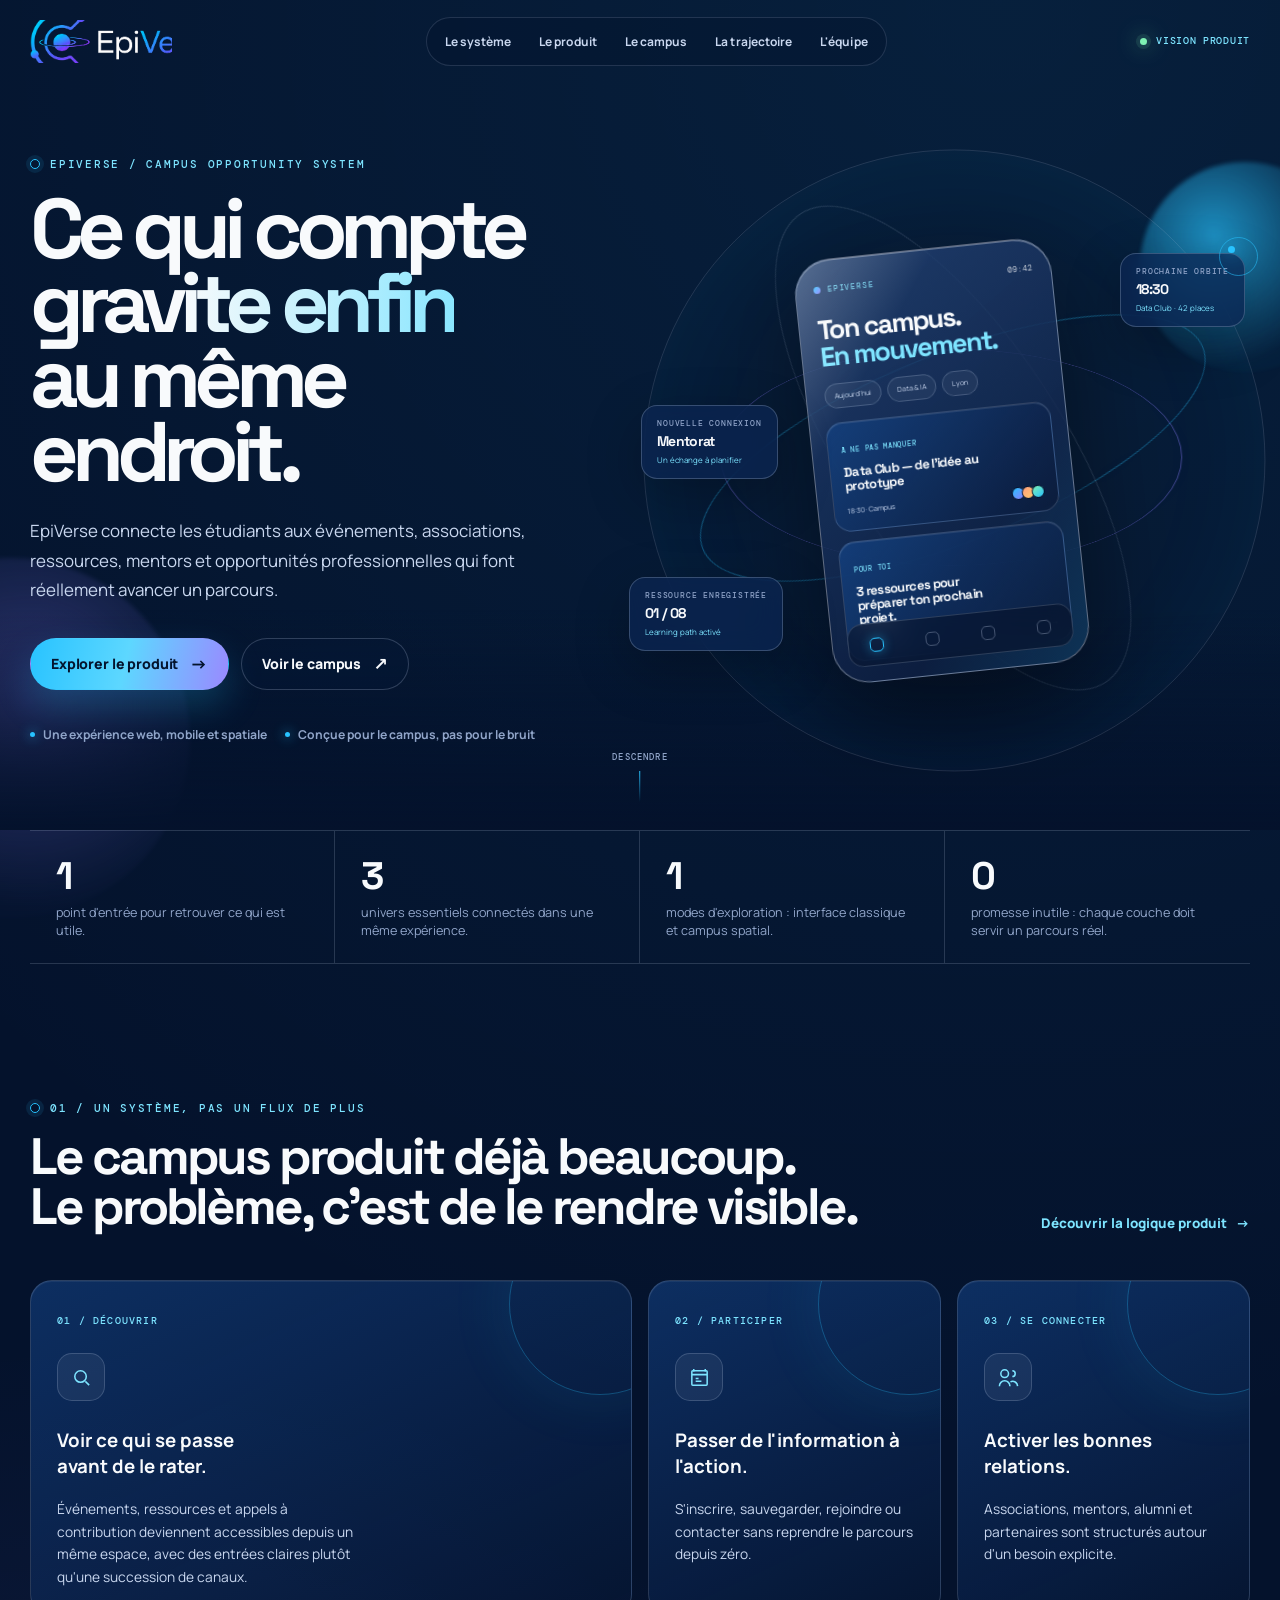
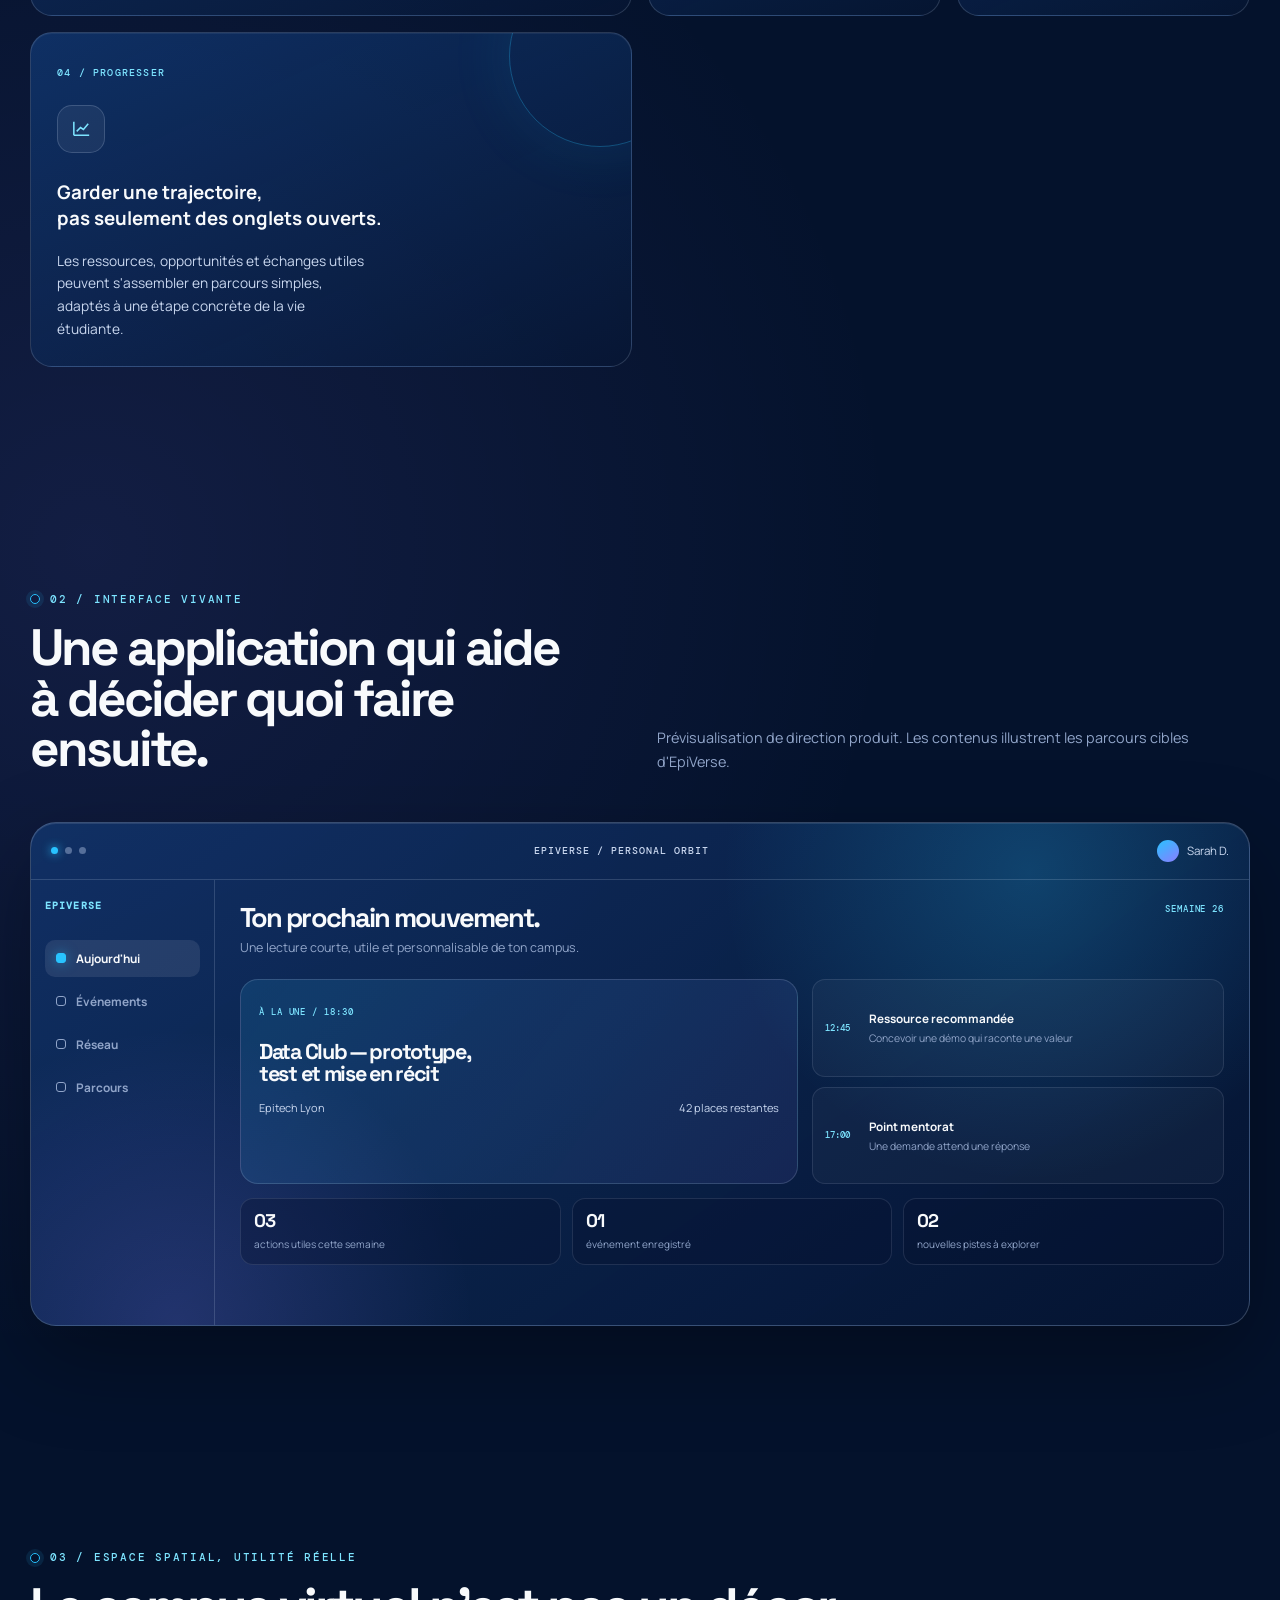
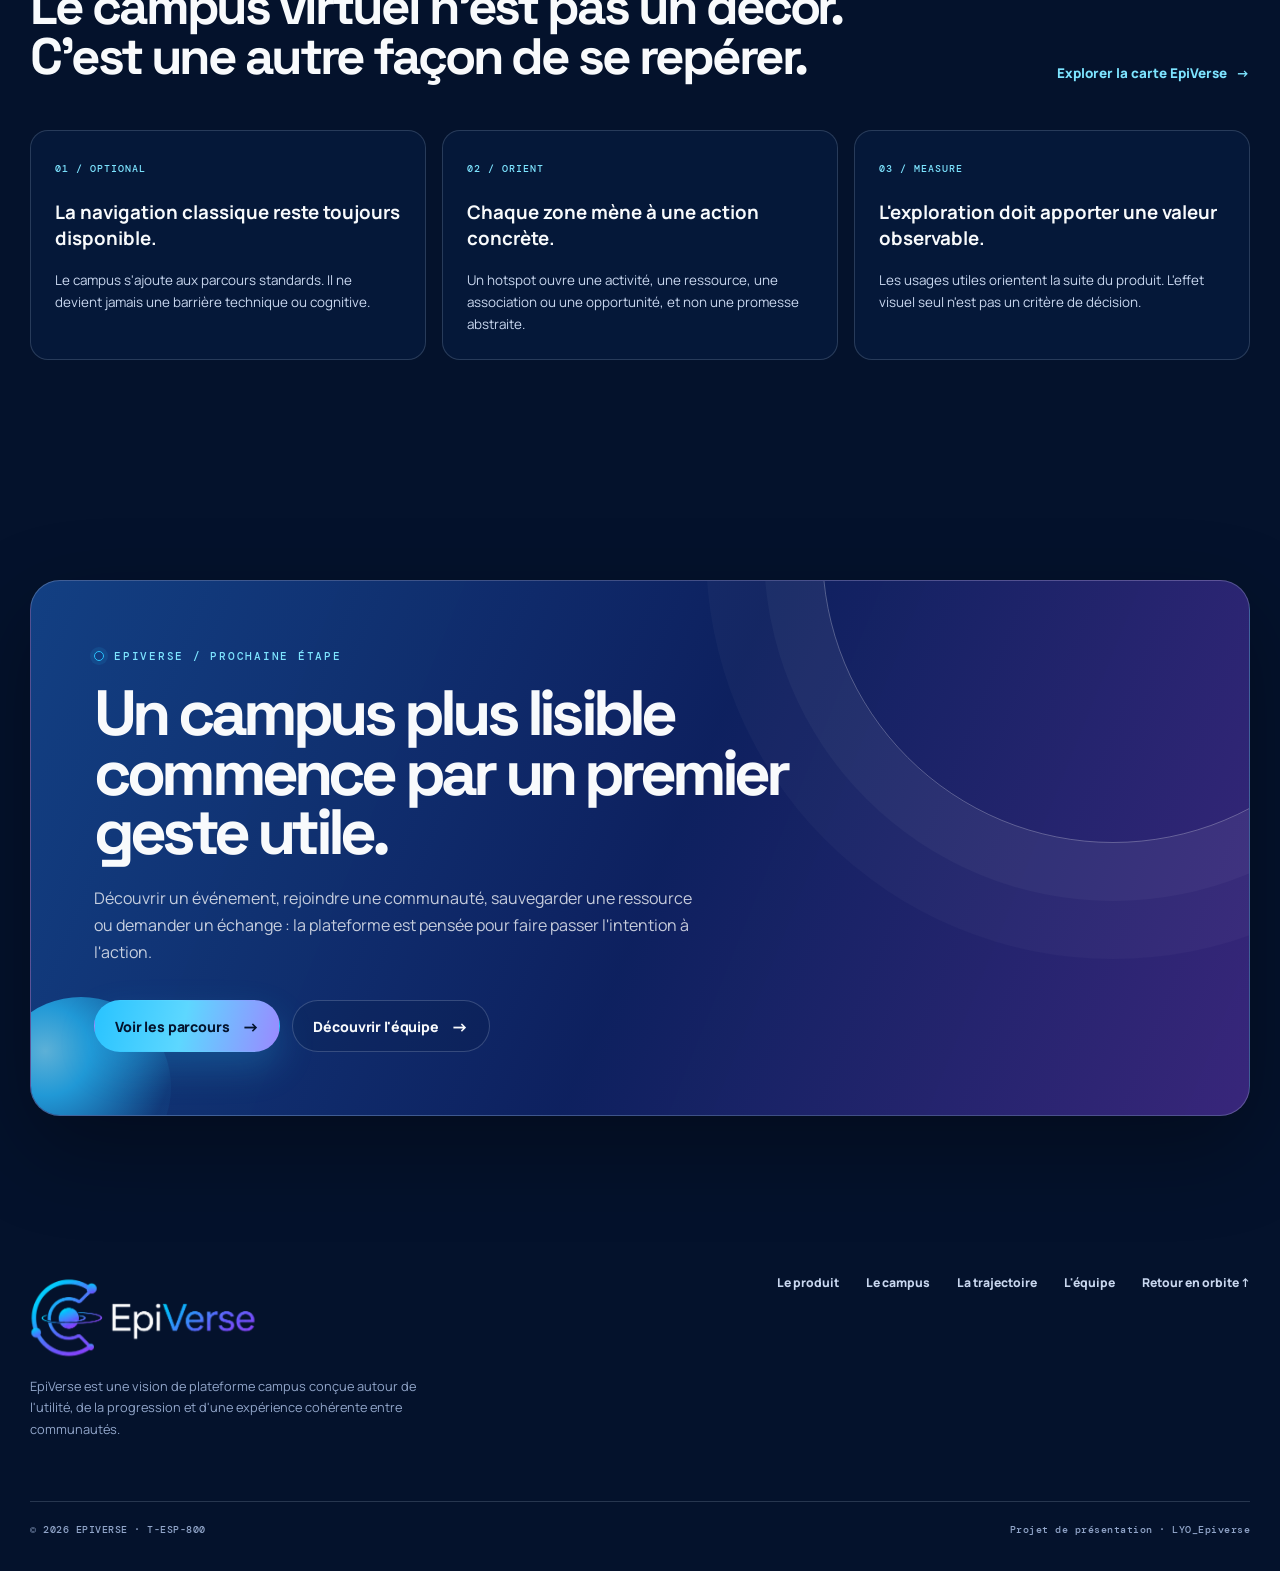
<file: index.html>
<!doctype html>
<html lang="fr">
<head>
  <meta charset="utf-8">
  <meta name="viewport" content="width=device-width, initial-scale=1">
  <meta name="description" content="EpiVerse relie les opportunités utiles du campus : événements, associations, ressources, mentorat et carrières.">
  <meta name="theme-color" content="#071A3D">
  <title>EpiVerse — Les opportunités du campus, enfin connectées.</title>
  <link rel="manifest" href="site.webmanifest">
  <link rel="icon" href="assets/epiverse-logo.png">
  <link rel="stylesheet" href="assets/styles.css">
</head>
<body id="top" data-page="home">
  <div class="progress-line" aria-hidden="true"></div>
  <canvas id="starfield" aria-hidden="true"></canvas>
  <div class="ambient-orb one" aria-hidden="true"></div><div class="ambient-orb two" aria-hidden="true"></div>

  <header class="site-header">
    <div class="container nav-shell">
      <a class="brand" href="index.html" aria-label="EpiVerse — accueil"><img src="assets/epiverse-logo.png" alt="EpiVerse"></a>
      <nav class="page-nav" aria-label="Navigation principale">
        <a href="#systeme">Le système</a>
        <a href="produit.html">Le produit</a>
        <a href="campus.html">Le campus</a>
        <a href="impact.html">La trajectoire</a>
        <a href="equipe.html">L'équipe</a>
      </nav>
      <div class="nav-status">Vision produit</div>
      <button class="nav-toggle" data-nav-toggle type="button" aria-label="Ouvrir le menu" aria-expanded="false"><span></span></button>
    </div>
  </header>
  <div class="mobile-panel" data-mobile-panel>
    <nav class="mobile-links" aria-label="Navigation mobile">
      <a href="index.html" aria-current="page">Accueil</a><a href="produit.html">Le produit</a><a href="campus.html">Le campus</a><a href="impact.html">La trajectoire</a><a href="equipe.html">L'équipe</a>
    </nav>
  </div>

  <main>
    <section class="hero" id="top">
      <div class="container hero-grid">
        <div class="reveal is-visible">
          <div class="eyebrow">EpiVerse / campus opportunity system</div>
          <h1 class="hero-title">Ce qui compte<br><span class="shimmer">gravite enfin</span><br>au même endroit.</h1>
          <p class="hero-copy">EpiVerse connecte les étudiants aux événements, associations, ressources, mentors et opportunités professionnelles qui font réellement avancer un parcours.</p>
          <div class="button-row">
            <a class="btn primary" href="produit.html"><span>Explorer le produit</span><span class="arrow">→</span></a>
            <a class="btn" href="campus.html"><span>Voir le campus</span><span class="arrow">↗</span></a>
          </div>
          <div class="hero-meta"><span>Une expérience web, mobile et spatiale</span><span>Conçue pour le campus, pas pour le bruit</span></div>
        </div>
        <div class="orbit-stage reveal delay-1 is-visible" aria-label="Prévisualisation de l'interface EpiVerse">
          <div class="orbit-arc"></div><div class="orbit-arc arc-two"></div>
          <div class="orbit-core">
            <div class="phone-top"><div class="phone-brand">EPIVERSE</div><div class="phone-time">09:42</div></div>
            <div class="phone-headline">Ton campus.<br><b>En mouvement.</b></div>
            <div class="phone-chip-row"><span class="phone-chip">Aujourd'hui</span><span class="phone-chip">Data & IA</span><span class="phone-chip">Lyon</span></div>
            <article class="phone-card"><span class="tag">À NE PAS MANQUER</span><h4>Data Club — de l'idée au prototype</h4><div class="phone-card-footer"><span>18:30 · Campus</span><span class="phone-avatar-row"><i class="phone-avatar"></i><i class="phone-avatar"></i><i class="phone-avatar"></i></span></div></article>
            <article class="phone-card"><span class="tag">POUR TOI</span><h4>3 ressources pour préparer ton prochain projet.</h4><div class="phone-card-footer"><span>Collection utile</span><span>→</span></div></article>
            <div class="phone-nav" aria-hidden="true"><i class="active"></i><i></i><i></i><i></i></div>
          </div>
          <div class="float-card one"><i class="radar"></i><label>Prochaine orbite</label><strong>18:30</strong><small>Data Club · 42 places</small></div>
          <div class="float-card two"><label>Ressource enregistrée</label><strong>01 / 08</strong><small>Learning path activé</small></div>
          <div class="float-card three"><label>Nouvelle connexion</label><strong>Mentorat</strong><small>Un échange à planifier</small></div>
        </div>
      </div>
      <div class="scroll-cue">Descendre</div>
    </section>

    <section class="container" aria-label="Repères EpiVerse">
      <div class="data-rail reveal">
        <div><strong data-counter="1">1</strong><span>point d'entrée pour retrouver ce qui est utile.</span></div>
        <div><strong data-counter="5">5</strong><span>univers essentiels connectés dans une même expérience.</span></div>
        <div><strong data-counter="2">2</strong><span>modes d'exploration : interface classique et campus spatial.</span></div>
        <div><strong>0</strong><span>promesse inutile : chaque couche doit servir un parcours réel.</span></div>
      </div>
    </section>

    <section class="section" id="systeme">
      <div class="container">
        <div class="section-top reveal">
          <div><div class="section-kicker">01 / un système, pas un flux de plus</div><h2 class="h2">Le campus produit déjà beaucoup.<br>Le problème, c'est de le <span>rendre visible.</span></h2></div>
          <a class="text-link" href="produit.html">Découvrir la logique produit <span>→</span></a>
        </div>
        <div class="feature-grid">
          <article class="feature-card wide reveal" data-tilt><span class="index">01 / DÉCOUVRIR</span><div class="icon-box"><svg viewBox="0 0 24 24" fill="none" stroke-width="1.6"><circle cx="11" cy="11" r="6"></circle><path d="m16 16 4 4"></path></svg></div><h3>Voir ce qui se passe<br>avant de le rater.</h3><p>Événements, ressources et appels à contribution deviennent accessibles depuis un même espace, avec des entrées claires plutôt qu'une succession de canaux.</p></article>
          <article class="feature-card small reveal delay-1" data-tilt><span class="index">02 / PARTICIPER</span><div class="icon-box"><svg viewBox="0 0 24 24" fill="none" stroke-width="1.6"><path d="M6 3v3M18 3v3M4 9h16M5 5h14a1 1 0 0 1 1 1v13a1 1 0 0 1-1 1H5a1 1 0 0 1-1-1V6a1 1 0 0 1 1-1Z"></path><path d="M8 13h3M8 16h6"></path></svg></div><h3>Passer de l'information à l'action.</h3><p>S'inscrire, sauvegarder, rejoindre ou contacter sans reprendre le parcours depuis zéro.</p></article>
          <article class="feature-card small reveal delay-2" data-tilt><span class="index">03 / SE CONNECTER</span><div class="icon-box"><svg viewBox="0 0 24 24" fill="none" stroke-width="1.6"><path d="M8 12a4 4 0 1 0 0-8 4 4 0 0 0 0 8ZM16 11a3 3 0 1 0 0-6"></path><path d="M2.5 21a5.5 5.5 0 0 1 11 0M14 16.5a5.2 5.2 0 0 1 7.5 4.5"></path></svg></div><h3>Activer les bonnes relations.</h3><p>Associations, mentors, alumni et partenaires sont structurés autour d'un besoin explicite.</p></article>
          <article class="feature-card wide reveal" data-tilt><span class="index">04 / PROGRESSER</span><div class="icon-box"><svg viewBox="0 0 24 24" fill="none" stroke-width="1.6"><path d="M4 19V5M4 19h16"></path><path d="m7 15 4-4 3 2 5-6"></path></svg></div><h3>Garder une trajectoire,<br>pas seulement des onglets ouverts.</h3><p>Les ressources, opportunités et échanges utiles peuvent s'assembler en parcours simples, adaptés à une étape concrète de la vie étudiante.</p></article>
        </div>
      </div>
    </section>

    <section class="section tight">
      <div class="container">
        <div class="section-top reveal"><div><div class="section-kicker">02 / interface vivante</div><h2 class="h2">Une application qui aide<br>à décider <span>quoi faire ensuite.</span></h2></div><p class="microcopy">Prévisualisation de direction produit. Les contenus illustrent les parcours cibles d'EpiVerse.</p></div>
        <div class="dashboard reveal">
          <div class="dash-topbar"><div class="dash-dots"><i></i><i></i><i></i></div><div class="dash-title">EpiVerse / personal orbit</div><div class="dash-user"><span></span>Sarah D.</div></div>
          <div class="dash-body">
            <aside class="dash-sidebar"><div class="dash-logo">EPIVERSE</div><div class="dash-nav" role="tablist" aria-label="Modules EpiVerse"><button type="button" class="active" data-dashboard-tab="today" aria-selected="true">Aujourd'hui</button><button type="button" data-dashboard-tab="events">Événements</button><button type="button" data-dashboard-tab="network">Réseau</button><button type="button" data-dashboard-tab="progress">Parcours</button></div></aside>
            <div class="dash-main">
              <div class="dash-copy"><div><h3>Ton prochain mouvement.</h3><p>Une lecture courte, utile et personnalisable de ton campus.</p></div><span class="dash-week">SEMAINE 26</span></div>
              <div class="dash-module active" data-dashboard-module="today"><div class="dash-feature"><article class="dash-event"><span class="mini-label">À LA UNE / 18:30</span><h4>Data Club — prototype, test et mise en récit</h4><div class="event-foot"><span>Epitech Lyon</span><span>42 places restantes</span></div></article><div class="mini-schedule"><div class="schedule-row"><time>12:45</time><div><strong>Ressource recommandée</strong><span>Concevoir une démo qui raconte une valeur</span></div></div><div class="schedule-row"><time>17:00</time><div><strong>Point mentorat</strong><span>Une demande attend une réponse</span></div></div></div></div><div class="dash-stats"><div class="dash-stat"><strong>03</strong><span>actions utiles cette semaine</span></div><div class="dash-stat"><strong>01</strong><span>événement enregistré</span></div><div class="dash-stat"><strong>02</strong><span>nouvelles pistes à explorer</span></div></div></div>
              <div class="dash-module" data-dashboard-module="events"><div class="dash-feature"><article class="dash-event"><span class="mini-label">AGENDA CONNECTÉ</span><h4>Des événements qui trouvent leur public.</h4><div class="event-foot"><span>Filtres par intérêt</span><span>→</span></div></article><div class="mini-schedule"><div class="schedule-row"><time>MAR</time><div><strong>Build your API</strong><span>Workshop · Tech</span></div></div><div class="schedule-row"><time>JEU</time><div><strong>Data Drinks</strong><span>Networking · Community</span></div></div></div></div></div>
              <div class="dash-module" data-dashboard-module="network"><div class="dash-feature"><article class="dash-event"><span class="mini-label">CONNEXIONS UTILES</span><h4>Le bon échange, au bon moment.</h4><div class="event-foot"><span>Mentors · associations · alumni</span><span>→</span></div></article><div class="mini-schedule"><div class="schedule-row"><time>01</time><div><strong>Demande de mentorat</strong><span>Architecture cloud · 30 min</span></div></div><div class="schedule-row"><time>02</time><div><strong>Association à rejoindre</strong><span>Open source club</span></div></div></div></div></div>
              <div class="dash-module" data-dashboard-module="progress"><div class="dash-feature"><article class="dash-event"><span class="mini-label">PARCOURS</span><h4>Ce qui t'aide à avancer, conservé au même endroit.</h4><div class="event-foot"><span>Ressources · projets · offres</span><span>→</span></div></article><div class="mini-schedule"><div class="schedule-row"><time>01</time><div><strong>Préparer un portfolio</strong><span>4 étapes recommandées</span></div></div><div class="schedule-row"><time>02</time><div><strong>Explorer les opportunités</strong><span>3 offres pertinentes</span></div></div></div></div></div>
            </div>
          </div>
        </div>
      </div>
    </section>

    <section class="section">
      <div class="container">
        <div class="section-top reveal"><div><div class="section-kicker">03 / espace spatial, utilité réelle</div><h2 class="h2">Le campus virtuel n'est pas un décor.<br>C'est une autre façon de <span>se repérer.</span></h2></div><a class="text-link" href="campus.html">Explorer la carte EpiVerse <span>→</span></a></div>
        <div class="principle-grid">
          <article class="principle reveal"><span class="number">01 / OPTIONAL</span><h3>La navigation classique reste toujours disponible.</h3><p>Le campus s'ajoute aux parcours standards. Il ne devient jamais une barrière technique ou cognitive.</p></article>
          <article class="principle reveal delay-1"><span class="number">02 / ORIENT</span><h3>Chaque zone mène à une action concrète.</h3><p>Un hotspot ouvre une activité, une ressource, une association ou une opportunité, et non une promesse abstraite.</p></article>
          <article class="principle reveal delay-2"><span class="number">03 / MEASURE</span><h3>L'exploration doit apporter une valeur observable.</h3><p>Les usages utiles orientent la suite du produit. L'effet visuel seul n'est pas un critère de décision.</p></article>
        </div>
      </div>
    </section>

    <section class="section tight">
      <div class="container"><div class="callout reveal"><div class="eyebrow">EpiVerse / prochaine étape</div><h2>Un campus plus lisible commence par un premier <span>geste utile.</span></h2><p>Découvrir un événement, rejoindre une communauté, sauvegarder une ressource ou demander un échange : la plateforme est pensée pour faire passer l'intention à l'action.</p><div class="button-row"><a class="btn primary" href="produit.html">Voir les parcours <span class="arrow">→</span></a><a class="btn" href="equipe.html">Découvrir l'équipe <span class="arrow">→</span></a></div></div></div>
    </section>
  </main>

  <footer class="site-footer"><div class="container"><div class="footer-top"><div><a class="footer-brand" href="index.html"><img src="assets/epiverse-logo.png" alt="EpiVerse"></a><p class="footer-note">EpiVerse est une vision de plateforme campus conçue autour de l'utilité, de la progression et d'une expérience cohérente entre communautés.</p></div><nav class="footer-links" aria-label="Liens de pied de page"><a href="produit.html">Le produit</a><a href="campus.html">Le campus</a><a href="impact.html">La trajectoire</a><a href="equipe.html">L'équipe</a><a href="#top">Retour en orbite ↑</a></nav></div><div class="footer-bottom"><span>© <span data-current-year></span> EPIVERSE · T-ESP-800</span><span>Projet de présentation · LYO_Epiverse</span></div></div></footer>
  <script src="assets/app.js"></script>
</body>
</html>
</file>
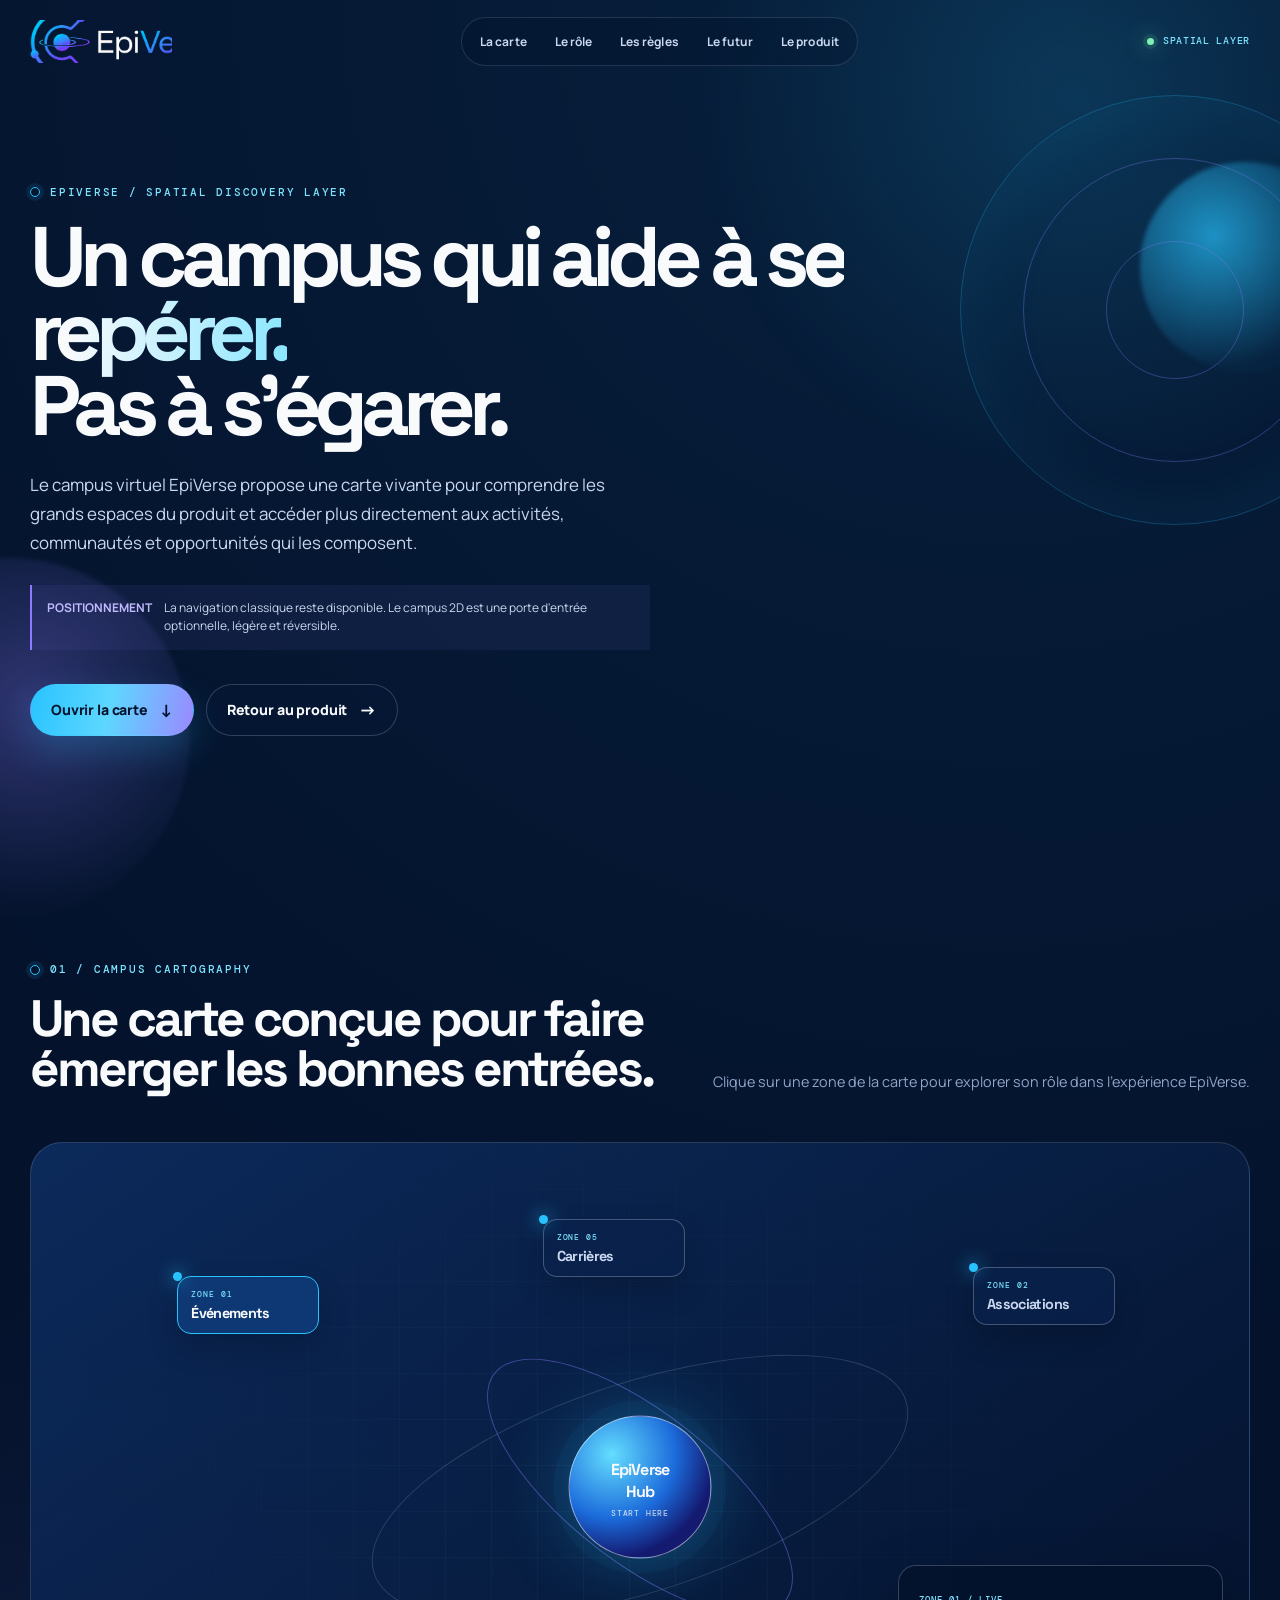
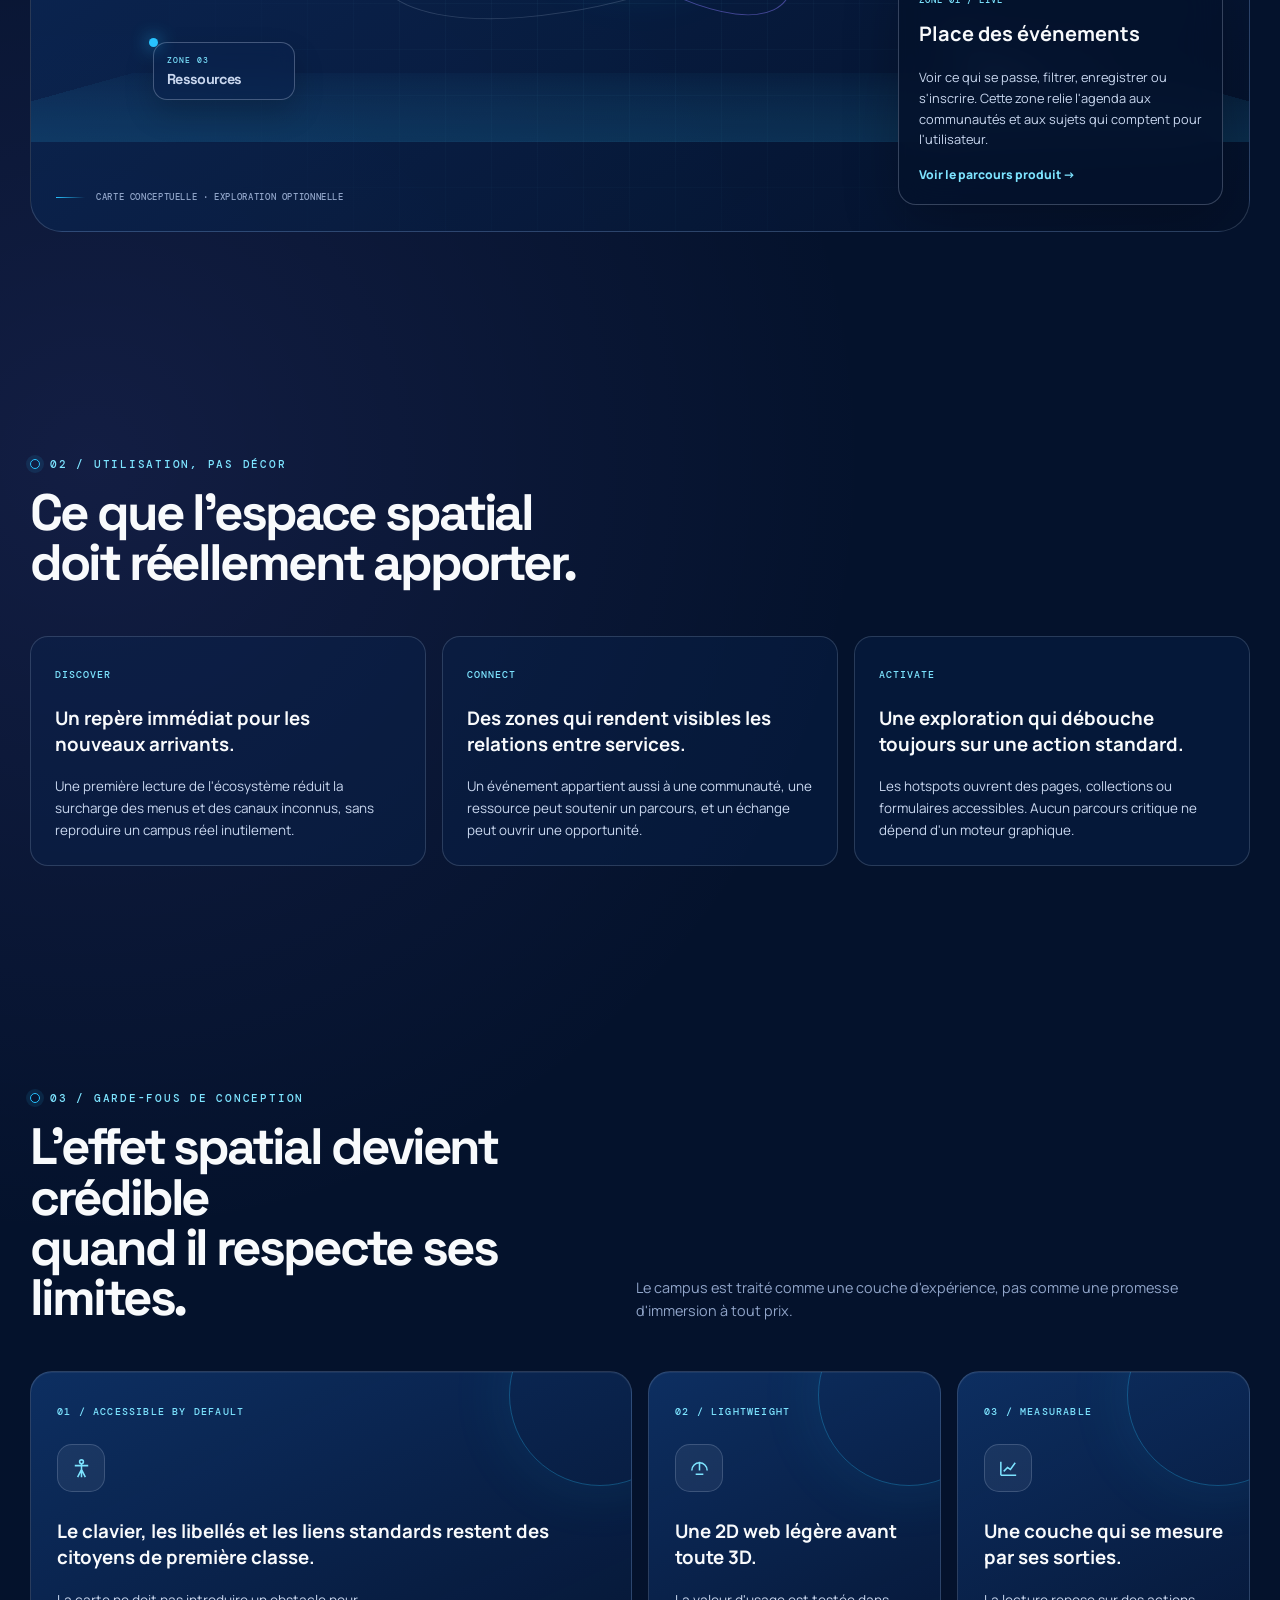
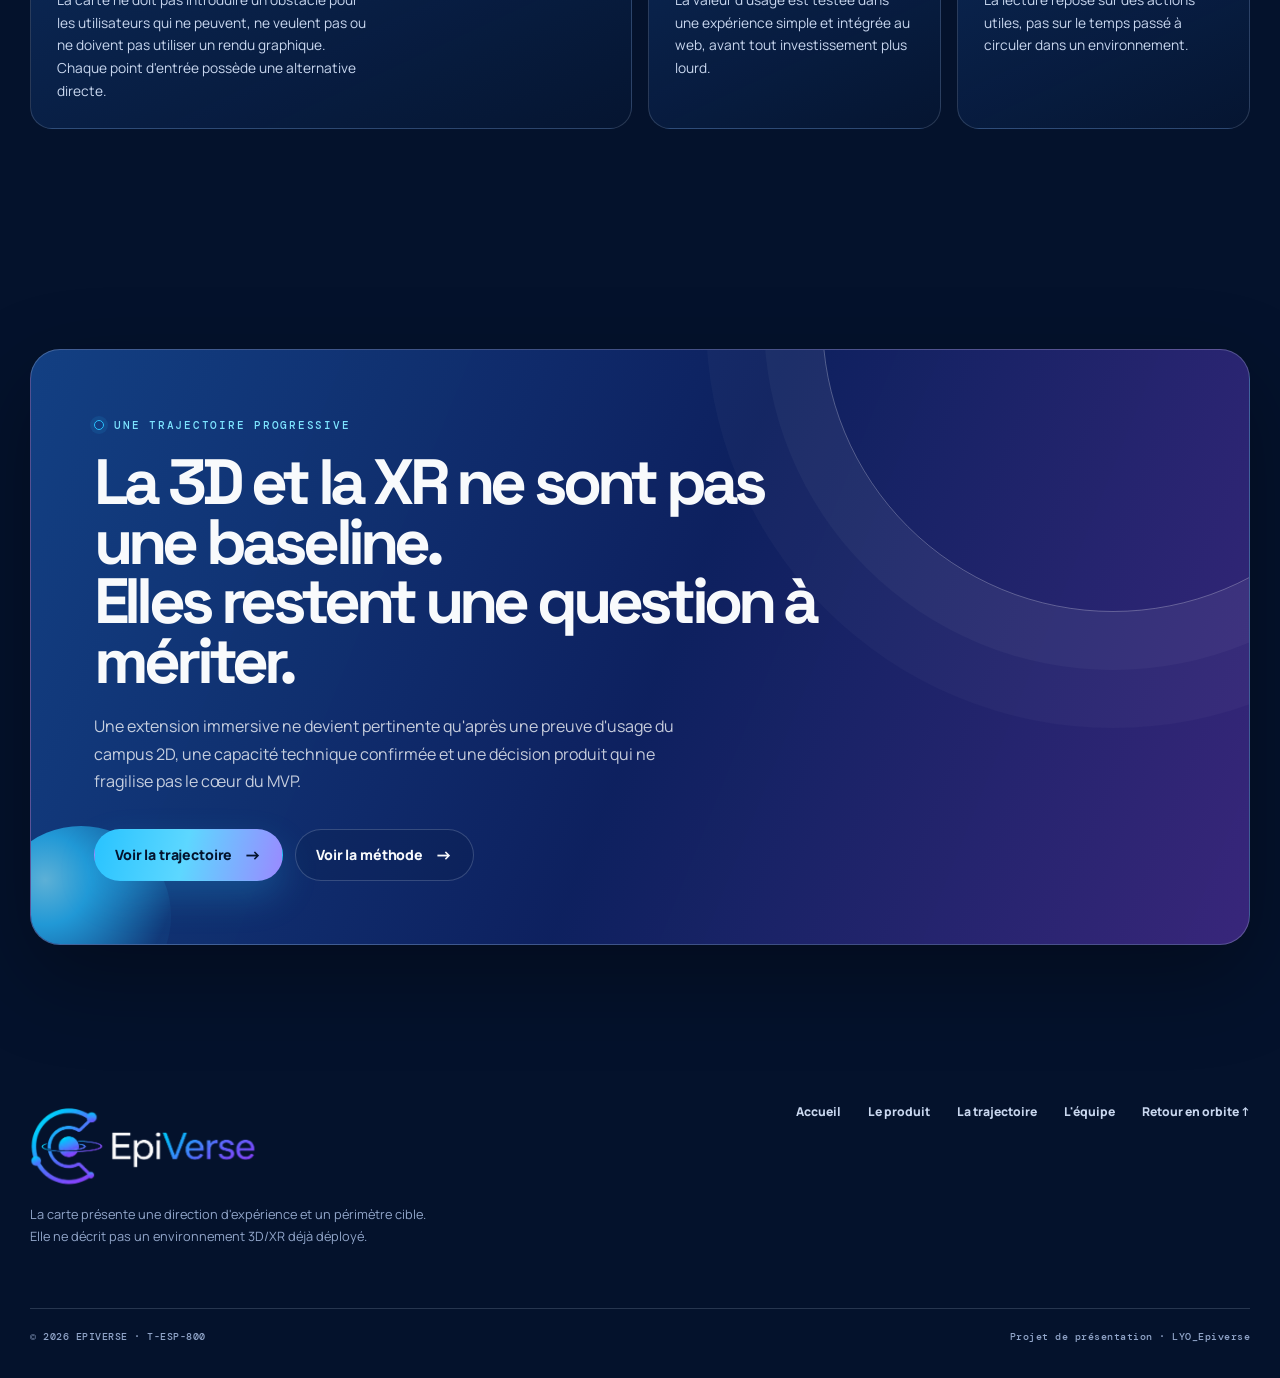
<file: campus.html>
<!doctype html>
<html lang="fr">
<head>
  <meta charset="utf-8"><meta name="viewport" content="width=device-width, initial-scale=1"><meta name="description" content="Le campus virtuel EpiVerse est une couche optionnelle de découverte, utile et accessible."><meta name="theme-color" content="#071A3D"><title>EpiVerse — Le campus</title><link rel="manifest" href="site.webmanifest"><link rel="icon" href="assets/epiverse-logo.png"><link rel="stylesheet" href="assets/styles.css">
</head>
<body id="top" data-page="campus">
  <div class="progress-line" aria-hidden="true"></div><canvas id="starfield" aria-hidden="true"></canvas><div class="ambient-orb one" aria-hidden="true"></div><div class="ambient-orb two" aria-hidden="true"></div>
  <header class="site-header"><div class="container nav-shell"><a class="brand" href="index.html" aria-label="EpiVerse — accueil"><img src="assets/epiverse-logo.png" alt="EpiVerse"></a><nav class="page-nav" aria-label="Navigation campus"><a href="#carte">La carte</a><a href="#role">Le rôle</a><a href="#principes">Les règles</a><a href="#futur">Le futur</a><a href="produit.html">Le produit</a></nav><div class="nav-status">Spatial layer</div><button class="nav-toggle" data-nav-toggle type="button" aria-label="Ouvrir le menu" aria-expanded="false"><span></span></button></div></header>
  <div class="mobile-panel" data-mobile-panel><nav class="mobile-links" aria-label="Navigation mobile"><a href="index.html">Accueil</a><a href="produit.html">Le produit</a><a href="campus.html" aria-current="page">Le campus</a><a href="impact.html">La trajectoire</a><a href="equipe.html">L'équipe</a></nav></div>
  <main>
    <section class="page-hero"><div class="side-orbit" aria-hidden="true"></div><div class="container"><div class="eyebrow reveal is-visible">EpiVerse / spatial discovery layer</div><h1 class="hero-title reveal delay-1 is-visible">Un campus qui aide à <span class="shimmer">se repérer.</span><br>Pas à s'égarer.</h1><p class="hero-copy reveal delay-2 is-visible">Le campus virtuel EpiVerse propose une carte vivante pour comprendre les grands espaces du produit et accéder plus directement aux activités, communautés et opportunités qui les composent.</p><div class="notice reveal delay-3 is-visible"><b>POSITIONNEMENT</b><span>La navigation classique reste disponible. Le campus 2D est une porte d'entrée optionnelle, légère et réversible.</span></div><div class="button-row reveal delay-3 is-visible"><a class="btn primary" href="#carte">Ouvrir la carte <span class="arrow">↓</span></a><a class="btn" href="produit.html">Retour au produit <span class="arrow">→</span></a></div></div></section>

    <section class="section" id="carte"><div class="container"><div class="section-top reveal"><div><div class="section-kicker">01 / campus cartography</div><h2 class="h2">Une carte conçue pour faire<br>émerger les <span>bonnes entrées.</span></h2></div><p class="microcopy">Clique sur une zone de la carte pour explorer son rôle dans l'expérience EpiVerse.</p></div><div class="campus-map reveal" role="region" aria-label="Carte interactive conceptuelle du campus EpiVerse"><div class="map-horizon" aria-hidden="true"></div><div class="map-orbit" aria-hidden="true"></div><div class="map-orbit inner" aria-hidden="true"></div><div class="map-center"><div><strong>EpiVerse<br>Hub</strong><small>START HERE</small></div></div><button class="hotspot spot-events active" type="button" data-hotspot data-zone-id="ZONE 01 / LIVE" data-zone-title="Place des événements" data-zone-text="Voir ce qui se passe, filtrer, enregistrer ou s'inscrire. Cette zone relie l'agenda aux communautés et aux sujets qui comptent pour l'utilisateur." data-zone-link="produit.html"><span class="map-id">ZONE 01</span><strong>Événements</strong></button><button class="hotspot spot-assos" type="button" data-hotspot data-zone-id="ZONE 02 / COMMUNITY" data-zone-title="Quartier des associations" data-zone-text="Découvrir les communautés, leurs activités et les façons de participer. La carte ne remplace pas une fiche : elle rend l'écosystème plus visible." data-zone-link="produit.html"><span class="map-id">ZONE 02</span><strong>Associations</strong></button><button class="hotspot spot-resources" type="button" data-hotspot data-zone-id="ZONE 03 / LIBRARY" data-zone-title="Bibliothèque de ressources" data-zone-text="Accéder à des collections utiles, à une recherche ciblée et aux contenus déjà sauvegardés sans repartir de canaux dispersés." data-zone-link="produit.html"><span class="map-id">ZONE 03</span><strong>Ressources</strong></button><button class="hotspot spot-mentors" type="button" data-hotspot data-zone-id="ZONE 04 / PEOPLE" data-zone-title="Espace mentorat" data-zone-text="Mettre en scène les connexions utiles sans gamifier la relation : un profil, un besoin, un cadre d'échange et une action explicite." data-zone-link="produit.html"><span class="map-id">ZONE 04</span><strong>Mentorat</strong></button><button class="hotspot spot-careers" type="button" data-hotspot data-zone-id="ZONE 05 / NEXT" data-zone-title="Passerelle carrières" data-zone-text="Explorer les opportunités professionnelles dans la continuité des projets, compétences, ressources et interactions déjà engagées." data-zone-link="produit.html"><span class="map-id">ZONE 05</span><strong>Carrières</strong></button><div class="map-detail" data-map-detail><span class="detail-kicker" data-detail-kicker>ZONE 01 / LIVE</span><h3 data-detail-title>Place des événements</h3><p data-detail-text>Voir ce qui se passe, filtrer, enregistrer ou s'inscrire. Cette zone relie l'agenda aux communautés et aux sujets qui comptent pour l'utilisateur.</p><a data-detail-link href="produit.html">Voir le parcours produit →</a></div><div class="map-legend">CARTE CONCEPTUELLE · EXPLORATION OPTIONNELLE</div></div></div></section>

    <section class="section tight" id="role"><div class="container"><div class="section-top reveal"><div><div class="section-kicker">02 / utilisation, pas décor</div><h2 class="h2">Ce que l'espace spatial<br>doit réellement <span>apporter.</span></h2></div></div><div class="principle-grid"><article class="principle reveal"><span class="number">DISCOVER</span><h3>Un repère immédiat pour les nouveaux arrivants.</h3><p>Une première lecture de l'écosystème réduit la surcharge des menus et des canaux inconnus, sans reproduire un campus réel inutilement.</p></article><article class="principle reveal delay-1"><span class="number">CONNECT</span><h3>Des zones qui rendent visibles les relations entre services.</h3><p>Un événement appartient aussi à une communauté, une ressource peut soutenir un parcours, et un échange peut ouvrir une opportunité.</p></article><article class="principle reveal delay-2"><span class="number">ACTIVATE</span><h3>Une exploration qui débouche toujours sur une action standard.</h3><p>Les hotspots ouvrent des pages, collections ou formulaires accessibles. Aucun parcours critique ne dépend d'un moteur graphique.</p></article></div></div></section>

    <section class="section" id="principes"><div class="container"><div class="section-top reveal"><div><div class="section-kicker">03 / garde-fous de conception</div><h2 class="h2">L'effet spatial devient crédible<br>quand il respecte <span>ses limites.</span></h2></div><p class="microcopy">Le campus est traité comme une couche d'expérience, pas comme une promesse d'immersion à tout prix.</p></div><div class="feature-grid"><article class="feature-card wide reveal" data-tilt><span class="index">01 / ACCESSIBLE BY DEFAULT</span><div class="icon-box"><svg viewBox="0 0 24 24" fill="none" stroke-width="1.6"><circle cx="12" cy="5" r="2"></circle><path d="M5 9h14M12 7v14M8 21l4-8 4 8"></path></svg></div><h3>Le clavier, les libellés et les liens standards restent des citoyens de première classe.</h3><p>La carte ne doit pas introduire un obstacle pour les utilisateurs qui ne peuvent, ne veulent pas ou ne doivent pas utiliser un rendu graphique. Chaque point d'entrée possède une alternative directe.</p></article><article class="feature-card small reveal delay-1" data-tilt><span class="index">02 / LIGHTWEIGHT</span><div class="icon-box"><svg viewBox="0 0 24 24" fill="none" stroke-width="1.6"><path d="M4 14a8 8 0 0 1 16 0"></path><path d="M12 14V5M8 18h8"></path></svg></div><h3>Une 2D web légère avant toute 3D.</h3><p>La valeur d'usage est testée dans une expérience simple et intégrée au web, avant tout investissement plus lourd.</p></article><article class="feature-card small reveal delay-2" data-tilt><span class="index">03 / MEASURABLE</span><div class="icon-box"><svg viewBox="0 0 24 24" fill="none" stroke-width="1.6"><path d="M4 19V5M4 19h16"></path><path d="M7 15l4-4 3 2 5-7"></path></svg></div><h3>Une couche qui se mesure par ses sorties.</h3><p>La lecture repose sur des actions utiles, pas sur le temps passé à circuler dans un environnement.</p></article></div></div></section>

    <section class="section tight" id="futur"><div class="container"><div class="callout reveal"><div class="eyebrow">Une trajectoire progressive</div><h2>La 3D et la XR ne sont pas une baseline.<br>Elles restent une <span>question à mériter.</span></h2><p>Une extension immersive ne devient pertinente qu'après une preuve d'usage du campus 2D, une capacité technique confirmée et une décision produit qui ne fragilise pas le cœur du MVP.</p><div class="button-row"><a class="btn primary" href="impact.html">Voir la trajectoire <span class="arrow">→</span></a><a class="btn" href="equipe.html">Voir la méthode <span class="arrow">→</span></a></div></div></div></section>
  </main>
  <footer class="site-footer"><div class="container"><div class="footer-top"><div><a class="footer-brand" href="index.html"><img src="assets/epiverse-logo.png" alt="EpiVerse"></a><p class="footer-note">La carte présente une direction d'expérience et un périmètre cible. Elle ne décrit pas un environnement 3D/XR déjà déployé.</p></div><nav class="footer-links" aria-label="Liens de pied de page"><a href="index.html">Accueil</a><a href="produit.html">Le produit</a><a href="impact.html">La trajectoire</a><a href="equipe.html">L'équipe</a><a href="#top">Retour en orbite ↑</a></nav></div><div class="footer-bottom"><span>© <span data-current-year></span> EPIVERSE · T-ESP-800</span><span>Projet de présentation · LYO_Epiverse</span></div></div></footer><script src="assets/app.js"></script>
</body></html>
</file>
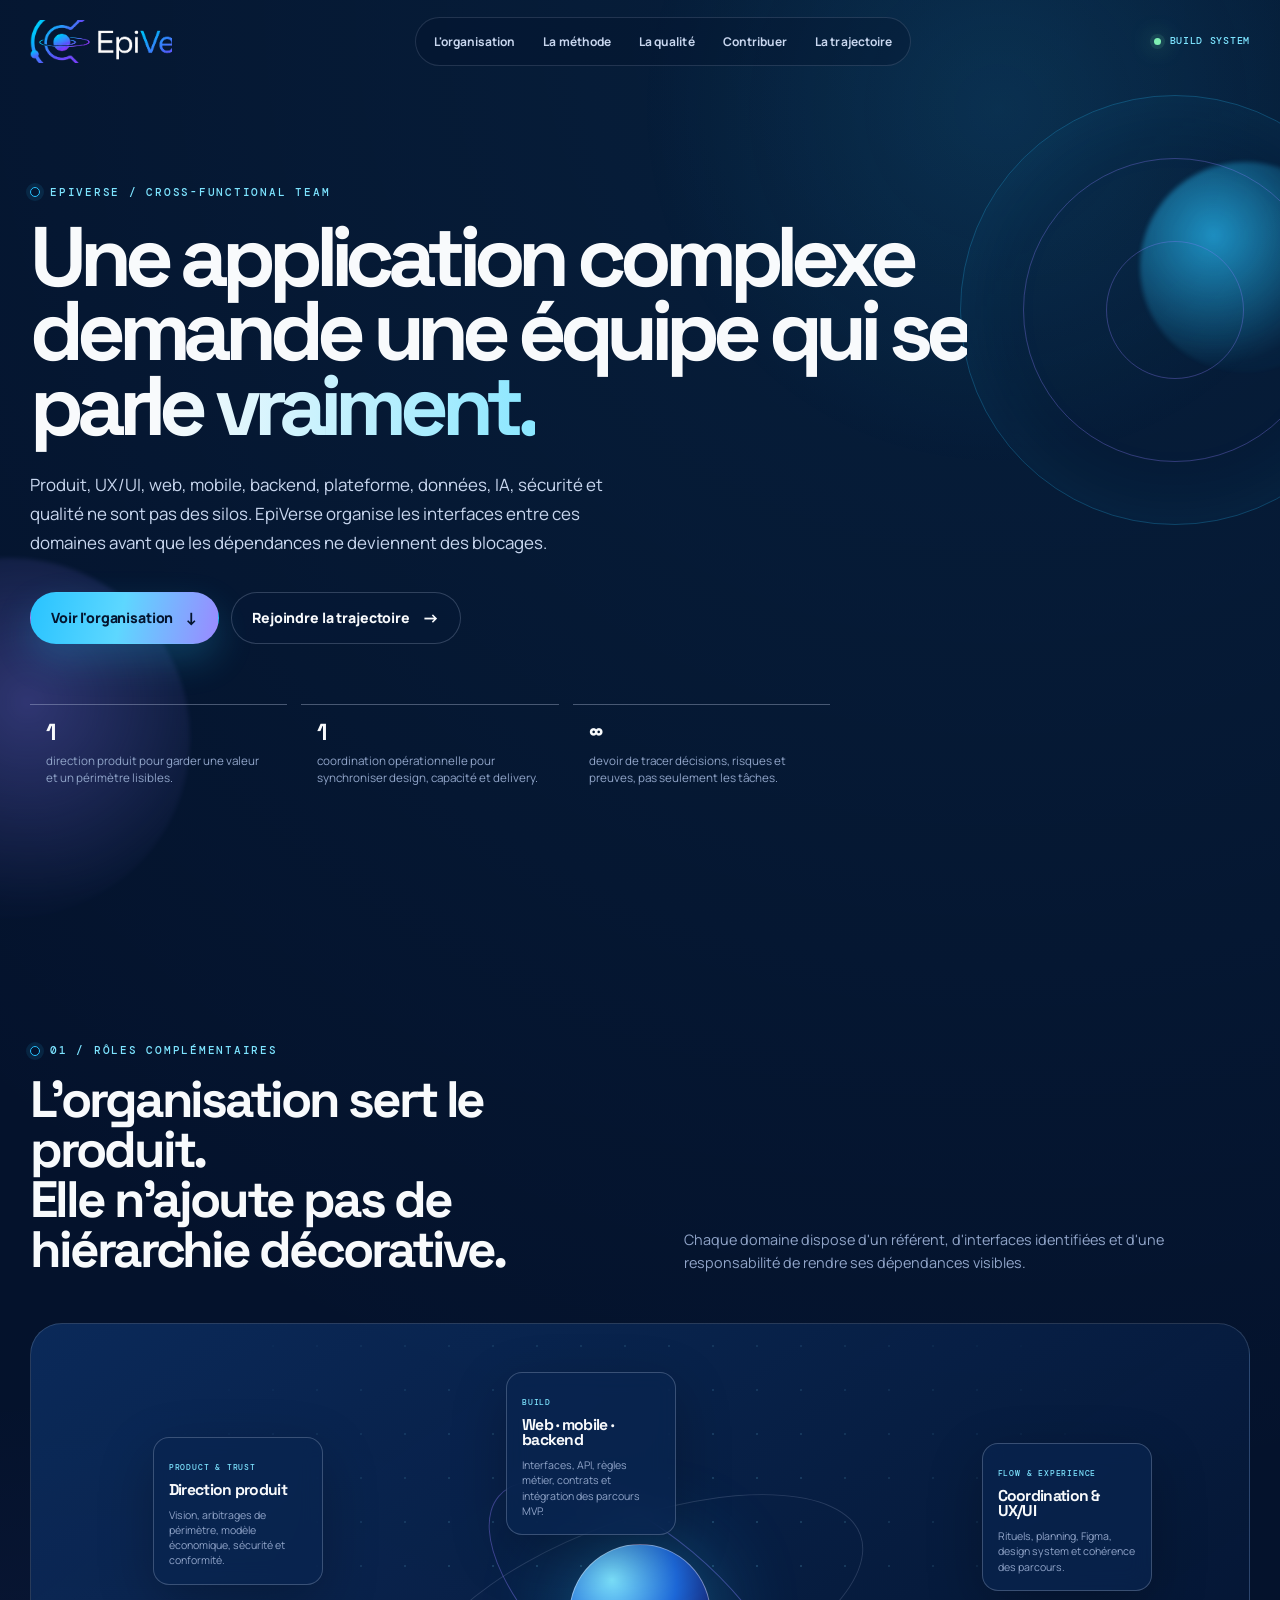
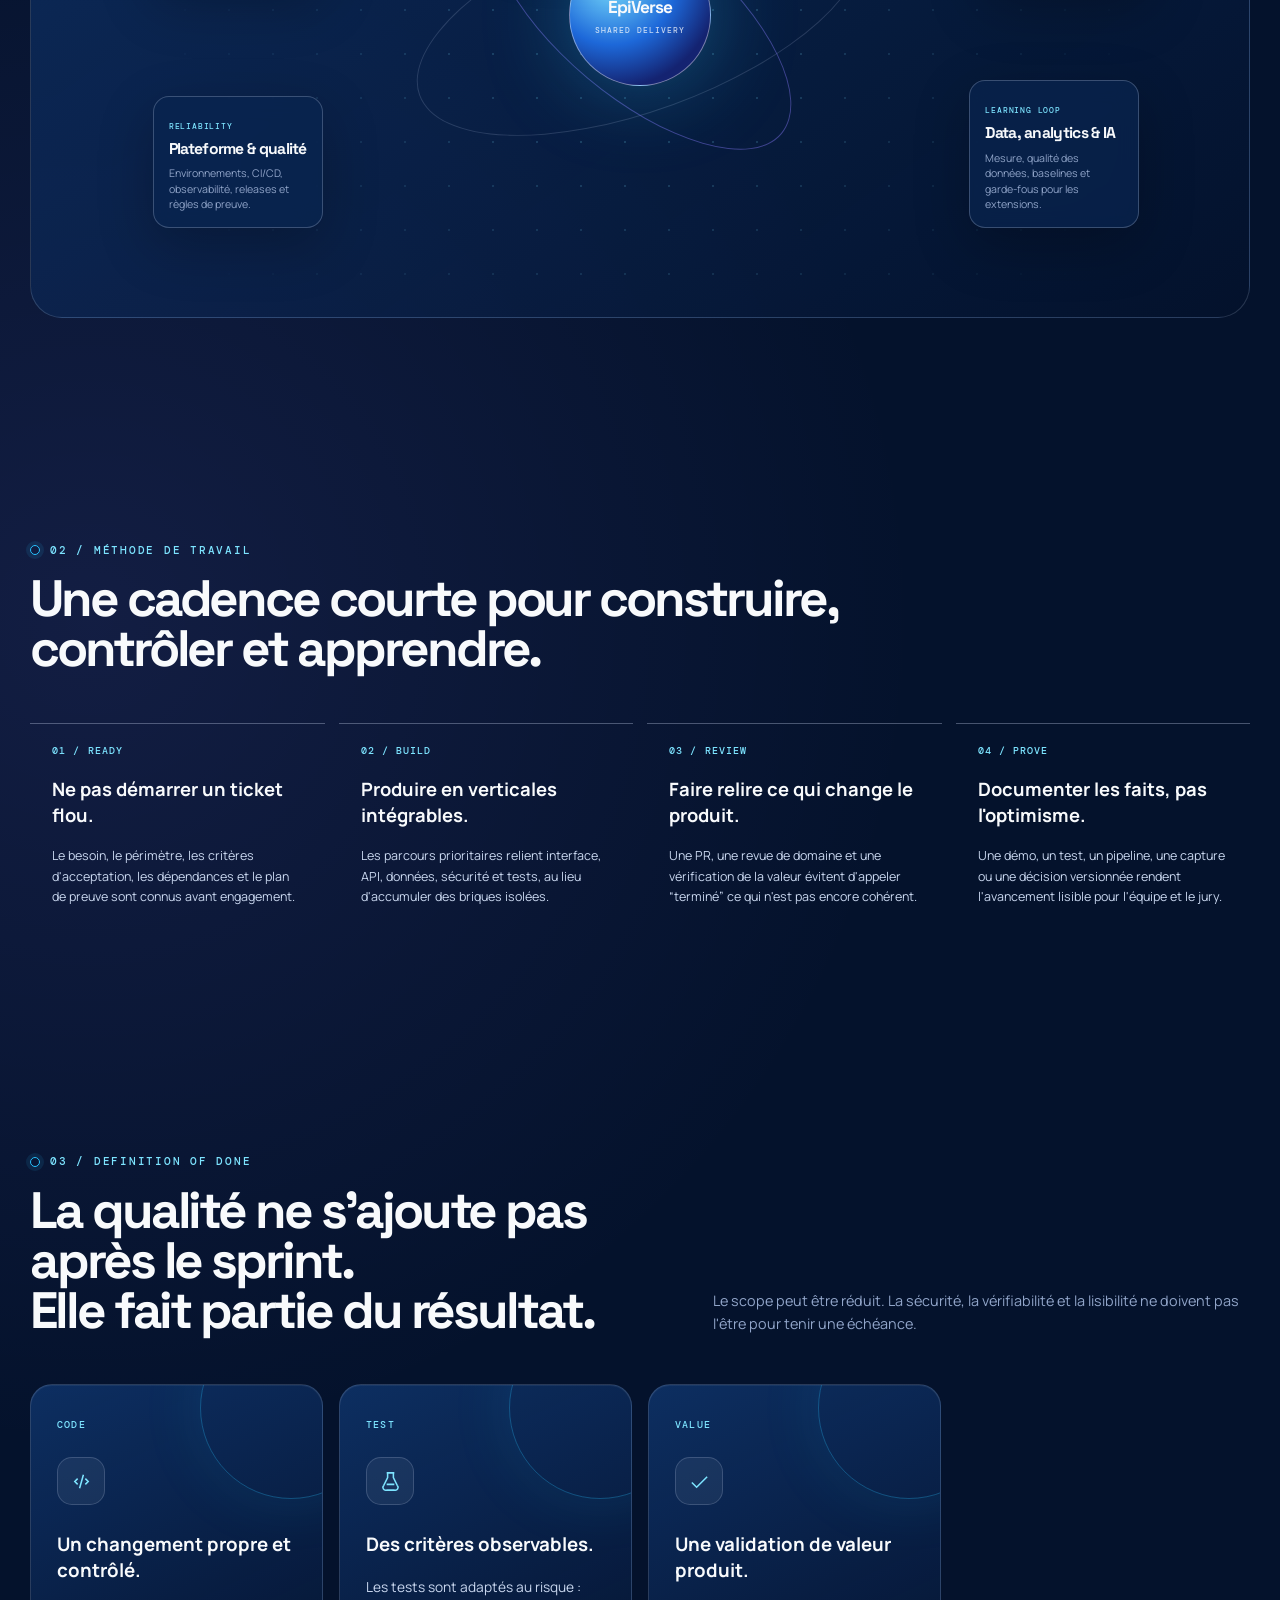
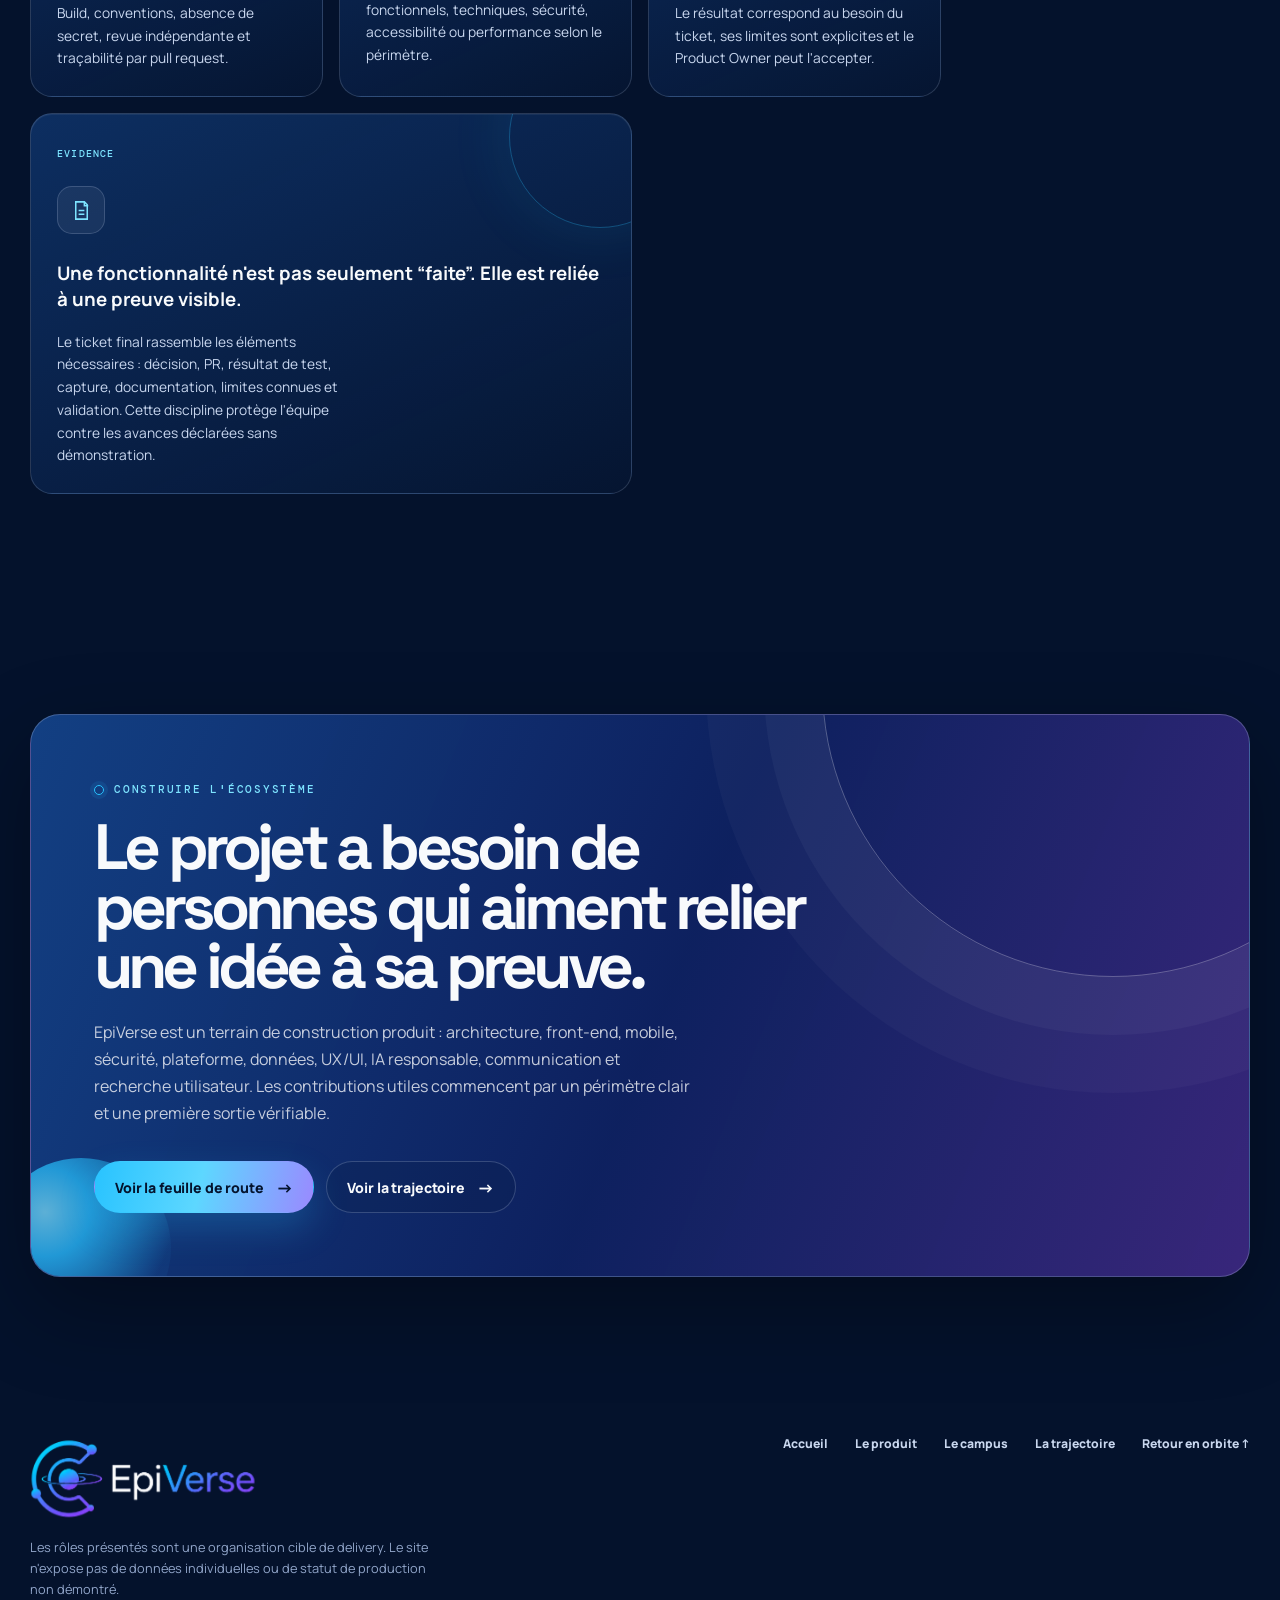
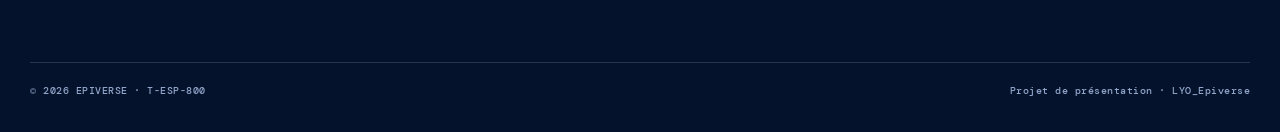
<file: equipe.html>
<!doctype html>
<html lang="fr">
<head><meta charset="utf-8"><meta name="viewport" content="width=device-width, initial-scale=1"><meta name="description" content="EpiVerse est organisé autour de rôles complémentaires : produit, expérience, plateforme, développement, données et qualité."><meta name="theme-color" content="#071A3D"><title>EpiVerse — L'équipe</title><link rel="manifest" href="site.webmanifest"><link rel="icon" href="assets/epiverse-logo.png"><link rel="stylesheet" href="assets/styles.css"></head>
<body id="top" data-page="team">
  <div class="progress-line" aria-hidden="true"></div><canvas id="starfield" aria-hidden="true"></canvas><div class="ambient-orb one" aria-hidden="true"></div><div class="ambient-orb two" aria-hidden="true"></div>
  <header class="site-header"><div class="container nav-shell"><a class="brand" href="index.html" aria-label="EpiVerse — accueil"><img src="assets/epiverse-logo.png" alt="EpiVerse"></a><nav class="page-nav" aria-label="Navigation équipe"><a href="#organisation">L'organisation</a><a href="#method">La méthode</a><a href="#qualite">La qualité</a><a href="#contribuer">Contribuer</a><a href="impact.html">La trajectoire</a></nav><div class="nav-status">Build system</div><button class="nav-toggle" data-nav-toggle type="button" aria-label="Ouvrir le menu" aria-expanded="false"><span></span></button></div></header>
  <div class="mobile-panel" data-mobile-panel><nav class="mobile-links" aria-label="Navigation mobile"><a href="index.html">Accueil</a><a href="produit.html">Le produit</a><a href="campus.html">Le campus</a><a href="impact.html">La trajectoire</a><a href="equipe.html" aria-current="page">L'équipe</a></nav></div>
  <main>
    <section class="page-hero"><div class="side-orbit" aria-hidden="true"></div><div class="container"><div class="eyebrow reveal is-visible">EpiVerse / cross-functional team</div><h1 class="hero-title reveal delay-1 is-visible">Une application complexe demande une équipe qui <span class="shimmer">se parle vraiment.</span></h1><p class="hero-copy reveal delay-2 is-visible">Produit, UX/UI, web, mobile, backend, plateforme, données, IA, sécurité et qualité ne sont pas des silos. EpiVerse organise les interfaces entre ces domaines avant que les dépendances ne deviennent des blocages.</p><div class="button-row reveal delay-3 is-visible"><a class="btn primary" href="#organisation">Voir l'organisation <span class="arrow">↓</span></a><a class="btn" href="#contribuer">Rejoindre la trajectoire <span class="arrow">→</span></a></div><div class="hero-facts reveal"><div class="fact"><strong>1</strong><span>direction produit pour garder une valeur et un périmètre lisibles.</span></div><div class="fact"><strong>1</strong><span>coordination opérationnelle pour synchroniser design, capacité et delivery.</span></div><div class="fact"><strong>∞</strong><span>devoir de tracer décisions, risques et preuves, pas seulement les tâches.</span></div></div></div></section>

    <section class="section" id="organisation"><div class="container"><div class="section-top reveal"><div><div class="section-kicker">01 / rôles complémentaires</div><h2 class="h2">L'organisation sert le produit.<br>Elle n'ajoute pas de <span>hiérarchie décorative.</span></h2></div><p class="microcopy">Chaque domaine dispose d'un référent, d'interfaces identifiées et d'une responsabilité de rendre ses dépendances visibles.</p></div><div class="team-constellation reveal"><div class="team-orbit" aria-hidden="true"></div><div class="team-orbit o2" aria-hidden="true"></div><div class="team-core"><div><strong>EpiVerse</strong><small>SHARED DELIVERY</small></div></div><article class="role-node role-product"><span>PRODUCT & TRUST</span><strong>Direction produit</strong><small>Vision, arbitrages de périmètre, modèle économique, sécurité et conformité.</small></article><article class="role-node role-design"><span>FLOW & EXPERIENCE</span><strong>Coordination & UX/UI</strong><small>Rituels, planning, Figma, design system et cohérence des parcours.</small></article><article class="role-node role-platform"><span>RELIABILITY</span><strong>Plateforme & qualité</strong><small>Environnements, CI/CD, observabilité, releases et règles de preuve.</small></article><article class="role-node role-data"><span>LEARNING LOOP</span><strong>Data, analytics & IA</strong><small>Mesure, qualité des données, baselines et garde-fous pour les extensions.</small></article><article class="role-node role-build"><span>BUILD</span><strong>Web · mobile · backend</strong><small>Interfaces, API, règles métier, contrats et intégration des parcours MVP.</small></article></div></div></section>

    <section class="section tight" id="method"><div class="container"><div class="section-top reveal"><div><div class="section-kicker">02 / méthode de travail</div><h2 class="h2">Une cadence courte pour construire,<br>contrôler et <span>apprendre.</span></h2></div></div><div class="method-grid"><article class="method-card reveal"><b>01 / READY</b><h3>Ne pas démarrer un ticket flou.</h3><p>Le besoin, le périmètre, les critères d'acceptation, les dépendances et le plan de preuve sont connus avant engagement.</p></article><article class="method-card reveal delay-1"><b>02 / BUILD</b><h3>Produire en verticales intégrables.</h3><p>Les parcours prioritaires relient interface, API, données, sécurité et tests, au lieu d'accumuler des briques isolées.</p></article><article class="method-card reveal delay-2"><b>03 / REVIEW</b><h3>Faire relire ce qui change le produit.</h3><p>Une PR, une revue de domaine et une vérification de la valeur évitent d'appeler “terminé” ce qui n'est pas encore cohérent.</p></article><article class="method-card reveal delay-3"><b>04 / PROVE</b><h3>Documenter les faits, pas l'optimisme.</h3><p>Une démo, un test, un pipeline, une capture ou une décision versionnée rendent l'avancement lisible pour l'équipe et le jury.</p></article></div></div></section>

    <section class="section" id="qualite"><div class="container"><div class="section-top reveal"><div><div class="section-kicker">03 / definition of done</div><h2 class="h2">La qualité ne s'ajoute pas après le sprint.<br>Elle fait partie du <span>résultat.</span></h2></div><p class="microcopy">Le scope peut être réduit. La sécurité, la vérifiabilité et la lisibilité ne doivent pas l'être pour tenir une échéance.</p></div><div class="feature-grid"><article class="feature-card small reveal" data-tilt><span class="index">CODE</span><div class="icon-box"><svg viewBox="0 0 24 24" fill="none" stroke-width="1.6"><path d="m8 9-3 3 3 3M16 9l3 3-3 3M14 5l-4 14"></path></svg></div><h3>Un changement propre et contrôlé.</h3><p>Build, conventions, absence de secret, revue indépendante et traçabilité par pull request.</p></article><article class="feature-card small reveal delay-1" data-tilt><span class="index">TEST</span><div class="icon-box"><svg viewBox="0 0 24 24" fill="none" stroke-width="1.6"><path d="M8 3h8M9 3v5l-4 8a3 3 0 0 0 3 5h8a3 3 0 0 0 3-5l-4-8V3"></path><path d="M8 15h8"></path></svg></div><h3>Des critères observables.</h3><p>Les tests sont adaptés au risque : fonctionnels, techniques, sécurité, accessibilité ou performance selon le périmètre.</p></article><article class="feature-card small reveal delay-2" data-tilt><span class="index">VALUE</span><div class="icon-box"><svg viewBox="0 0 24 24" fill="none" stroke-width="1.6"><path d="M20 7 9 18l-5-5"></path></svg></div><h3>Une validation de valeur produit.</h3><p>Le résultat correspond au besoin du ticket, ses limites sont explicites et le Product Owner peut l'accepter.</p></article><article class="feature-card wide reveal" data-tilt><span class="index">EVIDENCE</span><div class="icon-box"><svg viewBox="0 0 24 24" fill="none" stroke-width="1.6"><path d="M6 3h9l3 3v15H6z"></path><path d="M15 3v4h4M9 12h6M9 16h6"></path></svg></div><h3>Une fonctionnalité n'est pas seulement “faite”. Elle est reliée à une preuve visible.</h3><p>Le ticket final rassemble les éléments nécessaires : décision, PR, résultat de test, capture, documentation, limites connues et validation. Cette discipline protège l'équipe contre les avances déclarées sans démonstration.</p></article></div></div></section>

    <section class="section tight" id="contribuer"><div class="container"><div class="callout reveal"><div class="eyebrow">Construire l'écosystème</div><h2>Le projet a besoin de personnes qui aiment relier<br>une idée à sa <span>preuve.</span></h2><p>EpiVerse est un terrain de construction produit : architecture, front-end, mobile, sécurité, plateforme, données, UX/UI, IA responsable, communication et recherche utilisateur. Les contributions utiles commencent par un périmètre clair et une première sortie vérifiable.</p><div class="button-row"><a class="btn primary" href="impact.html">Voir la feuille de route <span class="arrow">→</span></a><a class="btn" href="impact.html">Voir la trajectoire <span class="arrow">→</span></a></div></div></div></section>
  </main>
  <footer class="site-footer"><div class="container"><div class="footer-top"><div><a class="footer-brand" href="index.html"><img src="assets/epiverse-logo.png" alt="EpiVerse"></a><p class="footer-note">Les rôles présentés sont une organisation cible de delivery. Le site n'expose pas de données individuelles ou de statut de production non démontré.</p></div><nav class="footer-links" aria-label="Liens de pied de page"><a href="index.html">Accueil</a><a href="produit.html">Le produit</a><a href="campus.html">Le campus</a><a href="impact.html">La trajectoire</a><a href="#top">Retour en orbite ↑</a></nav></div><div class="footer-bottom"><span>© <span data-current-year></span> EPIVERSE · T-ESP-800</span><span>Projet de présentation · LYO_Epiverse</span></div></div></footer><script src="assets/app.js"></script>
</body></html>
</file>
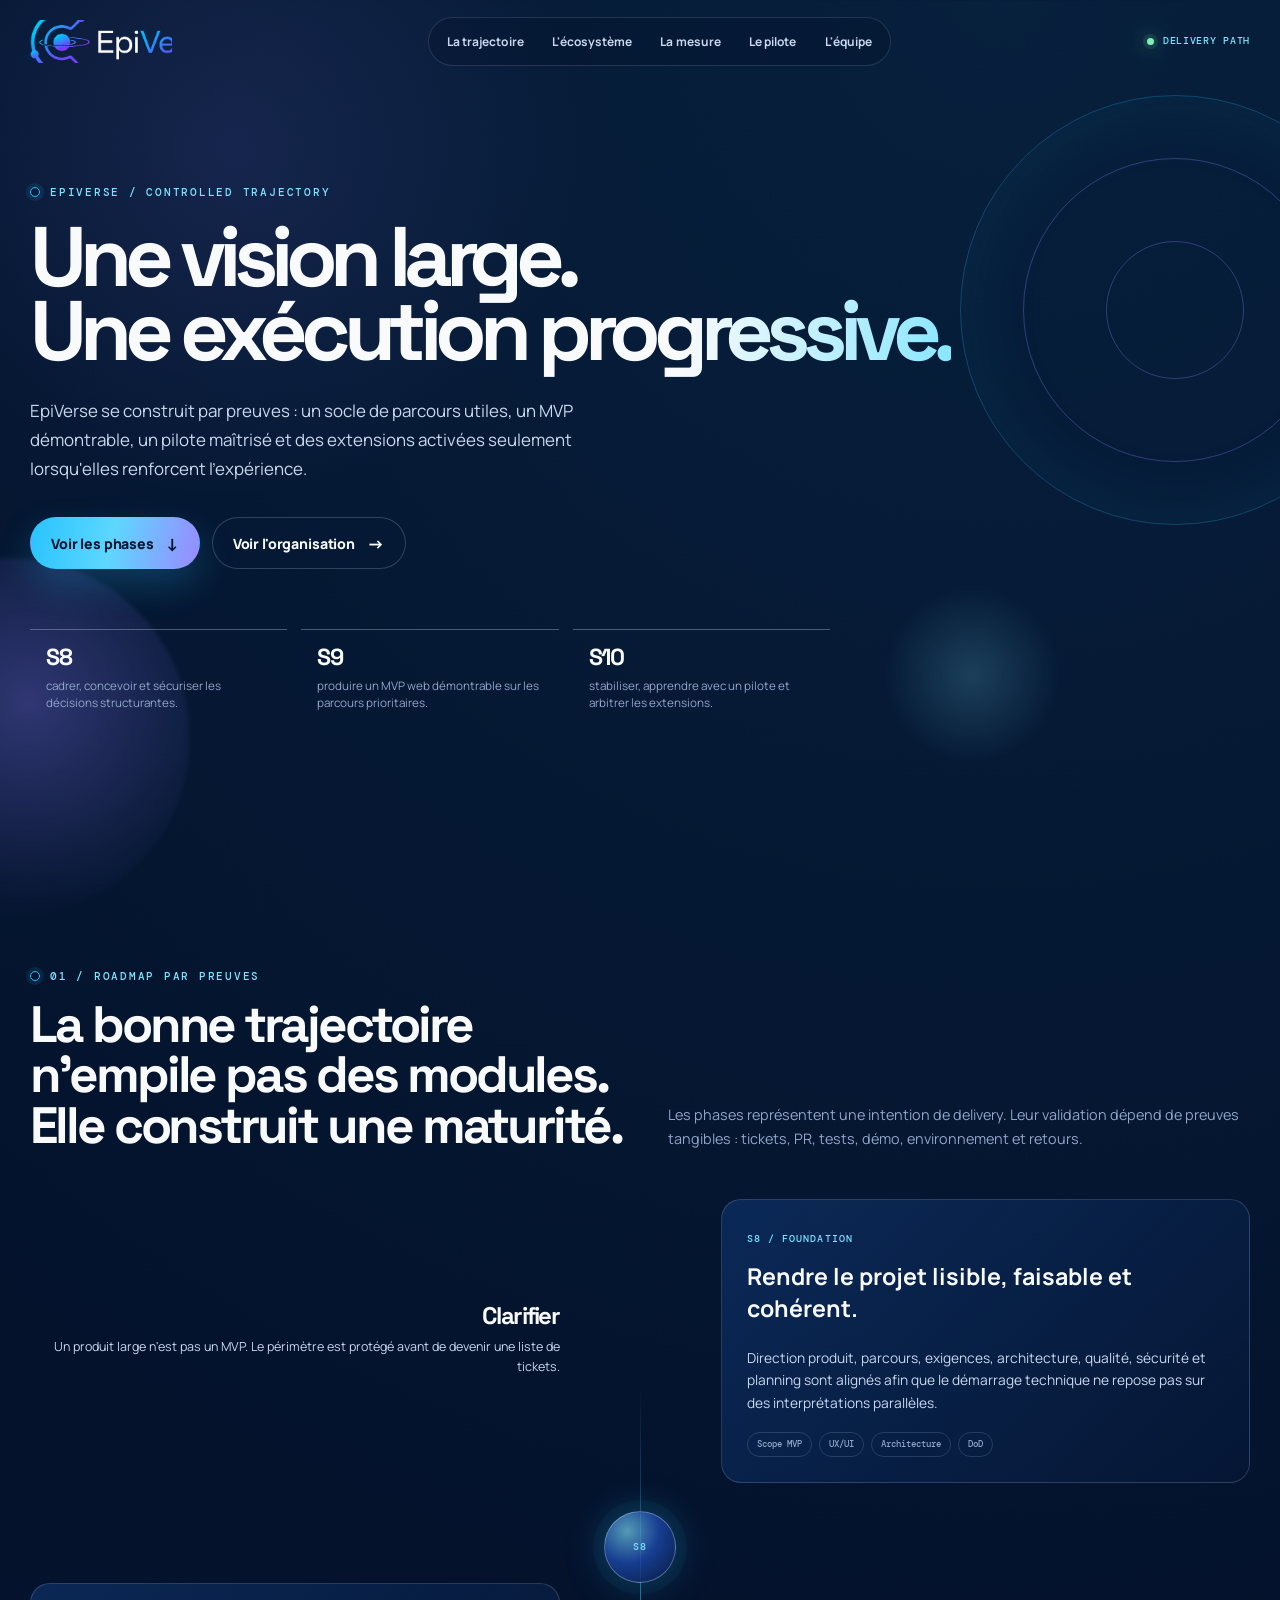
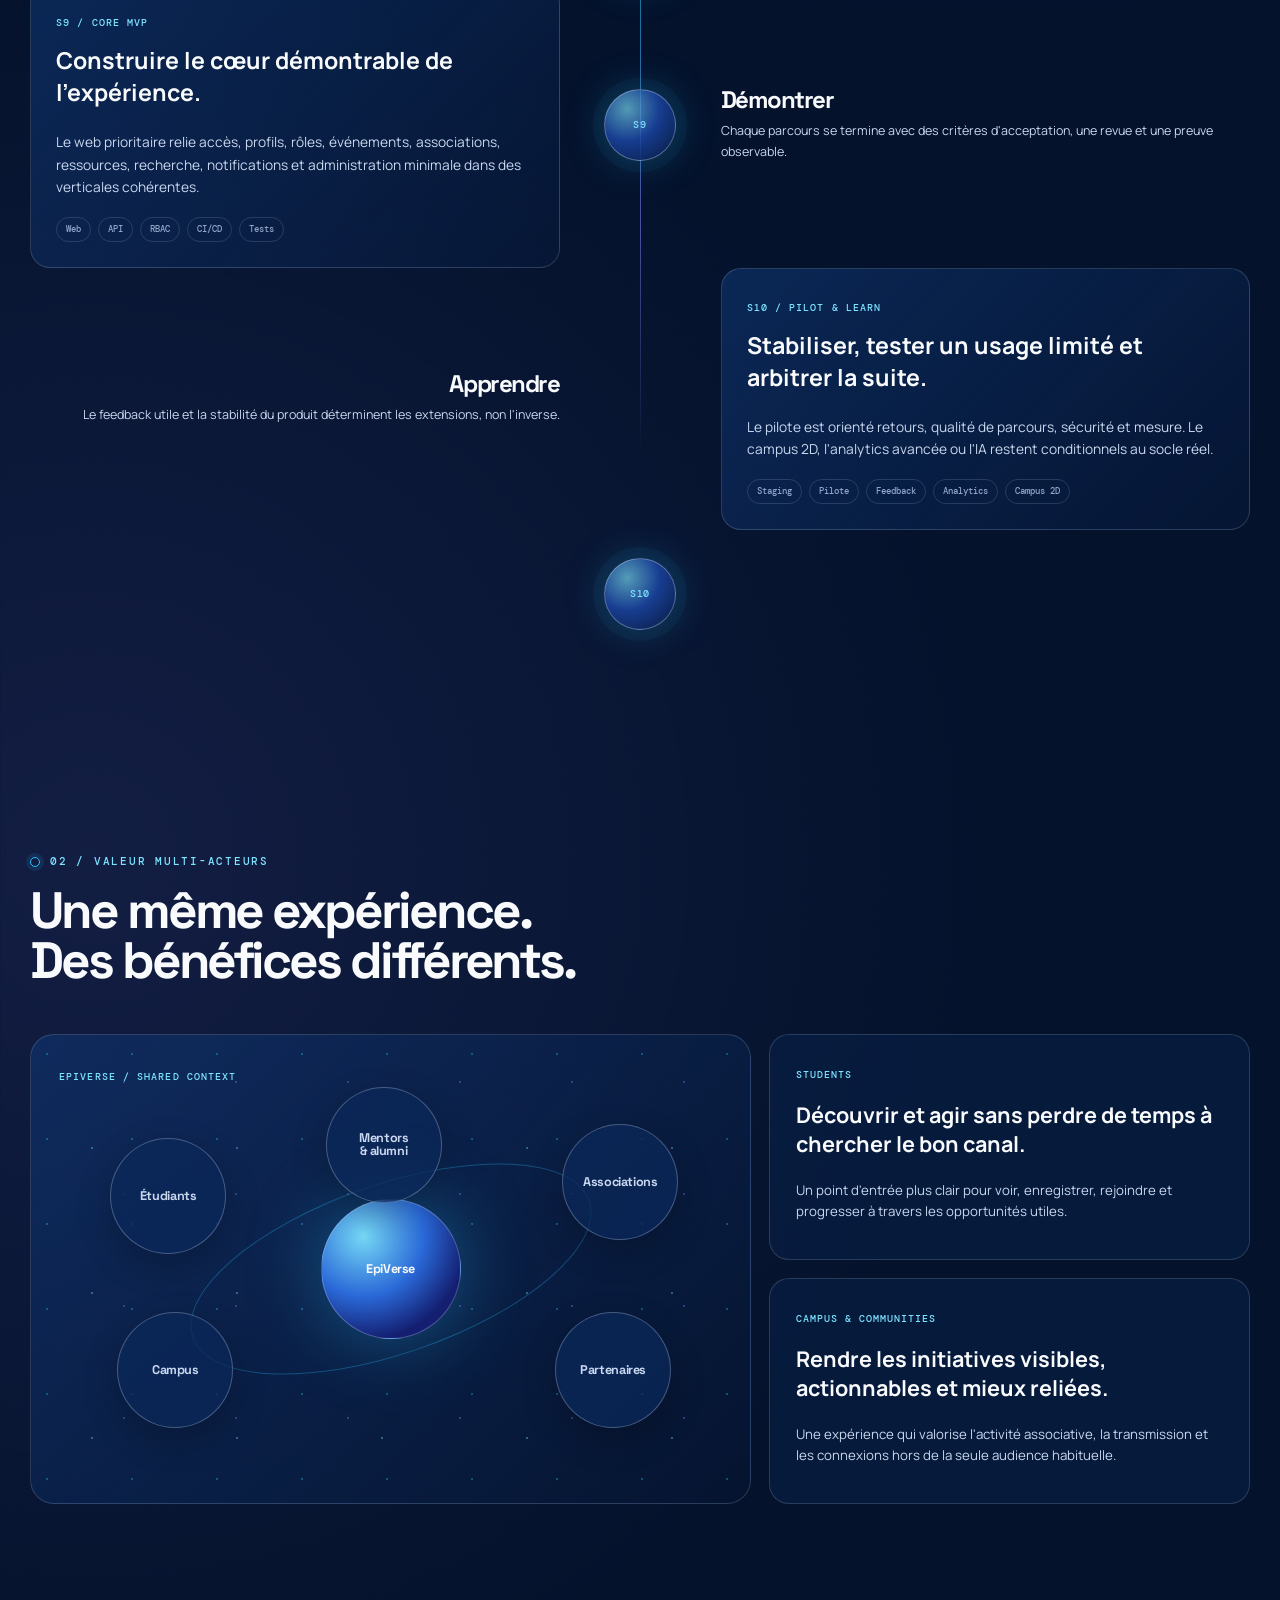
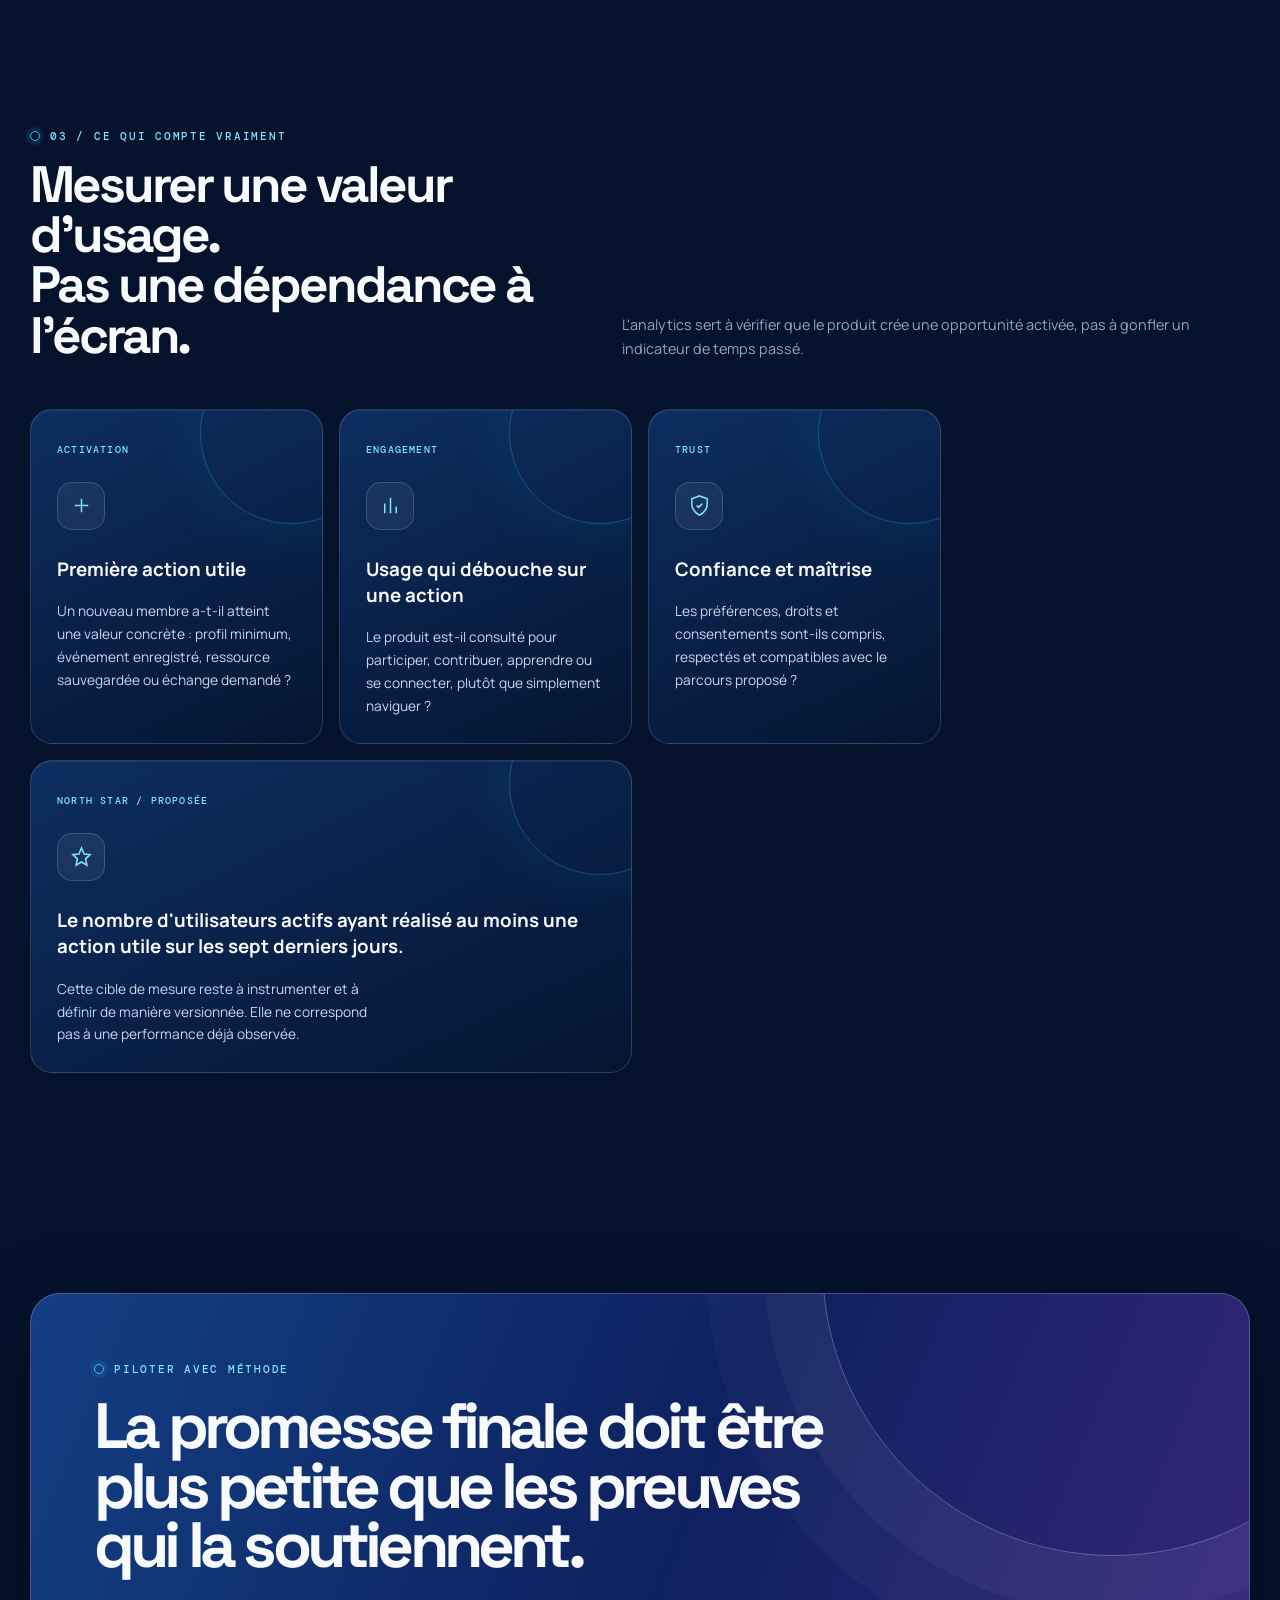
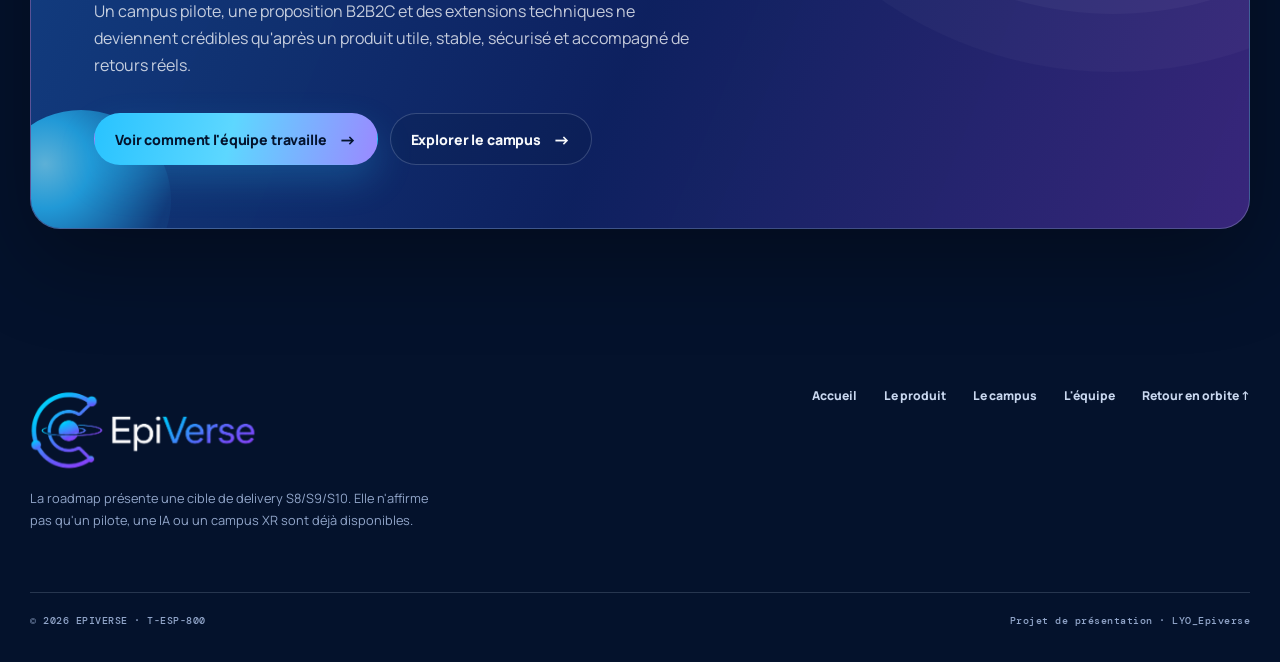
<file: impact.html>
<!doctype html>
<html lang="fr">
<head><meta charset="utf-8"><meta name="viewport" content="width=device-width, initial-scale=1"><meta name="description" content="La trajectoire EpiVerse : un MVP utile, un pilote mesuré et une extension progressive."><meta name="theme-color" content="#071A3D"><title>EpiVerse — La trajectoire</title><link rel="manifest" href="site.webmanifest"><link rel="icon" href="assets/epiverse-logo.png"><link rel="stylesheet" href="assets/styles.css"></head>
<body id="top" data-page="impact">
  <div class="progress-line" aria-hidden="true"></div><canvas id="starfield" aria-hidden="true"></canvas><div class="ambient-orb two" aria-hidden="true"></div><div class="ambient-orb three" aria-hidden="true"></div>
  <header class="site-header"><div class="container nav-shell"><a class="brand" href="index.html" aria-label="EpiVerse — accueil"><img src="assets/epiverse-logo.png" alt="EpiVerse"></a><nav class="page-nav" aria-label="Navigation trajectoire"><a href="#roadmap">La trajectoire</a><a href="#ecosysteme">L'écosystème</a><a href="#mesure">La mesure</a><a href="#pilote">Le pilote</a><a href="equipe.html">L'équipe</a></nav><div class="nav-status">Delivery path</div><button class="nav-toggle" data-nav-toggle type="button" aria-label="Ouvrir le menu" aria-expanded="false"><span></span></button></div></header>
  <div class="mobile-panel" data-mobile-panel><nav class="mobile-links" aria-label="Navigation mobile"><a href="index.html">Accueil</a><a href="produit.html">Le produit</a><a href="campus.html">Le campus</a><a href="impact.html" aria-current="page">La trajectoire</a><a href="equipe.html">L'équipe</a></nav></div>
  <main>
    <section class="page-hero"><div class="side-orbit" aria-hidden="true"></div><div class="container"><div class="eyebrow reveal is-visible">EpiVerse / controlled trajectory</div><h1 class="hero-title reveal delay-1 is-visible">Une vision large.<br>Une exécution <span class="shimmer">progressive.</span></h1><p class="hero-copy reveal delay-2 is-visible">EpiVerse se construit par preuves : un socle de parcours utiles, un MVP démontrable, un pilote maîtrisé et des extensions activées seulement lorsqu'elles renforcent l'expérience.</p><div class="button-row reveal delay-3 is-visible"><a class="btn primary" href="#roadmap">Voir les phases <span class="arrow">↓</span></a><a class="btn" href="equipe.html">Voir l'organisation <span class="arrow">→</span></a></div><div class="hero-facts reveal"><div class="fact"><strong>S8</strong><span>cadrer, concevoir et sécuriser les décisions structurantes.</span></div><div class="fact"><strong>S9</strong><span>produire un MVP web démontrable sur les parcours prioritaires.</span></div><div class="fact"><strong>S10</strong><span>stabiliser, apprendre avec un pilote et arbitrer les extensions.</span></div></div></div></section>

    <section class="section" id="roadmap"><div class="container"><div class="section-top reveal"><div><div class="section-kicker">01 / roadmap par preuves</div><h2 class="h2">La bonne trajectoire n'empile pas des modules.<br>Elle construit une <span>maturité.</span></h2></div><p class="microcopy">Les phases représentent une intention de delivery. Leur validation dépend de preuves tangibles : tickets, PR, tests, démo, environnement et retours.</p></div><div class="trajectory"><div class="trajectory-line" aria-hidden="true"></div><article class="trajectory-step reveal"><div class="trajectory-card"><span class="phase">S8 / FOUNDATION</span><h3>Rendre le projet lisible, faisable et cohérent.</h3><p>Direction produit, parcours, exigences, architecture, qualité, sécurité et planning sont alignés afin que le démarrage technique ne repose pas sur des interprétations parallèles.</p><div class="trajectory-tags"><span>Scope MVP</span><span>UX/UI</span><span>Architecture</span><span>DoD</span></div></div><div class="trajectory-node">S8</div><div class="trajectory-fact"><strong>Clarifier</strong><span>Un produit large n'est pas un MVP. Le périmètre est protégé avant de devenir une liste de tickets.</span></div></article><article class="trajectory-step reveal"><div class="trajectory-card"><span class="phase">S9 / CORE MVP</span><h3>Construire le cœur démontrable de l'expérience.</h3><p>Le web prioritaire relie accès, profils, rôles, événements, associations, ressources, recherche, notifications et administration minimale dans des verticales cohérentes.</p><div class="trajectory-tags"><span>Web</span><span>API</span><span>RBAC</span><span>CI/CD</span><span>Tests</span></div></div><div class="trajectory-node">S9</div><div class="trajectory-fact"><strong>Démontrer</strong><span>Chaque parcours se termine avec des critères d'acceptation, une revue et une preuve observable.</span></div></article><article class="trajectory-step reveal"><div class="trajectory-card"><span class="phase">S10 / PILOT & LEARN</span><h3>Stabiliser, tester un usage limité et arbitrer la suite.</h3><p>Le pilote est orienté retours, qualité de parcours, sécurité et mesure. Le campus 2D, l'analytics avancée ou l'IA restent conditionnels au socle réel.</p><div class="trajectory-tags"><span>Staging</span><span>Pilote</span><span>Feedback</span><span>Analytics</span><span>Campus 2D</span></div></div><div class="trajectory-node">S10</div><div class="trajectory-fact"><strong>Apprendre</strong><span>Le feedback utile et la stabilité du produit déterminent les extensions, non l'inverse.</span></div></article></div></div></section>

    <section class="section tight" id="ecosysteme"><div class="container"><div class="section-top reveal"><div><div class="section-kicker">02 / valeur multi-acteurs</div><h2 class="h2">Une même expérience.<br>Des bénéfices <span>différents.</span></h2></div></div><div class="ecosystem-grid"><div class="ecosystem-board reveal"><span class="board-label">EPIVERSE / SHARED CONTEXT</span><div class="board-orbit" aria-hidden="true"></div><div class="ecosystem-node node-center">EpiVerse</div><div class="ecosystem-node node-student">Étudiants</div><div class="ecosystem-node node-association">Associations</div><div class="ecosystem-node node-campus">Campus</div><div class="ecosystem-node node-partner">Partenaires</div><div class="ecosystem-node node-mentor">Mentors<br>& alumni</div></div><div class="ecosystem-side reveal delay-1"><article class="impact-note"><span class="mini">STUDENTS</span><h3>Découvrir et agir sans perdre de temps à chercher le bon canal.</h3><p>Un point d'entrée plus clair pour voir, enregistrer, rejoindre et progresser à travers les opportunités utiles.</p></article><article class="impact-note"><span class="mini">CAMPUS & COMMUNITIES</span><h3>Rendre les initiatives visibles, actionnables et mieux reliées.</h3><p>Une expérience qui valorise l'activité associative, la transmission et les connexions hors de la seule audience habituelle.</p></article></div></div></div></section>

    <section class="section" id="mesure"><div class="container"><div class="section-top reveal"><div><div class="section-kicker">03 / ce qui compte vraiment</div><h2 class="h2">Mesurer une valeur d'usage.<br>Pas une dépendance à <span>l'écran.</span></h2></div><p class="microcopy">L'analytics sert à vérifier que le produit crée une opportunité activée, pas à gonfler un indicateur de temps passé.</p></div><div class="feature-grid"><article class="feature-card small reveal" data-tilt><span class="index">ACTIVATION</span><div class="icon-box"><svg viewBox="0 0 24 24" fill="none" stroke-width="1.6"><path d="M5 12h14M12 5v14"></path></svg></div><h3>Première action utile</h3><p>Un nouveau membre a-t-il atteint une valeur concrète : profil minimum, événement enregistré, ressource sauvegardée ou échange demandé ?</p></article><article class="feature-card small reveal delay-1" data-tilt><span class="index">ENGAGEMENT</span><div class="icon-box"><svg viewBox="0 0 24 24" fill="none" stroke-width="1.6"><path d="M6 20V10M12 20V4M18 20v-7"></path></svg></div><h3>Usage qui débouche sur une action</h3><p>Le produit est-il consulté pour participer, contribuer, apprendre ou se connecter, plutôt que simplement naviguer ?</p></article><article class="feature-card small reveal delay-2" data-tilt><span class="index">TRUST</span><div class="icon-box"><svg viewBox="0 0 24 24" fill="none" stroke-width="1.6"><path d="M12 22s8-4 8-11V5l-8-3-8 3v6c0 7 8 11 8 11Z"></path><path d="m9 12 2 2 4-4"></path></svg></div><h3>Confiance et maîtrise</h3><p>Les préférences, droits et consentements sont-ils compris, respectés et compatibles avec le parcours proposé ?</p></article><article class="feature-card wide reveal" data-tilt><span class="index">NORTH STAR / PROPOSÉE</span><div class="icon-box"><svg viewBox="0 0 24 24" fill="none" stroke-width="1.6"><path d="m12 2 2.7 6.3L21 9l-4.7 4.4 1.3 6.6-5.6-3.3L6.4 20l1.3-6.6L3 9l6.3-.7L12 2Z"></path></svg></div><h3>Le nombre d'utilisateurs actifs ayant réalisé au moins une action utile sur les sept derniers jours.</h3><p>Cette cible de mesure reste à instrumenter et à définir de manière versionnée. Elle ne correspond pas à une performance déjà observée.</p></article></div></div></section>

    <section class="section tight" id="pilote"><div class="container"><div class="callout reveal"><div class="eyebrow">Piloter avec méthode</div><h2>La promesse finale doit être plus petite que les preuves qui la <span>soutiennent.</span></h2><p>Un campus pilote, une proposition B2B2C et des extensions techniques ne deviennent crédibles qu'après un produit utile, stable, sécurisé et accompagné de retours réels.</p><div class="button-row"><a class="btn primary" href="equipe.html">Voir comment l'équipe travaille <span class="arrow">→</span></a><a class="btn" href="campus.html">Explorer le campus <span class="arrow">→</span></a></div></div></div></section>
  </main>
  <footer class="site-footer"><div class="container"><div class="footer-top"><div><a class="footer-brand" href="index.html"><img src="assets/epiverse-logo.png" alt="EpiVerse"></a><p class="footer-note">La roadmap présente une cible de delivery S8/S9/S10. Elle n'affirme pas qu'un pilote, une IA ou un campus XR sont déjà disponibles.</p></div><nav class="footer-links" aria-label="Liens de pied de page"><a href="index.html">Accueil</a><a href="produit.html">Le produit</a><a href="campus.html">Le campus</a><a href="equipe.html">L'équipe</a><a href="#top">Retour en orbite ↑</a></nav></div><div class="footer-bottom"><span>© <span data-current-year></span> EPIVERSE · T-ESP-800</span><span>Projet de présentation · LYO_Epiverse</span></div></div></footer><script src="assets/app.js"></script>
</body></html>
</file>
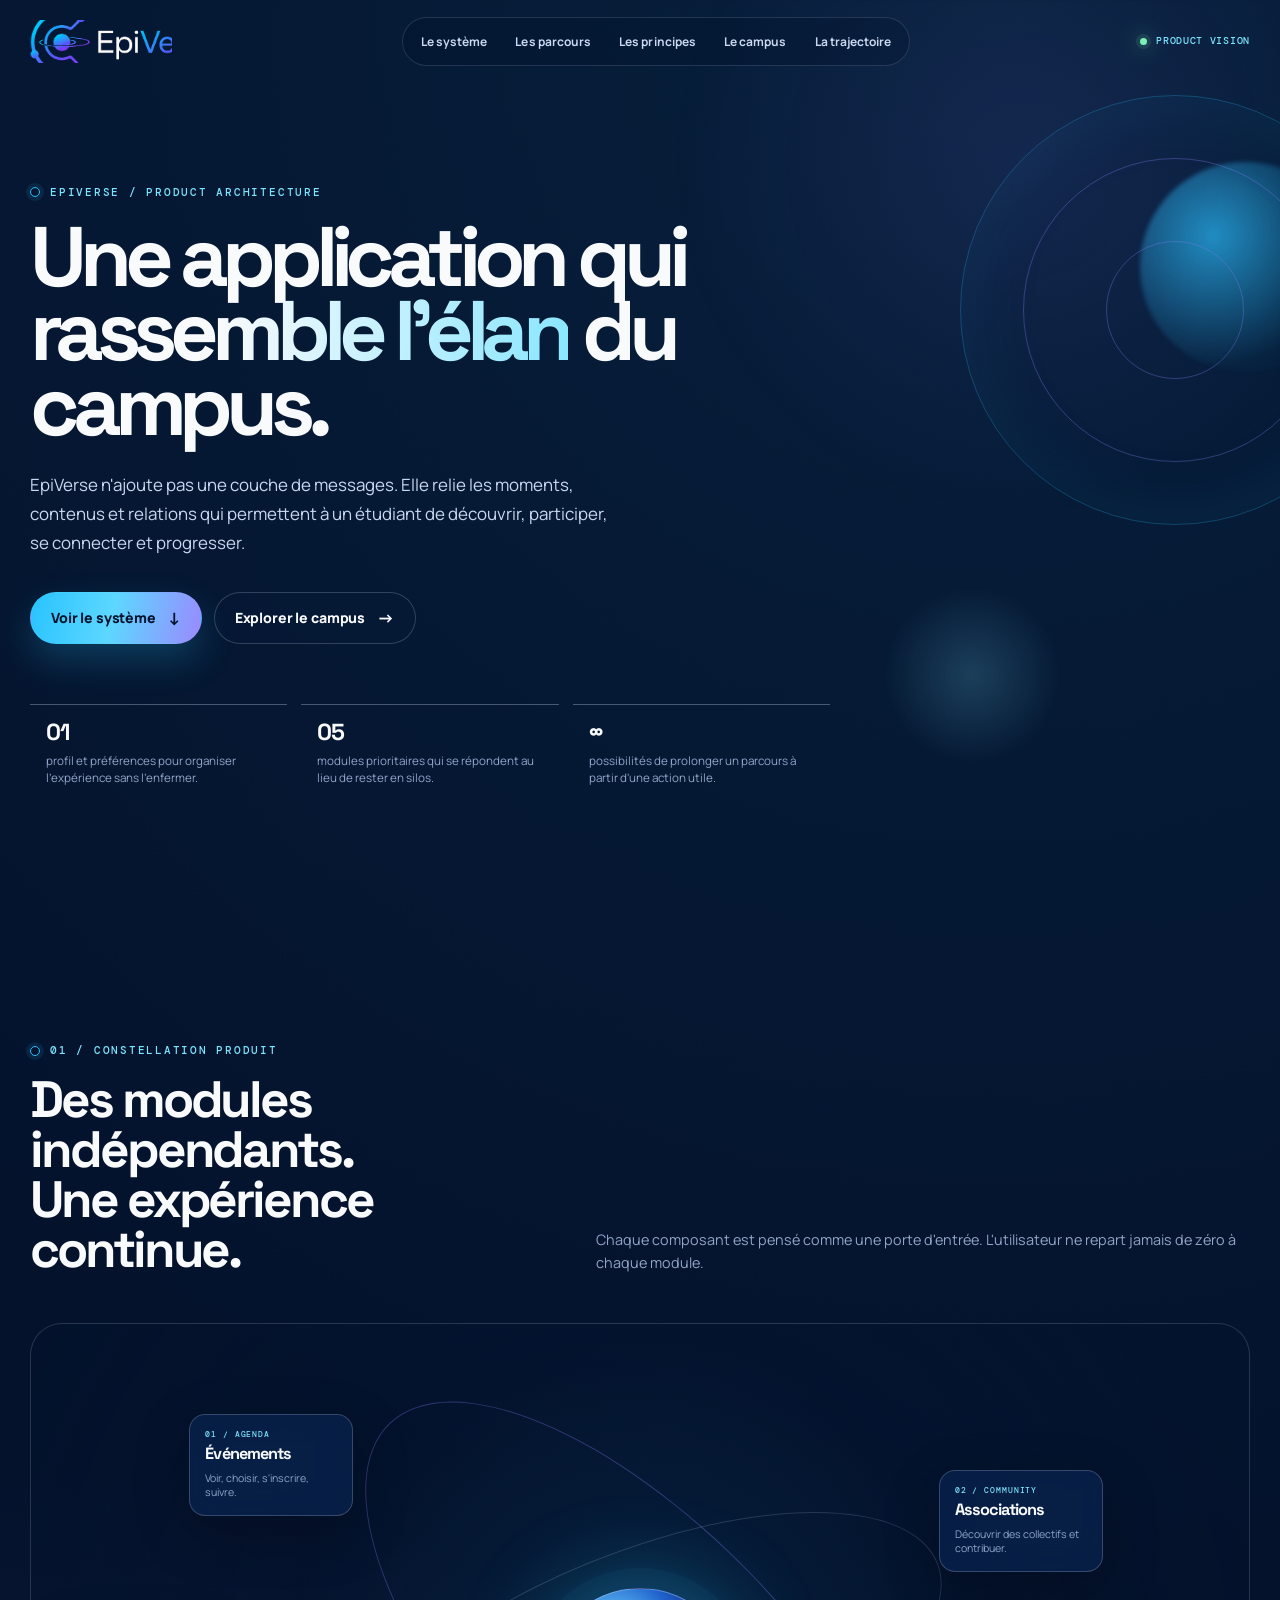
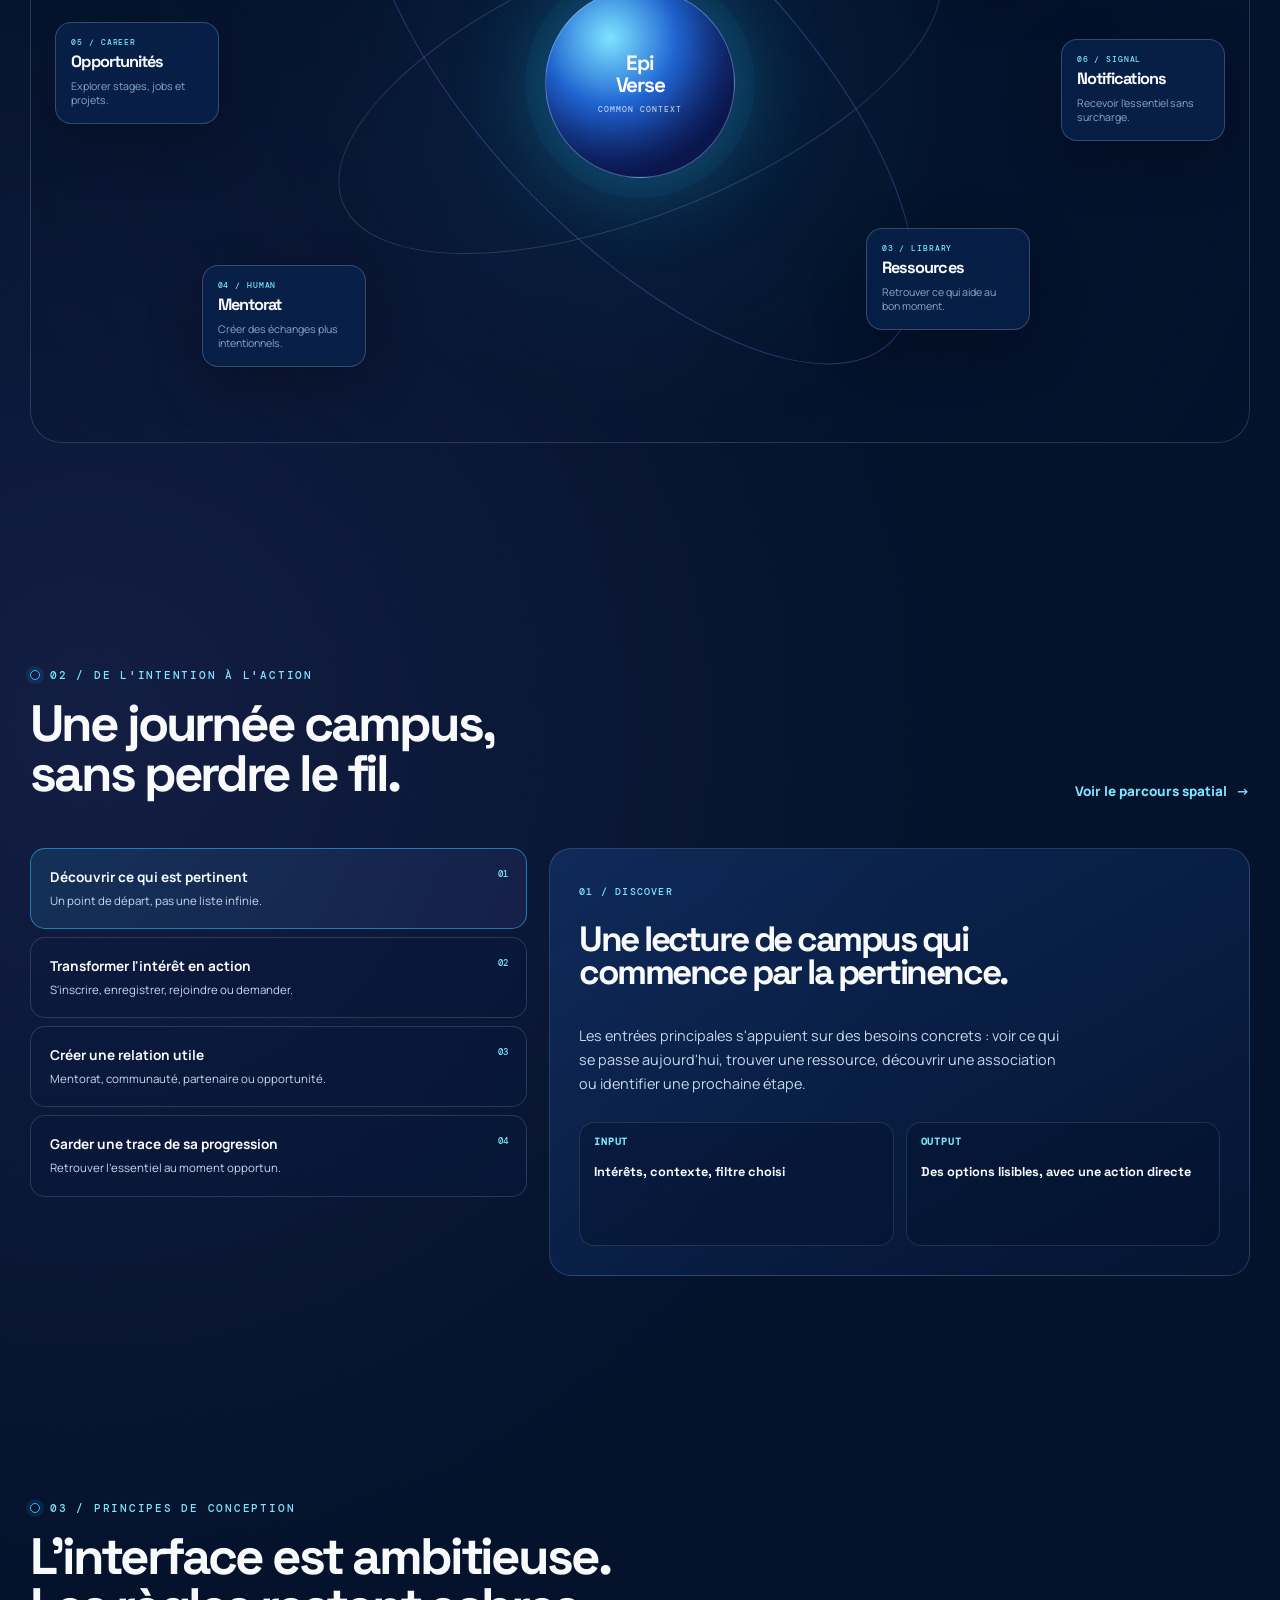
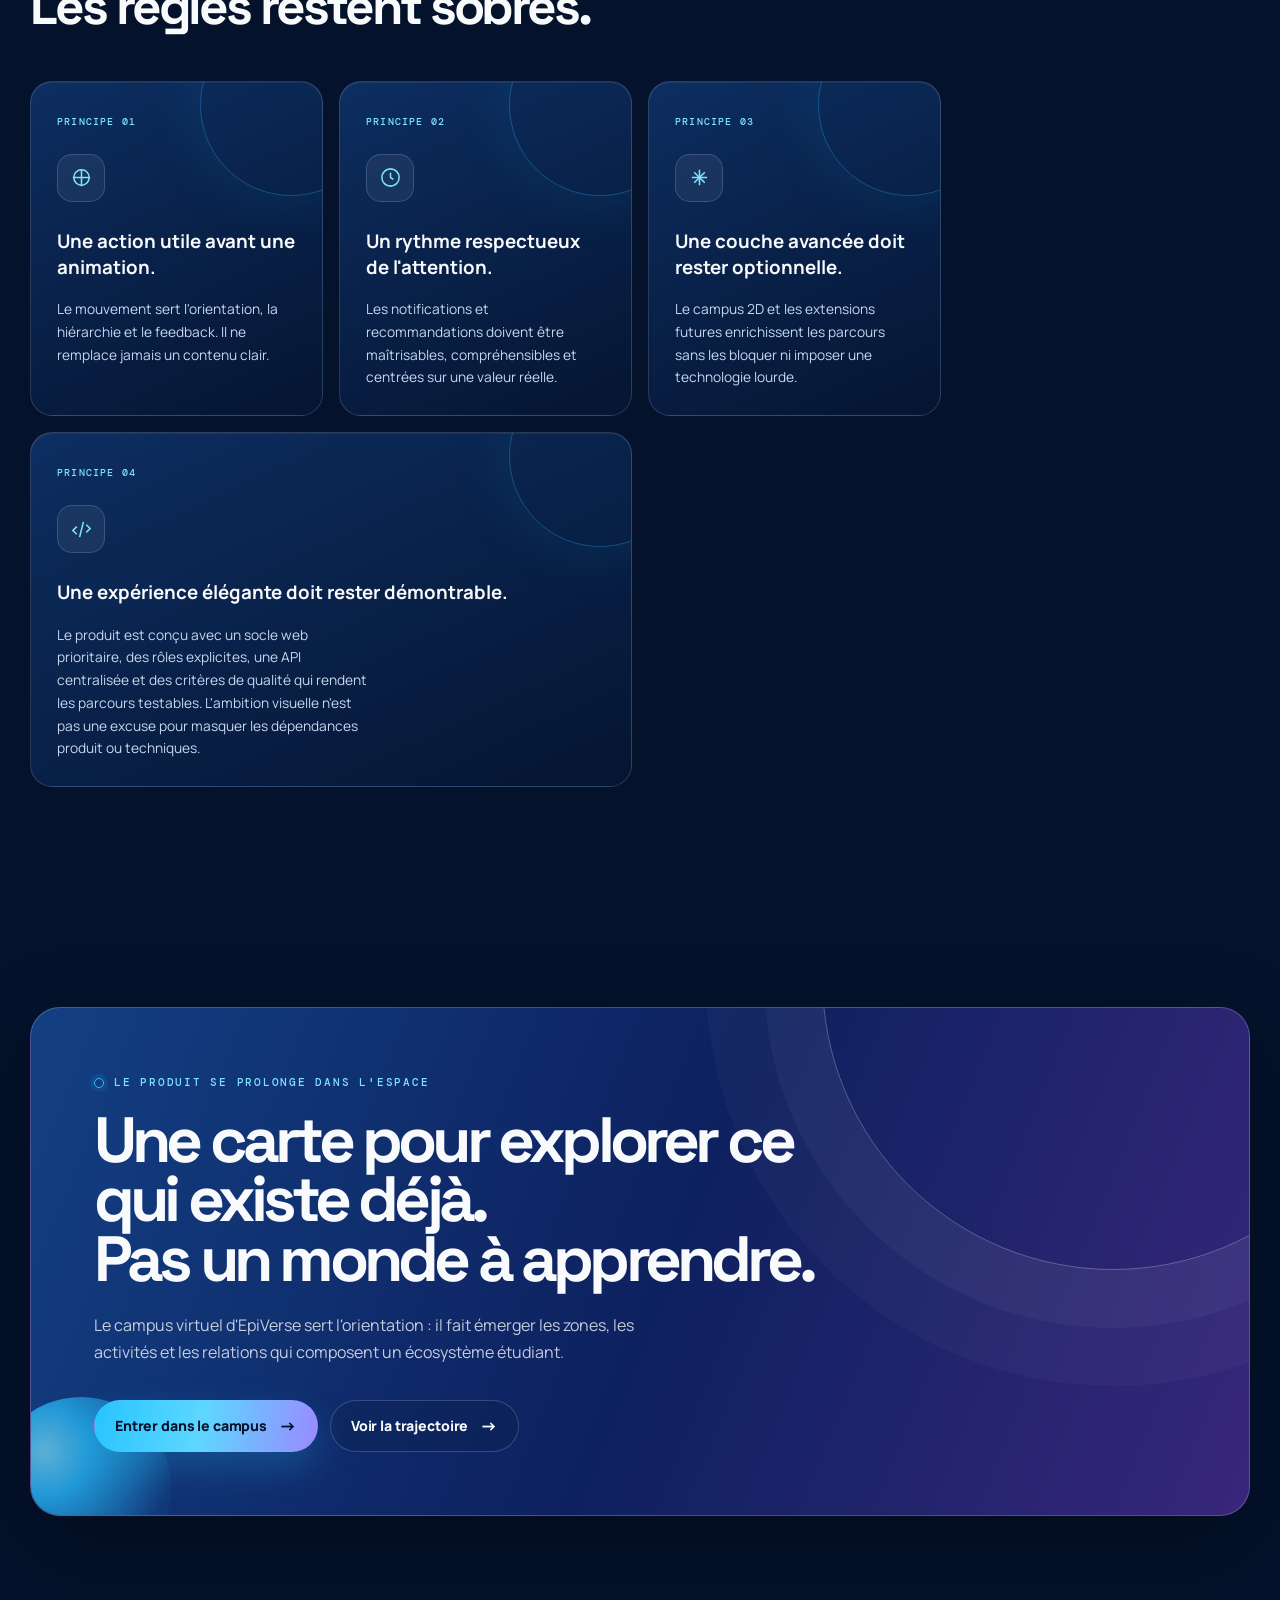
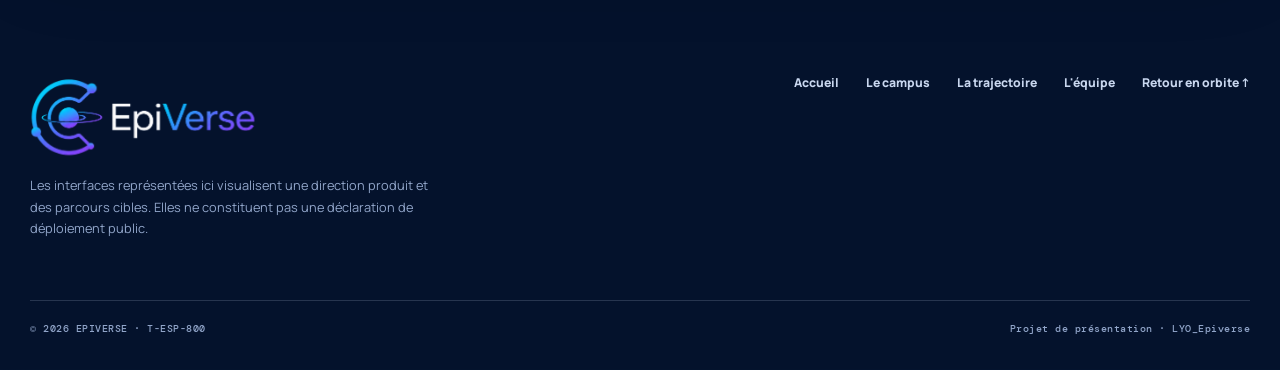
<file: produit.html>
<!doctype html>
<html lang="fr">
<head>
  <meta charset="utf-8"><meta name="viewport" content="width=device-width, initial-scale=1"><meta name="description" content="EpiVerse organise les parcours campus : découverte, participation, mise en relation et progression."><meta name="theme-color" content="#071A3D"><title>EpiVerse — Le produit</title><link rel="manifest" href="site.webmanifest"><link rel="icon" href="assets/epiverse-logo.png"><link rel="stylesheet" href="assets/styles.css">
</head>
<body id="top" data-page="product">
  <div class="progress-line" aria-hidden="true"></div><canvas id="starfield" aria-hidden="true"></canvas><div class="ambient-orb one" aria-hidden="true"></div><div class="ambient-orb three" aria-hidden="true"></div>
  <header class="site-header"><div class="container nav-shell"><a class="brand" href="index.html" aria-label="EpiVerse — accueil"><img src="assets/epiverse-logo.png" alt="EpiVerse"></a><nav class="page-nav" aria-label="Navigation produit"><a href="#systeme">Le système</a><a href="#parcours">Les parcours</a><a href="#principes">Les principes</a><a href="campus.html">Le campus</a><a href="impact.html">La trajectoire</a></nav><div class="nav-status">Product vision</div><button class="nav-toggle" data-nav-toggle type="button" aria-label="Ouvrir le menu" aria-expanded="false"><span></span></button></div></header>
  <div class="mobile-panel" data-mobile-panel><nav class="mobile-links" aria-label="Navigation mobile"><a href="index.html">Accueil</a><a href="produit.html" aria-current="page">Le produit</a><a href="campus.html">Le campus</a><a href="impact.html">La trajectoire</a><a href="equipe.html">L'équipe</a></nav></div>
  <main>
    <section class="page-hero"><div class="side-orbit" aria-hidden="true"></div><div class="container"><div class="eyebrow reveal is-visible">EpiVerse / Product architecture</div><h1 class="hero-title reveal delay-1 is-visible">Une application qui <span class="shimmer">rassemble l'élan</span> du campus.</h1><p class="hero-copy reveal delay-2 is-visible">EpiVerse n'ajoute pas une couche de messages. Elle relie les moments, contenus et relations qui permettent à un étudiant de découvrir, participer, se connecter et progresser.</p><div class="button-row reveal delay-3 is-visible"><a class="btn primary" href="#systeme">Voir le système <span class="arrow">↓</span></a><a class="btn" href="campus.html">Explorer le campus <span class="arrow">→</span></a></div><div class="hero-facts reveal"><div class="fact"><strong>01</strong><span>profil et préférences pour organiser l'expérience sans l'enfermer.</span></div><div class="fact"><strong>05</strong><span>modules prioritaires qui se répondent au lieu de rester en silos.</span></div><div class="fact"><strong>∞</strong><span>possibilités de prolonger un parcours à partir d'une action utile.</span></div></div></div></section>

    <section class="section" id="systeme"><div class="container"><div class="section-top reveal"><div><div class="section-kicker">01 / constellation produit</div><h2 class="h2">Des modules indépendants.<br>Une expérience <span>continue.</span></h2></div><p class="microcopy">Chaque composant est pensé comme une porte d'entrée. L'utilisateur ne repart jamais de zéro à chaque module.</p></div><div class="module-universe reveal" aria-label="Modules EpiVerse connectés autour du produit"><div class="module-core"><div><span>Epi<br>Verse</span><small>COMMON CONTEXT</small></div></div><article class="module-token token-a"><span class="token-id">01 / AGENDA</span><strong>Événements</strong><small>Voir, choisir, s'inscrire, suivre.</small></article><article class="module-token token-b"><span class="token-id">02 / COMMUNITY</span><strong>Associations</strong><small>Découvrir des collectifs et contribuer.</small></article><article class="module-token token-c"><span class="token-id">03 / LIBRARY</span><strong>Ressources</strong><small>Retrouver ce qui aide au bon moment.</small></article><article class="module-token token-d"><span class="token-id">04 / HUMAN</span><strong>Mentorat</strong><small>Créer des échanges plus intentionnels.</small></article><article class="module-token token-e"><span class="token-id">05 / CAREER</span><strong>Opportunités</strong><small>Explorer stages, jobs et projets.</small></article><article class="module-token token-f"><span class="token-id">06 / SIGNAL</span><strong>Notifications</strong><small>Recevoir l'essentiel sans surcharge.</small></article></div></div></section>

    <section class="section tight" id="parcours"><div class="container"><div class="section-top reveal"><div><div class="section-kicker">02 / de l'intention à l'action</div><h2 class="h2">Une journée campus,<br>sans <span>perdre le fil.</span></h2></div><a class="text-link" href="campus.html">Voir le parcours spatial <span>→</span></a></div><div class="journey-grid"><div class="journey-steps reveal" role="tablist" aria-label="Étapes d'un parcours EpiVerse"><button type="button" class="journey-step active" data-journey-step="discover" aria-selected="true"><strong>Découvrir ce qui est pertinent</strong><span>Un point de départ, pas une liste infinie.</span><i>01</i></button><button type="button" class="journey-step" data-journey-step="act"><strong>Transformer l'intérêt en action</strong><span>S'inscrire, enregistrer, rejoindre ou demander.</span><i>02</i></button><button type="button" class="journey-step" data-journey-step="connect"><strong>Créer une relation utile</strong><span>Mentorat, communauté, partenaire ou opportunité.</span><i>03</i></button><button type="button" class="journey-step" data-journey-step="progress"><strong>Garder une trace de sa progression</strong><span>Retrouver l'essentiel au moment opportun.</span><i>04</i></button></div><div class="journey-stage reveal delay-1"><article class="journey-content active" data-journey-content="discover"><span class="journey-small">01 / DISCOVER</span><h3>Une lecture de campus qui commence par la pertinence.</h3><p>Les entrées principales s'appuient sur des besoins concrets : voir ce qui se passe aujourd'hui, trouver une ressource, découvrir une association ou identifier une prochaine étape.</p><div class="journey-wire"><div class="wire-card"><b>INPUT</b><span>Intérêts, contexte, filtre choisi</span></div><div class="wire-card"><b>OUTPUT</b><span>Des options lisibles, avec une action directe</span></div></div></article><article class="journey-content" data-journey-content="act"><span class="journey-small">02 / ACT</span><h3>Moins de friction entre “ça m'intéresse” et “je participe”.</h3><p>Les actions essentielles restent proches du contenu : inscription à un événement, sauvegarde d'une ressource, accès à une association ou demande d'échange.</p><div class="journey-wire"><div class="wire-card"><b>GESTURE</b><span>Une action explicite et réversible</span></div><div class="wire-card"><b>TRACE</b><span>Un espace personnel qui garde le contexte</span></div></div></article><article class="journey-content" data-journey-content="connect"><span class="journey-small">03 / CONNECT</span><h3>Des connexions encadrées par une intention claire.</h3><p>Le mentorat ou la mise en relation ne repose pas sur une boîte de réception opaque : on formalise la demande, le sujet et le cadre de l'échange.</p><div class="journey-wire"><div class="wire-card"><b>REQUEST</b><span>Besoin, sujet, disponibilité</span></div><div class="wire-card"><b>REPLY</b><span>Réponse, suivi et continuité</span></div></div></article><article class="journey-content" data-journey-content="progress"><span class="journey-small">04 / PROGRESS</span><h3>Les ressources utiles restent présentes quand le moment revient.</h3><p>Le produit ne cherche pas à capter du temps. Il garde les repères pour aider à préparer un projet, explorer une opportunité ou retrouver ce qui a déjà été vu.</p><div class="journey-wire"><div class="wire-card"><b>COLLECT</b><span>Ressources, événements, pistes sauvegardées</span></div><div class="wire-card"><b>RETURN</b><span>Un retour guidé par le bon contexte</span></div></div></article></div></div></div></section>

    <section class="section" id="principes"><div class="container"><div class="section-top reveal"><div><div class="section-kicker">03 / principes de conception</div><h2 class="h2">L'interface est ambitieuse.<br>Les règles restent <span>sobres.</span></h2></div></div><div class="feature-grid"><article class="feature-card small reveal" data-tilt><span class="index">PRINCIPE 01</span><div class="icon-box"><svg viewBox="0 0 24 24" fill="none" stroke-width="1.6"><path d="M12 3v18M3 12h18"></path><circle cx="12" cy="12" r="8"></circle></svg></div><h3>Une action utile avant une animation.</h3><p>Le mouvement sert l'orientation, la hiérarchie et le feedback. Il ne remplace jamais un contenu clair.</p></article><article class="feature-card small reveal delay-1" data-tilt><span class="index">PRINCIPE 02</span><div class="icon-box"><svg viewBox="0 0 24 24" fill="none" stroke-width="1.6"><path d="M12 21a9 9 0 1 0 0-18 9 9 0 0 0 0 18Z"></path><path d="M12 7v5l3 2"></path></svg></div><h3>Un rythme respectueux de l'attention.</h3><p>Les notifications et recommandations doivent être maîtrisables, compréhensibles et centrées sur une valeur réelle.</p></article><article class="feature-card small reveal delay-2" data-tilt><span class="index">PRINCIPE 03</span><div class="icon-box"><svg viewBox="0 0 24 24" fill="none" stroke-width="1.6"><path d="M4 12h16M12 4v16"></path><path d="M6.5 6.5 17.5 17.5M17.5 6.5 6.5 17.5"></path></svg></div><h3>Une couche avancée doit rester optionnelle.</h3><p>Le campus 2D et les extensions futures enrichissent les parcours sans les bloquer ni imposer une technologie lourde.</p></article><article class="feature-card wide reveal" data-tilt><span class="index">PRINCIPE 04</span><div class="icon-box"><svg viewBox="0 0 24 24" fill="none" stroke-width="1.6"><path d="M7 17 3 13l4-4M17 7l4 4-4 4M14 4l-4 16"></path></svg></div><h3>Une expérience élégante doit rester démontrable.</h3><p>Le produit est conçu avec un socle web prioritaire, des rôles explicites, une API centralisée et des critères de qualité qui rendent les parcours testables. L'ambition visuelle n'est pas une excuse pour masquer les dépendances produit ou techniques.</p></article></div></div></section>

    <section class="section tight"><div class="container"><div class="callout reveal"><div class="eyebrow">Le produit se prolonge dans l'espace</div><h2>Une carte pour explorer ce qui existe déjà.<br>Pas un monde à <span>apprendre.</span></h2><p>Le campus virtuel d'EpiVerse sert l'orientation : il fait émerger les zones, les activités et les relations qui composent un écosystème étudiant.</p><div class="button-row"><a class="btn primary" href="campus.html">Entrer dans le campus <span class="arrow">→</span></a><a class="btn" href="impact.html">Voir la trajectoire <span class="arrow">→</span></a></div></div></div></section>
  </main>
  <footer class="site-footer"><div class="container"><div class="footer-top"><div><a class="footer-brand" href="index.html"><img src="assets/epiverse-logo.png" alt="EpiVerse"></a><p class="footer-note">Les interfaces représentées ici visualisent une direction produit et des parcours cibles. Elles ne constituent pas une déclaration de déploiement public.</p></div><nav class="footer-links" aria-label="Liens de pied de page"><a href="index.html">Accueil</a><a href="campus.html">Le campus</a><a href="impact.html">La trajectoire</a><a href="equipe.html">L'équipe</a><a href="#top">Retour en orbite ↑</a></nav></div><div class="footer-bottom"><span>© <span data-current-year></span> EPIVERSE · T-ESP-800</span><span>Projet de présentation · LYO_Epiverse</span></div></div></footer><script src="assets/app.js"></script>
</body></html>
</file>
<file: assets/styles.css>
@import url('https://fonts.googleapis.com/css2?family=DM+Mono:wght@400;500&family=Manrope:wght@400;500;600;700;800&family=Space+Grotesk:wght@400;500;600;700&display=swap');

:root {
  --ink: #071A3D;
  --ink-deep: #04122C;
  --ink-soft: #0C2552;
  --surface: #0E2C5F;
  --line: rgba(201, 215, 239, .18);
  --line-strong: rgba(201, 215, 239, .34);
  --white: #F8FAFC;
  --mist: #C9D7EF;
  --muted: #91A5C9;
  --cyan: #28C3FF;
  --cyan-soft: #7DE4FF;
  --violet: #8B7CFF;
  --violet-soft: #C1BAFF;
  --success: #7EF0B3;
  --warning: #FFC86B;
  --shadow-xl: 0 32px 90px rgba(0, 0, 0, .32);
  --shadow-lg: 0 18px 56px rgba(0, 0, 0, .24);
  --radius-xl: 32px;
  --radius-lg: 22px;
  --radius-md: 15px;
  --nav-h: 82px;
  --content: 1220px;
}

* { box-sizing: border-box; }
html { scroll-behavior: smooth; background: var(--ink-deep); }
body {
  margin: 0;
  min-width: 320px;
  color: var(--white);
  background:
    radial-gradient(circle at 78% 0%, rgba(40, 195, 255, .08), transparent 30%),
    radial-gradient(circle at 7% 45%, rgba(139, 124, 255, .11), transparent 28%),
    var(--ink-deep);
  font-family: Manrope, Inter, ui-sans-serif, system-ui, -apple-system, BlinkMacSystemFont, "Segoe UI", sans-serif;
  overflow-x: hidden;
}
body.menu-open { overflow: hidden; }
a { color: inherit; text-decoration: none; }
button, input { font: inherit; }
button { cursor: pointer; }
img { max-width: 100%; display: block; }
::selection { background: rgba(40, 195, 255, .26); color: var(--white); }

body::before {
  content: "";
  position: fixed;
  inset: 0;
  opacity: .33;
  pointer-events: none;
  background-image: linear-gradient(rgba(255,255,255,.025) 1px, transparent 1px), linear-gradient(90deg, rgba(255,255,255,.025) 1px, transparent 1px);
  background-size: 56px 56px;
  mask-image: linear-gradient(to bottom, black, transparent 75%);
  z-index: -1;
}

#starfield {
  position: fixed;
  inset: 0;
  width: 100%;
  height: 100%;
  pointer-events: none;
  opacity: .84;
  z-index: -2;
}

.ambient-orb {
  position: absolute;
  border-radius: 50%;
  filter: blur(2px);
  pointer-events: none;
  opacity: .85;
  animation: drift 12s ease-in-out infinite alternate;
}
.ambient-orb.one { width: 210px; height: 210px; right: -70px; top: 18%; background: radial-gradient(circle at 35% 35%, rgba(40,195,255,.8), rgba(40,195,255,.04) 68%); }
.ambient-orb.two { width: 360px; height: 360px; left: -170px; top: 62%; background: radial-gradient(circle at 55% 40%, rgba(139,124,255,.38), rgba(139,124,255,.02) 70%); animation-delay: -5s; }
.ambient-orb.three { width: 180px; height: 180px; right: 17%; bottom: 15%; background: radial-gradient(circle, rgba(125,228,255,.22), rgba(125,228,255,0) 70%); animation-delay: -2s; }

.container { width: min(var(--content), calc(100% - 48px)); margin-inline: auto; }
.section { position: relative; padding: 132px 0; }
.section.tight { padding: 88px 0; }
.section-top { display: flex; align-items: end; justify-content: space-between; gap: 32px; margin-bottom: 48px; }
.section-kicker, .eyebrow {
  display: inline-flex;
  align-items: center;
  gap: 10px;
  color: var(--cyan-soft);
  font: 500 11px/1 DM Mono, monospace;
  letter-spacing: .16em;
  text-transform: uppercase;
}
.section-kicker::before, .eyebrow::before { content: ""; width: 8px; height: 8px; border: 1px solid var(--cyan); border-radius: 50%; box-shadow: 0 0 0 4px rgba(40,195,255,.1); }
.display {
  max-width: 850px;
  margin: 18px 0 0;
  font: 700 clamp(2.5rem, 6vw, 5.6rem)/.94 "Space Grotesk", Manrope, sans-serif;
  letter-spacing: -.075em;
}
.display span { color: transparent; background: linear-gradient(95deg, var(--cyan-soft), var(--white) 38%, var(--violet-soft)); -webkit-background-clip: text; background-clip: text; }
.h2 { margin: 14px 0 0; font: 700 clamp(2rem, 4vw, 3.9rem)/.98 "Space Grotesk", Manrope, sans-serif; letter-spacing: -.06em; }
.h3 { margin: 0; font: 700 1.32rem/1.12 "Space Grotesk", Manrope, sans-serif; letter-spacing: -.035em; }
.lead { max-width: 680px; margin: 24px 0 0; color: var(--mist); font-size: clamp(1rem, 1.5vw, 1.18rem); line-height: 1.7; }
.microcopy { margin: 0; color: var(--muted); font-size: .9rem; line-height: 1.65; }

/* Navigation */
.site-header { position: absolute; top: 0; left: 0; right: 0; z-index: 40; }
.nav-shell { height: var(--nav-h); display: flex; align-items: center; justify-content: space-between; gap: 24px; }
.brand { flex: 0 0 auto; width: 142px; height: 43px; overflow: hidden; display: flex; align-items: center; }
.brand img { width: 192px; max-width: none; margin-left: -3px; mix-blend-mode: screen; }
.page-nav { display: flex; align-items: center; gap: 2px; padding: 5px; border: 1px solid rgba(201,215,239,.15); border-radius: 999px; background: rgba(4,18,44,.34); backdrop-filter: blur(18px); }
.page-nav a { position: relative; padding: 10px 13px; color: var(--mist); border-radius: 999px; font-size: .75rem; font-weight: 700; letter-spacing: .005em; transition: color .3s ease, background .3s ease, transform .3s ease; }
.page-nav a:hover, .page-nav a[aria-current="page"] { color: var(--white); background: rgba(255,255,255,.1); }
.nav-status { display: inline-flex; align-items: center; gap: 9px; font: 500 10px/1 DM Mono, monospace; color: var(--cyan-soft); letter-spacing: .07em; text-transform: uppercase; }
.nav-status::before { content: ""; width: 7px; height: 7px; border-radius: 50%; background: var(--success); box-shadow: 0 0 0 4px rgba(126,240,179,.1), 0 0 22px var(--success); }
.nav-toggle { display: none; width: 44px; height: 44px; padding: 0; border: 1px solid rgba(201,215,239,.22); border-radius: 50%; background: rgba(4,18,44,.55); color: var(--white); }
.nav-toggle span, .nav-toggle span::before, .nav-toggle span::after { display: block; width: 18px; height: 1px; margin: auto; background: currentColor; content: ""; transition: transform .3s ease; }
.nav-toggle span::before { transform: translateY(-6px); }
.nav-toggle span::after { transform: translateY(5px); }
.mobile-panel { display: none; }

/* buttons */
.button-row { display: flex; flex-wrap: wrap; gap: 12px; margin-top: 34px; }
.btn { --btn-border: rgba(201,215,239,.22); position: relative; display: inline-flex; align-items: center; justify-content: center; gap: 12px; min-height: 52px; padding: 0 20px; border: 1px solid var(--btn-border); border-radius: 999px; overflow: hidden; color: var(--white); background: rgba(7,26,61,.2); font-size: .88rem; font-weight: 800; letter-spacing: -.01em; transition: transform .28s ease, border-color .28s ease, box-shadow .28s ease; }
.btn::before { content: ""; position: absolute; inset: 0; background: linear-gradient(100deg, rgba(255,255,255,.24), transparent 42%); transform: translateX(-110%); transition: transform .6s ease; }
.btn:hover { transform: translateY(-3px); border-color: rgba(255,255,255,.6); box-shadow: 0 16px 38px rgba(0,0,0,.25); }
.btn:hover::before { transform: translateX(110%); }
.btn.primary { --btn-border: transparent; background: linear-gradient(103deg, var(--cyan), #5DD7FF 48%, #9A89FF); color: #04142E; box-shadow: 0 16px 36px rgba(40,195,255,.22); }
.btn .arrow { position: relative; font-size: 1.08rem; transition: transform .3s ease; }
.btn:hover .arrow { transform: translateX(4px); }
.btn.small { min-height: 42px; padding-inline: 16px; font-size: .78rem; }
.text-link { display: inline-flex; align-items: center; gap: 9px; color: var(--cyan-soft); font-weight: 800; font-size: .84rem; }
.text-link span { display: inline-block; transition: transform .25s ease; }
.text-link:hover span { transform: translateX(5px); }

/* hero */
.hero { position: relative; min-height: 830px; padding: 150px 0 85px; display: flex; align-items: center; overflow: clip; }
.hero::after { content: ""; position: absolute; left: 0; right: 0; bottom: 0; height: 220px; background: linear-gradient(to bottom, transparent, var(--ink-deep)); pointer-events: none; }
.hero-grid { position: relative; z-index: 2; display: grid; grid-template-columns: minmax(0, .95fr) minmax(520px, 1.05fr); gap: 45px; align-items: center; }
.hero-title { margin: 18px 0 0; max-width: 730px; font: 700 clamp(3.1rem, 6.6vw, 6.9rem)/.88 "Space Grotesk", Manrope, sans-serif; letter-spacing: -.085em; }
.hero-title .shimmer { color: transparent; background: linear-gradient(95deg, var(--white) 20%, var(--cyan-soft) 60%, var(--violet-soft)); -webkit-background-clip: text; background-clip: text; background-size: 180% 100%; animation: sheen 7s ease infinite; }
.hero-copy { max-width: 585px; margin: 27px 0 0; color: var(--mist); font-size: 1.06rem; line-height: 1.72; }
.hero-meta { display: flex; flex-wrap: wrap; gap: 10px 18px; margin-top: 36px; color: var(--muted); font-size: .76rem; font-weight: 700; }
.hero-meta span { display: inline-flex; align-items: center; gap: 8px; }
.hero-meta span::before { content: ""; width: 5px; height: 5px; border-radius: 50%; background: var(--cyan); box-shadow: 0 0 12px var(--cyan); }

/* home orbit system */
.orbit-stage { position: relative; min-height: 590px; isolation: isolate; }
.orbit-stage::before { content: ""; position: absolute; width: 620px; aspect-ratio: 1; left: 50%; top: 50%; transform: translate(-48%, -48%); border: 1px solid rgba(201,215,239,.15); border-radius: 50%; box-shadow: inset 0 0 110px rgba(40,195,255,.06); }
.orbit-stage::after { content: ""; position: absolute; width: 460px; aspect-ratio: 1; left: 50%; top: 50%; transform: translate(-48%, -48%) rotateX(62deg); border: 1px solid rgba(139,124,255,.45); border-radius: 50%; filter: drop-shadow(0 0 16px rgba(139,124,255,.24)); }
.orbit-arc { position: absolute; width: 540px; height: 188px; left: 50%; top: 50%; transform: translate(-48%, -50%) rotate(-22deg); border: 1px solid rgba(40,195,255,.38); border-radius: 50%; filter: drop-shadow(0 0 15px rgba(40,195,255,.18)); }
.orbit-arc.arc-two { width: 560px; height: 220px; transform: translate(-48%, -50%) rotate(57deg); border-color: rgba(201,215,239,.16); }
.orbit-core { position: absolute; width: 258px; height: 426px; left: 50%; top: 50%; transform: translate(-50%, -47%) rotate(-6deg); border: 1px solid rgba(255,255,255,.35); border-radius: 37px; background: linear-gradient(145deg, rgba(36,69,122,.78), rgba(7,21,51,.92)); box-shadow: 0 36px 100px rgba(0,0,0,.43), inset 0 1px 0 rgba(255,255,255,.3); overflow: hidden; z-index: 4; animation: phone-float 7s ease-in-out infinite; }
.orbit-core::before { content: ""; position: absolute; inset: 0; background: linear-gradient(125deg, rgba(255,255,255,.26), transparent 26%, transparent 68%, rgba(40,195,255,.17)); pointer-events: none; }
.phone-top { display: flex; align-items: center; justify-content: space-between; padding: 24px 18px 14px; font-size: 8px; color: rgba(248,250,252,.78); }
.phone-brand { display: flex; align-items: center; gap: 7px; font-size: 8px; color: var(--cyan-soft); font-family: DM Mono, monospace; letter-spacing: .1em; }
.phone-brand::before { content: ""; width: 7px; height: 7px; border-radius: 50%; background: linear-gradient(135deg, var(--cyan), var(--violet)); }
.phone-time { font-family: DM Mono, monospace; font-size: 8px; }
.phone-headline { padding: 8px 18px 0; color: var(--white); font: 700 27px/1 "Space Grotesk", sans-serif; letter-spacing: -.075em; }
.phone-headline b { color: var(--cyan-soft); font-weight: inherit; }
.phone-chip-row { display: flex; gap: 6px; padding: 14px 18px; overflow: hidden; }
.phone-chip { flex: 0 0 auto; padding: 7px 9px; border: 1px solid rgba(201,215,239,.22); border-radius: 99px; color: var(--mist); background: rgba(255,255,255,.05); font-size: 7px; }
.phone-card { position: relative; margin: 0 15px 10px; padding: 13px; border: 1px solid rgba(201,215,239,.2); border-radius: 17px; background: linear-gradient(135deg, rgba(19,64,126,.85), rgba(9,24,54,.7)); box-shadow: inset 0 1px 0 rgba(255,255,255,.09); }
.phone-card .tag { color: var(--cyan-soft); font: 500 7px/1 DM Mono, monospace; letter-spacing: .1em; }
.phone-card h4 { width: 150px; margin: 8px 0 12px; font: 700 13px/1.05 "Space Grotesk", sans-serif; letter-spacing: -.05em; }
.phone-card-footer { display: flex; align-items: center; justify-content: space-between; color: var(--mist); font-size: 7px; }
.phone-avatar-row { display: flex; }
.phone-avatar { width: 13px; height: 13px; margin-left: -3px; border: 1px solid var(--ink-deep); border-radius: 50%; background: linear-gradient(145deg, var(--cyan), var(--violet)); }
.phone-avatar:nth-child(2) { background: linear-gradient(145deg, #FF9F7E, #FFC86B); }
.phone-avatar:nth-child(3) { background: linear-gradient(145deg, #7EF0B3, #28C3FF); }
.phone-nav { position: absolute; left: 15px; right: 15px; bottom: 15px; height: 43px; display: flex; align-items: center; justify-content: space-around; border: 1px solid rgba(201,215,239,.19); border-radius: 15px; background: rgba(5,18,43,.64); backdrop-filter: blur(12px); }
.phone-nav i { display: block; width: 14px; height: 14px; border: 1px solid rgba(201,215,239,.45); border-radius: 5px; opacity: .7; }
.phone-nav i.active { border-color: var(--cyan); box-shadow: 0 0 11px rgba(40,195,255,.4); opacity: 1; }
.float-card { position: absolute; z-index: 5; padding: 13px 15px; border: 1px solid rgba(201,215,239,.24); border-radius: 16px; background: rgba(11,38,82,.76); box-shadow: var(--shadow-lg); backdrop-filter: blur(14px); animation: float-card 6s ease-in-out infinite; }
.float-card label { display: block; color: var(--muted); font: 500 8px/1 DM Mono, monospace; letter-spacing: .1em; text-transform: uppercase; }
.float-card strong { display: block; margin-top: 7px; font: 700 14px/1 "Space Grotesk", sans-serif; letter-spacing: -.05em; }
.float-card small { display: block; margin-top: 6px; color: var(--cyan-soft); font-size: 8px; }
.float-card.one { top: 100px; right: 5px; }
.float-card.two { bottom: 92px; left: -4px; animation-delay: -2.5s; }
.float-card.three { top: 252px; left: 8px; animation-delay: -4s; }
.float-card .radar { position: absolute; width: 39px; height: 39px; top: -17px; right: -14px; border: 1px solid rgba(40,195,255,.55); border-radius: 50%; }
.float-card .radar::after { content: ""; position: absolute; width: 7px; height: 7px; top: 8px; left: 8px; border-radius: 50%; background: var(--cyan); box-shadow: 0 0 16px var(--cyan); }

.scroll-cue { position: absolute; left: 50%; bottom: 28px; z-index: 5; display: flex; flex-direction: column; align-items: center; gap: 9px; transform: translateX(-50%); color: var(--muted); font: 500 9px/1 DM Mono, monospace; letter-spacing: .13em; text-transform: uppercase; }
.scroll-cue::after { content: ""; display: block; width: 1px; height: 31px; background: linear-gradient(var(--cyan), transparent); animation: scrollpulse 1.8s ease-in-out infinite; }

/* data rail */
.data-rail { position: relative; z-index: 2; display: grid; grid-template-columns: repeat(4, 1fr); border-block: 1px solid var(--line); }
.data-rail > div { min-height: 132px; padding: 26px 26px 23px; border-right: 1px solid var(--line); }
.data-rail > div:last-child { border-right: 0; }
.data-rail strong { display: block; font: 700 clamp(1.8rem, 3vw, 2.55rem)/1 "Space Grotesk", sans-serif; letter-spacing: -.07em; }
.data-rail span { display: block; margin-top: 9px; color: var(--muted); font-size: .79rem; line-height: 1.4; }

/* cards & panels */
.panel { border: 1px solid var(--line); background: linear-gradient(145deg, rgba(20,59,119,.48), rgba(7,26,61,.24)); box-shadow: inset 0 1px 0 rgba(255,255,255,.05); }
.glass { background: rgba(8,30,69,.56); backdrop-filter: blur(18px); }
.feature-grid { display: grid; grid-template-columns: repeat(12, 1fr); gap: 16px; }
.feature-card { position: relative; min-height: 280px; overflow: hidden; padding: 26px; border: 1px solid var(--line); border-radius: var(--radius-lg); background: linear-gradient(155deg, rgba(18,62,126,.65), rgba(7,23,53,.6)); box-shadow: inset 0 1px 0 rgba(255,255,255,.06); transition: border-color .35s ease, transform .4s ease, box-shadow .4s ease; }
.feature-card:hover { border-color: rgba(125,228,255,.6); transform: translateY(-8px); box-shadow: var(--shadow-lg), inset 0 1px 0 rgba(255,255,255,.14); }
.feature-card::before { content: ""; position: absolute; width: 180px; height: 180px; right: -60px; top: -68px; border: 1px solid rgba(40,195,255,.3); border-radius: 50%; box-shadow: 0 0 64px rgba(40,195,255,.1); transition: transform .5s ease; }
.feature-card:hover::before { transform: scale(1.18) translate(-10px, 10px); }
.feature-card .index { position: relative; color: var(--cyan-soft); font: 500 10px/1 DM Mono, monospace; letter-spacing: .12em; }
.feature-card .icon-box { position: relative; display: grid; place-items: center; width: 48px; height: 48px; margin-top: 24px; border: 1px solid rgba(201,215,239,.2); border-radius: 15px; background: rgba(255,255,255,.06); }
.feature-card .icon-box svg { width: 23px; height: 23px; stroke: var(--cyan-soft); }
.feature-card h3 { position: relative; margin-top: 26px; }
.feature-card p { position: relative; max-width: 310px; margin: 11px 0 0; color: var(--mist); font-size: .86rem; line-height: 1.65; }
.feature-card.wide { grid-column: span 6; }
.feature-card.small { grid-column: span 3; }
.feature-card.tall { min-height: 390px; }

/* visual dashboard */
.dashboard { position: relative; overflow: hidden; border: 1px solid rgba(201,215,239,.24); border-radius: 26px; background: linear-gradient(145deg, rgba(18,54,111,.8), rgba(5,20,49,.86)); box-shadow: var(--shadow-xl), inset 0 1px 0 rgba(255,255,255,.1); }
.dashboard::before { content: ""; position: absolute; inset: 0; pointer-events: none; background: radial-gradient(circle at 82% 10%, rgba(40,195,255,.21), transparent 28%), radial-gradient(circle at 12% 100%, rgba(139,124,255,.19), transparent 25%); }
.dash-topbar { position: relative; display: flex; align-items: center; justify-content: space-between; gap: 16px; padding: 17px 20px; border-bottom: 1px solid var(--line); }
.dash-dots { display: flex; gap: 7px; }
.dash-dots i { width: 7px; height: 7px; border-radius: 50%; background: var(--muted); opacity: .55; }
.dash-dots i:first-child { background: var(--cyan); opacity: 1; box-shadow: 0 0 10px var(--cyan); }
.dash-title { color: var(--mist); font: 500 10px/1 DM Mono, monospace; letter-spacing: .1em; text-transform: uppercase; }
.dash-user { display: flex; align-items: center; gap: 8px; color: var(--mist); font-size: .72rem; }
.dash-user span { width: 22px; height: 22px; border-radius: 50%; background: linear-gradient(145deg, var(--cyan), var(--violet)); }
.dash-body { position: relative; display: grid; grid-template-columns: 184px minmax(0, 1fr); min-height: 445px; }
.dash-sidebar { padding: 21px 14px; border-right: 1px solid var(--line); }
.dash-logo { color: var(--cyan-soft); font: 600 10px/1 DM Mono, monospace; letter-spacing: .11em; }
.dash-nav { display: grid; gap: 6px; margin-top: 29px; }
.dash-nav button { display: flex; align-items: center; gap: 10px; width: 100%; padding: 10px 11px; border: 0; border-radius: 10px; color: var(--muted); background: transparent; text-align: left; font-size: .74rem; font-weight: 700; transition: .25s ease; }
.dash-nav button::before { content: ""; width: 8px; height: 8px; border: 1px solid currentColor; border-radius: 3px; }
.dash-nav button.active, .dash-nav button:hover { color: var(--white); background: rgba(255,255,255,.09); }
.dash-nav button.active::before { border-color: var(--cyan); background: var(--cyan); box-shadow: 0 0 12px rgba(40,195,255,.5); }
.dash-main { padding: 25px; }
.dash-copy { display: flex; justify-content: space-between; gap: 20px; align-items: start; }
.dash-copy h3 { margin: 0; font: 700 1.7rem/.97 "Space Grotesk", sans-serif; letter-spacing: -.07em; }
.dash-copy p { margin: 8px 0 0; color: var(--muted); font-size: .78rem; }
.dash-week { color: var(--cyan-soft); font: 500 9px/1 DM Mono, monospace; letter-spacing: .1em; white-space: nowrap; }
.dash-module { display: none; margin-top: 23px; animation: fade-in .35s ease both; }
.dash-module.active { display: block; }
.dash-feature { display: grid; grid-template-columns: 1.15fr .85fr; gap: 14px; }
.dash-event { min-height: 205px; padding: 18px; border: 1px solid rgba(201,215,239,.18); border-radius: 18px; background: linear-gradient(125deg, rgba(40,195,255,.13), rgba(139,124,255,.1)); }
.dash-event .mini-label { color: var(--cyan-soft); font: 500 9px/1 DM Mono, monospace; letter-spacing: .1em; }
.dash-event h4 { max-width: 230px; margin: 21px 0 16px; font: 700 1.35rem/1 "Space Grotesk", sans-serif; letter-spacing: -.06em; }
.dash-event .event-foot { display: flex; align-items: center; justify-content: space-between; color: var(--mist); font-size: .69rem; }
.mini-schedule { display: grid; gap: 10px; }
.schedule-row { display: grid; grid-template-columns: 34px 1fr; gap: 10px; align-items: center; padding: 12px; border: 1px solid rgba(201,215,239,.12); border-radius: 13px; background: rgba(255,255,255,.035); }
.schedule-row time { color: var(--cyan-soft); font: 500 9px/1 DM Mono, monospace; }
.schedule-row strong { display: block; font-size: .73rem; }
.schedule-row span { display: block; margin-top: 4px; color: var(--muted); font-size: .65rem; }
.dash-stats { display: grid; grid-template-columns: repeat(3, 1fr); gap: 11px; margin-top: 14px; }
.dash-stat { padding: 13px; border: 1px solid rgba(201,215,239,.13); border-radius: 13px; background: rgba(7,19,47,.36); }
.dash-stat strong { display: block; font: 700 1.15rem/1 "Space Grotesk", sans-serif; letter-spacing: -.06em; }
.dash-stat span { display: block; margin-top: 6px; color: var(--muted); font-size: .63rem; }

/* Page intro in product/campus/impact/team */
.page-hero { position: relative; padding: 180px 0 90px; overflow: hidden; }
.page-hero .container { position: relative; z-index: 2; }
.page-hero .hero-grid { align-items: end; }
.page-hero .hero-title { max-width: 940px; }
.page-hero .side-orbit { position: absolute; width: 430px; height: 430px; right: -110px; top: 95px; border: 1px solid rgba(40,195,255,.25); border-radius: 50%; box-shadow: inset 0 0 84px rgba(40,195,255,.08); animation: rotate-slow 22s linear infinite; }
.page-hero .side-orbit::before, .page-hero .side-orbit::after { content: ""; position: absolute; border-radius: inherit; border: 1px solid rgba(139,124,255,.33); }
.page-hero .side-orbit::before { inset: 62px; }
.page-hero .side-orbit::after { inset: 145px; }
.page-hero .hero-facts { display: grid; grid-template-columns: repeat(3, 1fr); gap: 14px; margin-top: 60px; max-width: 800px; }
.fact { min-height: 113px; padding: 16px; border-top: 1px solid var(--line-strong); }
.fact strong { display: block; font: 700 1.45rem/1 "Space Grotesk", sans-serif; letter-spacing: -.06em; }
.fact span { display: block; margin-top: 9px; color: var(--muted); font-size: .73rem; line-height: 1.45; }

/* orbit product modules */
.module-universe { position: relative; min-height: 720px; display: grid; place-items: center; overflow: hidden; border: 1px solid var(--line); border-radius: var(--radius-xl); background: radial-gradient(circle at center, rgba(40,195,255,.1), rgba(7,26,61,.04) 46%, rgba(4,18,44,.3)); }
.module-universe::before, .module-universe::after { content: ""; position: absolute; border: 1px solid rgba(201,215,239,.17); border-radius: 50%; }
.module-universe::before { width: 640px; height: 260px; transform: rotate(-22deg); }
.module-universe::after { width: 720px; height: 310px; transform: rotate(46deg); border-color: rgba(139,124,255,.32); }
.module-core { position: relative; z-index: 2; display: grid; place-items: center; width: 190px; height: 190px; border: 1px solid rgba(201,215,239,.36); border-radius: 50%; background: radial-gradient(circle at 34% 26%, var(--cyan-soft), #2065D3 36%, #101C66 73%); box-shadow: 0 0 0 20px rgba(40,195,255,.04), 0 0 90px rgba(40,195,255,.38), inset -24px -35px 40px rgba(4,18,44,.4); text-align: center; animation: pulse-core 5s ease-in-out infinite; }
.module-core span { color: var(--white); font: 700 1.3rem/.9 "Space Grotesk", sans-serif; letter-spacing: -.06em; }
.module-core small { display: block; margin-top: 8px; color: rgba(248,250,252,.72); font: 500 8px/1 DM Mono, monospace; letter-spacing: .12em; }
.module-token { position: absolute; z-index: 3; width: 164px; padding: 15px; border: 1px solid rgba(201,215,239,.23); border-radius: 16px; background: rgba(9,35,78,.75); box-shadow: var(--shadow-lg); backdrop-filter: blur(14px); transition: transform .35s ease, border-color .35s ease, background .35s ease; }
.module-token:hover { z-index: 8; transform: scale(1.08) !important; border-color: var(--cyan-soft); background: rgba(11,49,102,.9); }
.module-token .token-id { display: block; color: var(--cyan-soft); font: 500 8px/1 DM Mono, monospace; letter-spacing: .11em; }
.module-token strong { display: block; margin-top: 8px; font: 700 1.02rem/1 "Space Grotesk", sans-serif; letter-spacing: -.055em; }
.module-token small { display: block; margin-top: 8px; color: var(--muted); font-size: .66rem; line-height: 1.4; }
.token-a { top: 90px; left: 13%; animation: orbit-drift-a 8s ease-in-out infinite; }
.token-b { top: 146px; right: 12%; animation: orbit-drift-b 9s ease-in-out infinite; }
.token-c { bottom: 112px; right: 18%; animation: orbit-drift-c 8.7s ease-in-out infinite; }
.token-d { bottom: 75px; left: 14%; animation: orbit-drift-d 7.8s ease-in-out infinite; }
.token-e { top: 298px; left: 2%; animation: orbit-drift-b 10s ease-in-out infinite reverse; }
.token-f { top: 315px; right: 2%; animation: orbit-drift-a 8.2s ease-in-out infinite reverse; }

/* Product journey */
.journey-grid { display: grid; grid-template-columns: .83fr 1.17fr; gap: 22px; align-items: start; }
.journey-steps { display: grid; gap: 8px; }
.journey-step { position: relative; width: 100%; padding: 19px; border: 1px solid var(--line); border-radius: 15px; color: var(--mist); background: rgba(7,26,61,.36); text-align: left; transition: .3s ease; }
.journey-step strong { display: block; color: var(--white); font-size: .85rem; }
.journey-step span { display: block; margin-top: 6px; font-size: .72rem; line-height: 1.5; }
.journey-step i { position: absolute; top: 21px; right: 18px; font-style: normal; color: var(--cyan-soft); font: 500 9px/1 DM Mono, monospace; }
.journey-step.active, .journey-step:hover { border-color: rgba(40,195,255,.55); background: linear-gradient(115deg, rgba(40,195,255,.13), rgba(139,124,255,.09)); }
.journey-stage { min-height: 410px; padding: 29px; border: 1px solid var(--line); border-radius: 22px; background: linear-gradient(150deg, rgba(20,60,123,.52), rgba(7,26,61,.38)); overflow: hidden; }
.journey-content { display: none; animation: fade-in .35s ease both; }
.journey-content.active { display: block; }
.journey-content .journey-small { color: var(--cyan-soft); font: 500 10px/1 DM Mono, monospace; letter-spacing: .12em; }
.journey-content h3 { max-width: 430px; margin-top: 22px; font: 700 2.2rem/.95 "Space Grotesk", sans-serif; letter-spacing: -.07em; }
.journey-content p { max-width: 480px; color: var(--mist); font-size: .9rem; line-height: 1.68; }
.journey-wire { display: grid; grid-template-columns: 1fr 1fr; gap: 12px; margin-top: 26px; }
.wire-card { min-height: 124px; padding: 14px; border: 1px solid rgba(201,215,239,.14); border-radius: 15px; background: rgba(3,16,41,.34); }
.wire-card b { display: block; color: var(--cyan-soft); font: 600 10px/1 DM Mono, monospace; letter-spacing: .08em; }
.wire-card span { display: block; margin-top: 17px; color: var(--white); font: 700 .8rem/1.2 "Space Grotesk", sans-serif; }

/* Campus */
.campus-map { position: relative; min-height: 690px; overflow: hidden; border: 1px solid var(--line); border-radius: var(--radius-xl); background: linear-gradient(145deg, rgba(14,50,106,.75), rgba(4,17,41,.74)); }
.campus-map::before { content: ""; position: absolute; inset: 0; opacity: .65; background-image: linear-gradient(rgba(125,228,255,.08) 1px, transparent 1px), linear-gradient(90deg, rgba(125,228,255,.08) 1px, transparent 1px); background-size: 46px 46px; mask-image: radial-gradient(circle at 48% 52%, black, transparent 70%); }
.map-horizon { position: absolute; left: -12%; right: -12%; bottom: 13%; height: 180px; border-top: 1px solid rgba(40,195,255,.27); transform: perspective(300px) rotateX(55deg); transform-origin: bottom; background: linear-gradient(to bottom, rgba(40,195,255,.03), rgba(40,195,255,.14)); }
.map-orbit { position: absolute; left: 50%; top: 50%; width: 560px; height: 210px; border: 1px solid rgba(201,215,239,.18); border-radius: 50%; transform: translate(-50%, -50%) rotate(-18deg); }
.map-orbit.inner { width: 370px; height: 150px; border-color: rgba(139,124,255,.45); transform: translate(-50%, -50%) rotate(38deg); }
.map-center { position: absolute; left: 50%; top: 50%; z-index: 5; width: 143px; height: 143px; display: grid; place-items: center; transform: translate(-50%, -50%); border: 1px solid rgba(255,255,255,.5); border-radius: 50%; background: radial-gradient(circle at 30% 27%, #64DEFF, #1B6ADA 45%, #141A70 72%); box-shadow: 0 0 0 15px rgba(40,195,255,.04), 0 0 75px rgba(40,195,255,.33); text-align: center; }
.map-center strong { font: 700 1rem/.95 "Space Grotesk", sans-serif; letter-spacing: -.06em; }
.map-center small { display: block; margin-top: 7px; color: rgba(248,250,252,.75); font: 500 8px/1 DM Mono, monospace; letter-spacing: .1em; }
.hotspot { position: absolute; z-index: 6; width: 142px; padding: 13px; border: 1px solid rgba(201,215,239,.3); border-radius: 14px; color: var(--mist); background: rgba(10,34,77,.66); box-shadow: 0 14px 30px rgba(0,0,0,.18); text-align: left; backdrop-filter: blur(10px); transition: .3s ease; }
.hotspot:hover, .hotspot.active { border-color: var(--cyan); color: var(--white); background: rgba(16,61,124,.82); transform: translateY(-5px); }
.hotspot::before { content: ""; position: absolute; width: 9px; height: 9px; left: -5px; top: -5px; border-radius: 50%; background: var(--cyan); box-shadow: 0 0 17px var(--cyan); }
.hotspot .map-id { display: block; color: var(--cyan-soft); font: 500 8px/1 DM Mono, monospace; letter-spacing: .12em; }
.hotspot strong { display: block; margin-top: 8px; font: 700 .9rem/1 "Space Grotesk", sans-serif; letter-spacing: -.045em; }
.hotspot p { display: none; }
.spot-events { left: 12%; top: 20%; }
.spot-assos { right: 11%; top: 18%; }
.spot-resources { left: 10%; bottom: 19%; }
.spot-mentors { right: 12%; bottom: 19%; }
.spot-careers { left: 42%; top: 11%; }
.map-detail { position: absolute; z-index: 9; right: 26px; bottom: 26px; width: min(325px, calc(100% - 52px)); padding: 20px; border: 1px solid rgba(201,215,239,.25); border-radius: 18px; background: rgba(4,18,44,.86); box-shadow: var(--shadow-lg); backdrop-filter: blur(18px); }
.map-detail .detail-kicker { color: var(--cyan-soft); font: 500 9px/1 DM Mono, monospace; letter-spacing: .11em; }
.map-detail h3 { margin-top: 12px; font-size: 1.25rem; }
.map-detail p { margin: 10px 0 0; color: var(--mist); font-size: .8rem; line-height: 1.62; }
.map-detail a { display: inline-flex; margin-top: 16px; color: var(--cyan-soft); font-size: .76rem; font-weight: 800; }
.map-legend { position: absolute; left: 25px; bottom: 27px; z-index: 8; display: flex; align-items: center; gap: 11px; color: var(--muted); font: 500 9px/1.4 DM Mono, monospace; letter-spacing: .07em; text-transform: uppercase; }
.map-legend::before { content: ""; width: 29px; height: 1px; background: linear-gradient(to right, var(--cyan), transparent); }

.principle-grid { display: grid; grid-template-columns: repeat(3, 1fr); gap: 16px; }
.principle { padding: 24px; border: 1px solid var(--line); border-radius: 18px; background: rgba(11,39,85,.35); }
.principle .number { color: var(--cyan-soft); font: 500 10px/1 DM Mono, monospace; letter-spacing: .1em; }
.principle h3 { margin-top: 22px; }
.principle p { margin: 12px 0 0; color: var(--mist); font-size: .84rem; line-height: 1.62; }

/* Trajectory */
.trajectory { position: relative; }
.trajectory-line { position: absolute; left: 50%; top: 188px; bottom: 177px; width: 1px; background: linear-gradient(to bottom, transparent, var(--cyan), var(--violet), transparent); opacity: .55; }
.trajectory-step { position: relative; display: grid; grid-template-columns: 1fr 105px 1fr; gap: 28px; align-items: center; min-height: 250px; }
.trajectory-step:nth-child(even) .trajectory-card { grid-column: 3; }
.trajectory-step:nth-child(even) .trajectory-fact { grid-column: 1; grid-row: 1; text-align: right; }
.trajectory-node { grid-column: 2; z-index: 3; width: 72px; height: 72px; margin-inline: auto; display: grid; place-items: center; border: 1px solid rgba(201,215,239,.38); border-radius: 50%; background: radial-gradient(circle at 32% 27%, rgba(125,228,255,.65), rgba(28,71,167,.82) 46%, rgba(7,26,61,.97)); box-shadow: 0 0 0 11px rgba(40,195,255,.045), 0 0 42px rgba(40,195,255,.25); color: var(--cyan-soft); font: 500 10px/1 DM Mono, monospace; letter-spacing: .08em; }
.trajectory-card { grid-column: 1; padding: 25px; border: 1px solid var(--line); border-radius: 20px; background: linear-gradient(135deg, rgba(15,53,111,.62), rgba(7,26,61,.42)); }
.trajectory-card .phase { color: var(--cyan-soft); font: 500 10px/1 DM Mono, monospace; letter-spacing: .11em; }
.trajectory-card h3 { margin-top: 13px; font-size: 1.45rem; }
.trajectory-card p { margin: 12px 0 0; color: var(--mist); font-size: .86rem; line-height: 1.63; }
.trajectory-tags { display: flex; flex-wrap: wrap; gap: 7px; margin-top: 18px; }
.trajectory-tags span { padding: 7px 9px; border: 1px solid rgba(201,215,239,.16); border-radius: 999px; color: var(--muted); font: 500 9px/1 DM Mono, monospace; }
.trajectory-fact { color: var(--mist); font-size: .78rem; line-height: 1.65; }
.trajectory-fact strong { display: block; color: var(--white); font: 700 1.5rem/1 "Space Grotesk", sans-serif; letter-spacing: -.06em; }
.trajectory-fact span { display: block; margin-top: 9px; }

.ecosystem-grid { display: grid; grid-template-columns: 1.2fr .8fr; gap: 18px; }
.ecosystem-board { position: relative; min-height: 470px; padding: 28px; overflow: hidden; border: 1px solid var(--line); border-radius: 24px; background: linear-gradient(135deg, rgba(15,55,117,.57), rgba(7,22,52,.48)); }
.ecosystem-board::before { content: ""; position: absolute; inset: 0; opacity: .35; background-image: radial-gradient(circle at 19% 22%, var(--cyan) 1px, transparent 1.2px), radial-gradient(circle at 83% 42%, var(--violet) 1px, transparent 1.2px), radial-gradient(circle at 42% 78%, var(--cyan-soft) 1px, transparent 1.2px); background-size: 85px 85px, 112px 112px, 145px 145px; }
.board-label { position: relative; color: var(--cyan-soft); font: 500 10px/1 DM Mono, monospace; letter-spacing: .11em; }
.ecosystem-node { position: absolute; z-index: 2; display: grid; place-items: center; width: 116px; height: 116px; border: 1px solid rgba(201,215,239,.3); border-radius: 50%; background: rgba(11,40,88,.76); box-shadow: 0 12px 35px rgba(0,0,0,.22); color: var(--mist); font: 700 .79rem/1 "Space Grotesk", sans-serif; text-align: center; letter-spacing: -.03em; transition: .3s ease; }
.ecosystem-node:hover { color: var(--white); transform: scale(1.07); border-color: var(--cyan); }
.node-center { left: 50%; top: 50%; transform: translate(-50%,-50%); width: 140px; height: 140px; color: var(--white); background: radial-gradient(circle at 30% 26%, rgba(125,228,255,.95), #2A69D8 43%, #141F71 74%); box-shadow: 0 0 75px rgba(40,195,255,.35); }
.node-center:hover { transform: translate(-50%,-50%) scale(1.06); }
.node-student { left: 11%; top: 22%; }
.node-association { right: 10%; top: 19%; }
.node-campus { left: 12%; bottom: 16%; }
.node-partner { right: 11%; bottom: 16%; }
.node-mentor { left: 41%; top: 11%; }
.board-orbit { position: absolute; left: 50%; top: 50%; width: 420px; height: 170px; border: 1px solid rgba(40,195,255,.3); border-radius: 50%; transform: translate(-50%,-50%) rotate(-19deg); }
.ecosystem-side { display: grid; gap: 18px; }
.impact-note { padding: 26px; border: 1px solid var(--line); border-radius: 20px; background: rgba(9,35,77,.5); }
.impact-note .mini { color: var(--cyan-soft); font: 500 10px/1 DM Mono, monospace; letter-spacing: .1em; }
.impact-note h3 { margin-top: 17px; font-size: 1.35rem; }
.impact-note p { margin: 12px 0 0; color: var(--mist); font-size: .83rem; line-height: 1.62; }
.impact-note .metric { margin-top: 22px; color: var(--white); font: 700 2.4rem/1 "Space Grotesk", sans-serif; letter-spacing: -.08em; }
.impact-note .metric small { display: block; margin-top: 8px; color: var(--muted); font: 500 .7rem/1.45 Manrope, sans-serif; letter-spacing: 0; }

/* Team */
.team-constellation { position: relative; min-height: 595px; overflow: hidden; border: 1px solid var(--line); border-radius: var(--radius-xl); background: linear-gradient(145deg, rgba(15,56,116,.63), rgba(4,18,44,.58)); }
.team-constellation::before { content: ""; position: absolute; inset: 0; opacity: .5; background-image: radial-gradient(circle, rgba(125,228,255,.35) 1px, transparent 1.2px); background-size: 44px 44px; mask-image: radial-gradient(circle at center, black 20%, transparent 76%); }
.team-orbit { position: absolute; left: 50%; top: 49%; width: 470px; height: 192px; border: 1px solid rgba(201,215,239,.17); border-radius: 50%; transform: translate(-50%,-50%) rotate(-20deg); }
.team-orbit.o2 { width: 370px; height: 165px; transform: translate(-50%,-50%) rotate(40deg); border-color: rgba(139,124,255,.42); }
.team-core { position: absolute; left: 50%; top: 49%; z-index: 4; width: 142px; height: 142px; display: grid; place-items: center; transform: translate(-50%,-50%); border: 1px solid rgba(255,255,255,.42); border-radius: 50%; background: radial-gradient(circle at 30% 25%, var(--cyan-soft), #1D68D9 45%, #142371 75%); box-shadow: 0 0 85px rgba(40,195,255,.34); text-align: center; }
.team-core strong { font: 700 1.08rem/.95 "Space Grotesk", sans-serif; letter-spacing: -.06em; }
.team-core small { display: block; margin-top: 8px; color: rgba(255,255,255,.74); font: 500 8px/1 DM Mono, monospace; letter-spacing: .12em; }
.role-node { position: absolute; z-index: 6; width: 170px; padding: 15px; border: 1px solid rgba(201,215,239,.25); border-radius: 16px; background: rgba(9,36,80,.72); box-shadow: var(--shadow-lg); backdrop-filter: blur(11px); transition: .3s ease; }
.role-node:hover { transform: translateY(-8px) !important; border-color: var(--cyan); }
.role-node span { color: var(--cyan-soft); font: 500 8px/1 DM Mono, monospace; letter-spacing: .1em; }
.role-node strong { display: block; margin-top: 8px; font: 700 .98rem/1 "Space Grotesk", sans-serif; letter-spacing: -.045em; }
.role-node small { display: block; margin-top: 9px; color: var(--muted); font-size: .66rem; line-height: 1.45; }
.role-product { left: 10%; top: 19%; }
.role-design { right: 8%; top: 20%; }
.role-platform { left: 10%; bottom: 15%; }
.role-data { right: 9%; bottom: 15%; }
.role-build { left: 39%; top: 8%; }
.method-grid { display: grid; grid-template-columns: repeat(4, 1fr); gap: 14px; }
.method-card { padding: 22px; border-top: 1px solid var(--line-strong); }
.method-card b { display: block; color: var(--cyan-soft); font: 500 10px/1 DM Mono, monospace; letter-spacing: .11em; }
.method-card h3 { margin-top: 20px; font-size: 1.15rem; }
.method-card p { margin: 12px 0 0; color: var(--mist); font-size: .78rem; line-height: 1.65; }

/* callout / footer */
.callout { position: relative; overflow: hidden; padding: 63px; border: 1px solid rgba(201,215,239,.25); border-radius: 30px; background: linear-gradient(112deg, rgba(21,70,143,.88), rgba(15,35,101,.9) 52%, rgba(67,43,138,.84)); box-shadow: var(--shadow-xl); }
.callout::before { content: ""; position: absolute; width: 580px; height: 580px; right: -155px; top: -320px; border: 1px solid rgba(255,255,255,.28); border-radius: 50%; box-shadow: 0 0 0 58px rgba(255,255,255,.035), 0 0 0 116px rgba(255,255,255,.026); }
.callout::after { content: ""; position: absolute; width: 180px; height: 180px; left: -40px; bottom: -62px; border-radius: 50%; background: radial-gradient(circle at 30% 30%, var(--cyan-soft), var(--cyan) 25%, rgba(40,195,255,.08) 72%); opacity: .7; }
.callout > * { position: relative; z-index: 2; }
.callout h2 { max-width: 750px; margin: 18px 0 0; font: 700 clamp(2.4rem, 5vw, 4.5rem)/.93 "Space Grotesk", sans-serif; letter-spacing: -.075em; }
.callout p { max-width: 600px; margin: 22px 0 0; color: rgba(248,250,252,.78); line-height: 1.7; }
.site-footer { position: relative; padding: 70px 0 34px; }
.footer-top { display: flex; justify-content: space-between; gap: 40px; padding-bottom: 48px; border-bottom: 1px solid var(--line); }
.footer-brand { width: 166px; overflow: hidden; }
.footer-brand img { width: 230px; max-width: none; margin-left: -3px; mix-blend-mode: screen; }
.footer-note { max-width: 405px; margin-top: 17px; color: var(--muted); font-size: .8rem; line-height: 1.68; }
.footer-links { display: flex; flex-wrap: wrap; justify-content: flex-end; gap: 15px 27px; align-content: start; }
.footer-links a { color: var(--mist); font-size: .76rem; font-weight: 800; }
.footer-links a:hover { color: var(--cyan-soft); }
.footer-bottom { display: flex; justify-content: space-between; gap: 20px; padding-top: 21px; color: var(--muted); font: 500 10px/1.4 DM Mono, monospace; letter-spacing: .05em; }

/* Reveal / motion */
.reveal { opacity: 0; transform: translateY(28px); transition: opacity .8s cubic-bezier(.2,.75,.2,1), transform .8s cubic-bezier(.2,.75,.2,1); }
.reveal.is-visible { opacity: 1; transform: none; }
.reveal.delay-1 { transition-delay: .1s; }
.reveal.delay-2 { transition-delay: .2s; }
.reveal.delay-3 { transition-delay: .3s; }
.progress-line { position: fixed; top: 0; left: 0; height: 2px; width: var(--scroll-progress, 0%); z-index: 99; background: linear-gradient(90deg, var(--cyan), var(--violet)); box-shadow: 0 0 14px var(--cyan); }

/* page-specific */
[data-page="product"] .page-hero { background: radial-gradient(circle at 80% 18%, rgba(139,124,255,.1), transparent 28%); }
[data-page="campus"] .page-hero { background: radial-gradient(circle at 84% 12%, rgba(40,195,255,.15), transparent 30%); }
[data-page="impact"] .page-hero { background: radial-gradient(circle at 18% 18%, rgba(139,124,255,.12), transparent 28%); }
[data-page="team"] .page-hero { background: radial-gradient(circle at 78% 12%, rgba(40,195,255,.11), transparent 28%); }
.status-chip { display: inline-flex; align-items: center; gap: 8px; padding: 8px 10px; border: 1px solid rgba(126,240,179,.25); border-radius: 999px; color: var(--success); background: rgba(126,240,179,.08); font: 500 9px/1 DM Mono, monospace; letter-spacing: .08em; text-transform: uppercase; }
.status-chip::before { content: ""; width: 5px; height: 5px; border-radius: 50%; background: currentColor; box-shadow: 0 0 10px currentColor; }
.notice { display: flex; gap: 12px; max-width: 620px; margin-top: 27px; padding: 14px 15px; border-left: 2px solid var(--violet); background: rgba(139,124,255,.08); color: var(--mist); font-size: .75rem; line-height: 1.55; }
.notice b { color: var(--violet-soft); white-space: nowrap; }

/* misc */
.divide { height: 1px; margin: 0; border: 0; background: var(--line); }
.center { text-align: center; }
.center .lead { margin-inline: auto; }
.hide-mobile { }

/* Keyframes */
@keyframes sheen { 0%,100% { background-position: 0% 50%; } 50% { background-position: 100% 50%; } }
@keyframes drift { from { transform: translate3d(0,0,0) scale(1); } to { transform: translate3d(-20px,25px,0) scale(1.1); } }
@keyframes phone-float { 0%,100% { transform: translate(-50%,-47%) rotate(-6deg); } 50% { transform: translate(-50%,-51%) rotate(-3deg); } }
@keyframes float-card { 0%,100% { transform: translateY(0); } 50% { transform: translateY(-12px); } }
@keyframes scrollpulse { 0%,100% { transform: scaleY(.65); transform-origin: top; opacity: .35; } 50% { transform: scaleY(1); opacity: 1; } }
@keyframes rotate-slow { to { transform: rotate(360deg); } }
@keyframes pulse-core { 0%,100% { box-shadow: 0 0 0 20px rgba(40,195,255,.04), 0 0 90px rgba(40,195,255,.38), inset -24px -35px 40px rgba(4,18,44,.4); } 50% { box-shadow: 0 0 0 33px rgba(40,195,255,.02), 0 0 115px rgba(40,195,255,.48), inset -24px -35px 40px rgba(4,18,44,.4); } }
@keyframes orbit-drift-a { 0%,100% { transform: translate3d(0,0,0); } 50% { transform: translate3d(12px,-12px,0); } }
@keyframes orbit-drift-b { 0%,100% { transform: translate3d(0,0,0); } 50% { transform: translate3d(-10px,15px,0); } }
@keyframes orbit-drift-c { 0%,100% { transform: translate3d(0,0,0); } 50% { transform: translate3d(-12px,-13px,0); } }
@keyframes orbit-drift-d { 0%,100% { transform: translate3d(0,0,0); } 50% { transform: translate3d(13px,10px,0); } }
@keyframes fade-in { from { opacity: 0; transform: translateY(7px); } to { opacity: 1; transform: none; } }

@media (max-width: 1120px) {
  .hero-grid { grid-template-columns: 1fr; }
  .hero { padding-top: 144px; }
  .orbit-stage { min-height: 520px; max-width: 640px; width: 100%; margin: -10px auto 0; }
  .page-nav a { padding-inline: 10px; }
  .feature-card.small { grid-column: span 6; }
  .feature-card.wide { grid-column: span 6; }
  .dash-body { grid-template-columns: 150px minmax(0, 1fr); }
  .module-universe { min-height: 650px; }
  .token-a { left: 8%; }
  .token-b { right: 7%; }
  .token-c { right: 10%; }
  .token-d { left: 9%; }
  .ecosystem-grid { grid-template-columns: 1fr; }
  .method-grid { grid-template-columns: repeat(2, 1fr); }
}

@media (max-width: 820px) {
  :root { --nav-h: 72px; }
  .container { width: min(var(--content), calc(100% - 32px)); }
  .site-header { position: absolute; }
  .nav-shell { height: var(--nav-h); }
  .brand { width: 132px; height: 39px; }
  .brand img { width: 181px; }
  .page-nav, .nav-status { display: none; }
  .nav-toggle { display: grid; place-items: center; }
  .nav-toggle[aria-expanded="true"] span { background: transparent; }
  .nav-toggle[aria-expanded="true"] span::before { transform: rotate(45deg) translate(4px,4px); }
  .nav-toggle[aria-expanded="true"] span::after { transform: rotate(-45deg) translate(4px,-4px); }
  .mobile-panel { position: fixed; inset: 0; z-index: 35; display: block; visibility: hidden; opacity: 0; background: rgba(3,15,37,.78); backdrop-filter: blur(16px); transition: .3s ease; }
  .mobile-panel.open { visibility: visible; opacity: 1; }
  .mobile-links { width: min(430px, calc(100% - 32px)); margin: 94px auto 0; padding: 19px; border: 1px solid rgba(201,215,239,.22); border-radius: 23px; background: rgba(8,29,66,.97); box-shadow: var(--shadow-xl); }
  .mobile-links a { display: flex; align-items: center; justify-content: space-between; padding: 16px 10px; border-bottom: 1px solid rgba(201,215,239,.11); color: var(--mist); font: 700 1.05rem/1 "Space Grotesk", sans-serif; letter-spacing: -.04em; }
  .mobile-links a:last-child { border-bottom: 0; }
  .mobile-links a[aria-current="page"] { color: var(--cyan-soft); }
  .mobile-links a::after { content: "↗"; color: var(--cyan); font-size: .9rem; }
  .hero { min-height: auto; padding: 124px 0 70px; }
  .hero-grid { gap: 20px; }
  .hero-title { font-size: clamp(3.1rem, 13vw, 5.2rem); }
  .hero-copy { font-size: .98rem; }
  .orbit-stage { min-height: 463px; transform: scale(.89); transform-origin: center top; margin-bottom: -40px; }
  .orbit-stage::before { width: 490px; }
  .orbit-arc { width: 455px; }
  .orbit-arc.arc-two { width: 475px; }
  .float-card.one { right: -25px; }
  .float-card.three { left: -15px; }
  .scroll-cue { display: none; }
  .data-rail { grid-template-columns: repeat(2, 1fr); }
  .data-rail > div:nth-child(2) { border-right: 0; }
  .data-rail > div:nth-child(-n + 2) { border-bottom: 1px solid var(--line); }
  .section { padding: 88px 0; }
  .section.tight { padding: 64px 0; }
  .section-top { display: block; margin-bottom: 34px; }
  .section-top .text-link { margin-top: 17px; }
  .display { font-size: clamp(2.6rem, 10vw, 4.3rem); }
  .feature-card.wide, .feature-card.small { grid-column: span 12; }
  .feature-card { min-height: 245px; }
  .dashboard { border-radius: 20px; }
  .dash-body { grid-template-columns: 1fr; min-height: 530px; }
  .dash-sidebar { display: flex; align-items: center; gap: 9px; overflow-x: auto; padding: 12px; border-right: 0; border-bottom: 1px solid var(--line); }
  .dash-logo { display: none; }
  .dash-nav { display: flex; gap: 5px; margin: 0; }
  .dash-nav button { width: auto; flex: 0 0 auto; }
  .dash-main { padding: 18px; }
  .dash-feature { grid-template-columns: 1fr; }
  .page-hero { padding: 132px 0 62px; }
  .page-hero .side-orbit { width: 300px; height: 300px; right: -160px; top: 105px; }
  .page-hero .hero-facts { grid-template-columns: 1fr; gap: 0; margin-top: 37px; }
  .fact { min-height: auto; display: grid; grid-template-columns: 75px 1fr; gap: 15px; align-items: start; padding: 13px 0; }
  .fact span { margin-top: 0; }
  .module-universe { min-height: 780px; }
  .module-universe::before { width: 620px; }
  .module-universe::after { width: 680px; }
  .module-token { width: 135px; padding: 12px; }
  .token-e, .token-f { display: none; }
  .token-a { left: 6%; top: 86px; }
  .token-b { right: 5%; top: 126px; }
  .token-c { bottom: 105px; right: 6%; }
  .token-d { bottom: 74px; left: 5%; }
  .journey-grid { grid-template-columns: 1fr; }
  .journey-stage { min-height: 355px; padding: 23px; }
  .campus-map { min-height: 690px; }
  .campus-map .map-orbit { width: 480px; }
  .map-detail { left: 18px; right: 18px; bottom: 18px; width: auto; }
  .map-legend { top: 16px; left: 18px; bottom: auto; }
  .hotspot { width: 119px; padding: 10px; }
  .hotspot strong { font-size: .76rem; }
  .spot-events { left: 7%; top: 22%; }
  .spot-assos { right: 7%; top: 20%; }
  .spot-resources { left: 6%; bottom: 29%; }
  .spot-mentors { right: 6%; bottom: 29%; }
  .spot-careers { left: 38%; top: 12%; }
  .principle-grid { grid-template-columns: 1fr; }
  .trajectory-line { left: 27px; top: 170px; bottom: 130px; }
  .trajectory-step, .trajectory-step:nth-child(even) { display: grid; grid-template-columns: 55px 1fr; gap: 15px; align-items: start; min-height: auto; margin-bottom: 25px; }
  .trajectory-step .trajectory-node, .trajectory-step:nth-child(even) .trajectory-node { grid-column: 1; grid-row: 1; width: 55px; height: 55px; }
  .trajectory-step .trajectory-card, .trajectory-step:nth-child(even) .trajectory-card { grid-column: 2; grid-row: 1; }
  .trajectory-step .trajectory-fact, .trajectory-step:nth-child(even) .trajectory-fact { grid-column: 2; grid-row: 2; padding: 0 14px; text-align: left; }
  .ecosystem-board { min-height: 560px; }
  .ecosystem-node { width: 88px; height: 88px; font-size: .65rem; }
  .node-center { width: 115px; height: 115px; }
  .node-student { left: 6%; top: 26%; }
  .node-association { right: 6%; top: 24%; }
  .node-campus { left: 7%; bottom: 18%; }
  .node-partner { right: 6%; bottom: 18%; }
  .node-mentor { left: 40%; top: 8%; }
  .board-orbit { width: 360px; }
  .team-constellation { min-height: 760px; }
  .team-orbit { width: 420px; }
  .role-node { width: 140px; padding: 12px; }
  .role-product { left: 6%; top: 17%; }
  .role-design { right: 5%; top: 18%; }
  .role-platform { left: 6%; bottom: 12%; }
  .role-data { right: 5%; bottom: 12%; }
  .role-build { left: 34%; top: 7%; }
  .method-grid { grid-template-columns: 1fr; }
  .callout { padding: 38px 25px; border-radius: 24px; }
  .footer-top, .footer-bottom { display: block; }
  .footer-links { justify-content: flex-start; margin-top: 28px; }
  .footer-bottom { line-height: 1.7; }
  .footer-bottom span:last-child { display: block; margin-top: 9px; }
}

@media (max-width: 460px) {
  .hero-title { font-size: clamp(3rem, 15vw, 4.2rem); }
  .hero-meta { display: grid; gap: 8px; }
  .orbit-stage { transform: scale(.72); margin-left: -59px; margin-right: -59px; margin-bottom: -108px; }
  .data-rail > div { min-height: 112px; padding: 19px 16px; }
  .dash-stats { grid-template-columns: 1fr 1fr; }
  .dash-stats .dash-stat:last-child { grid-column: span 2; }
  .journey-wire { grid-template-columns: 1fr; }
  .module-universe { min-height: 710px; }
  .module-core { width: 148px; height: 148px; }
  .module-token { width: 121px; }
  .module-token strong { font-size: .85rem; }
  .token-a { left: 2%; }
  .token-b { right: 2%; }
  .token-c { right: 3%; }
  .token-d { left: 2%; }
  .hotspot { width: 104px; }
  .spot-events { left: 3%; }
  .spot-assos { right: 3%; }
  .spot-resources { left: 3%; }
  .spot-mentors { right: 3%; }
  .spot-careers { left: 36%; }
  .map-center { width: 118px; height: 118px; }
  .team-constellation { min-height: 820px; }
  .role-node { width: 128px; }
  .role-product { left: 2%; }
  .role-design { right: 2%; }
  .role-platform { left: 2%; }
  .role-data { right: 2%; }
  .role-build { left: 31%; }
}

@media (prefers-reduced-motion: reduce) {
  *, *::before, *::after { animation-duration: .01ms !important; animation-iteration-count: 1 !important; scroll-behavior: auto !important; transition-duration: .01ms !important; }
  .reveal { opacity: 1; transform: none; }
}
</file>
